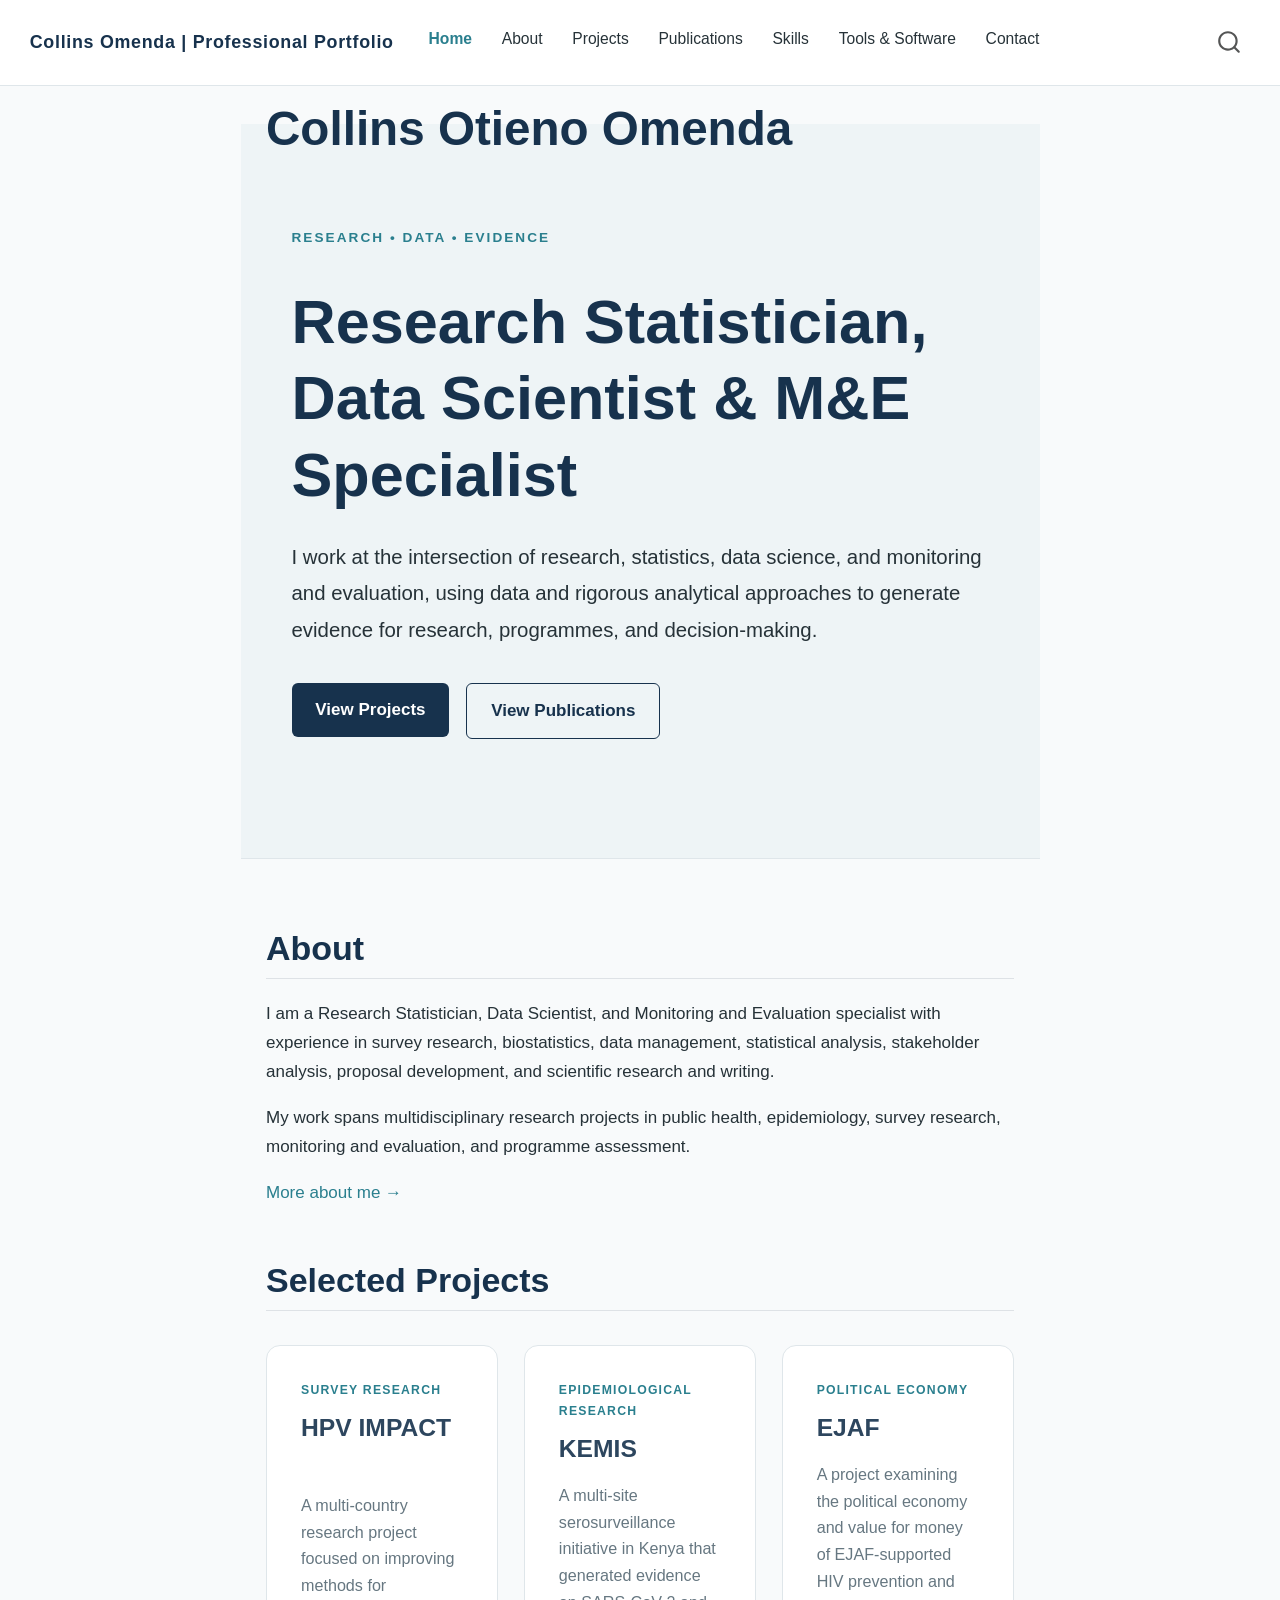
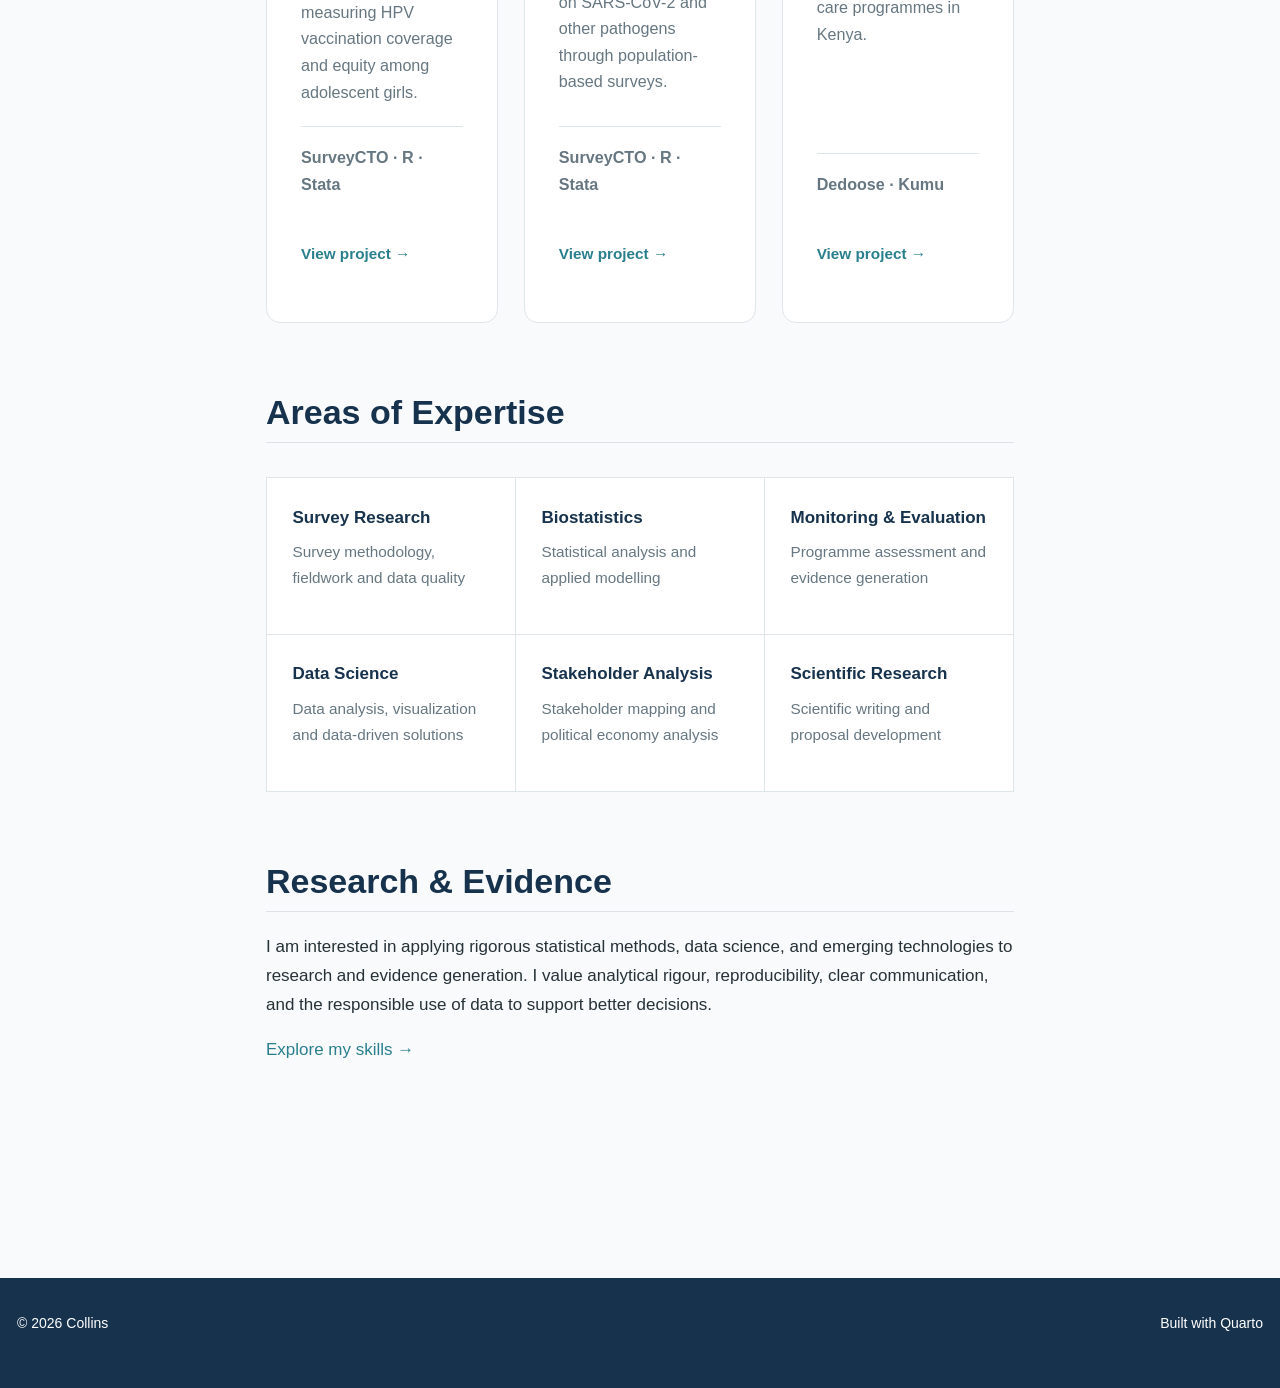
<file: index.html>
<!DOCTYPE html>
<html xmlns="http://www.w3.org/1999/xhtml" lang="en" xml:lang="en"><head>

<meta charset="utf-8">
<meta name="generator" content="quarto-1.10.18">

<meta name="viewport" content="width=device-width, initial-scale=1.0, user-scalable=yes">


<title>Collins Otieno Omenda – Collins Omenda | Professional Portfolio</title>
<style>
/* Default styles provided by pandoc.
** See https://pandoc.org/MANUAL.html#variables-for-html for config info.
*/
span.smallcaps{font-variant: small-caps;}
div.columns{display: flex; gap: 1.5em;}
div.column{flex: auto;}
@media screen {
div.columns{gap: min(4vw, 1.5em);}
div.column{overflow-x: auto;}
}
div.hanging-indent{margin-left: 1.5em; text-indent: -1.5em;}
ul.task-list{list-style: none;}
ul.task-list li input[type="checkbox"] {
  width: 0.8em;
  margin: 0 0.8em 0.2em -1em; /* quarto-specific, see https://github.com/quarto-dev/quarto-cli/issues/4556 */ 
  vertical-align: middle;
}
</style>


<script src="site_libs/quarto-nav/quarto-nav.js"></script>
<script src="site_libs/quarto-nav/headroom.min.js"></script>
<script src="site_libs/clipboard/clipboard.min.js"></script>
<script src="site_libs/quarto-search/autocomplete.umd.js"></script>
<script src="site_libs/quarto-search/fuse.min.js"></script>
<script src="site_libs/quarto-search/quarto-search.js"></script>
<meta name="quarto:offset" content="./">
<script src="site_libs/quarto-html/quarto.js" type="module"></script>
<script src="site_libs/quarto-html/tabsets/tabsets.js" type="module"></script>
<script src="site_libs/quarto-html/popper.min.js"></script>
<script src="site_libs/quarto-html/tippy.umd.min.js"></script>
<script src="site_libs/quarto-html/anchor.min.js"></script>
<link href="site_libs/quarto-html/tippy.css" rel="stylesheet">
<link href="site_libs/quarto-html/quarto-syntax-highlighting-64a204ab8560d761af7679ceaba22944.css" rel="stylesheet" id="quarto-text-highlighting-styles">
<script src="site_libs/bootstrap/bootstrap.min.js"></script>
<link href="site_libs/bootstrap/bootstrap-icons.css" rel="stylesheet">
<link href="site_libs/bootstrap/bootstrap-172ba59bd5e0b52282274ba0c0cc16fc.min.css" rel="stylesheet" append-hash="true" id="quarto-bootstrap" data-mode="light">
<script id="quarto-search-options" type="application/json">{
  "location": "navbar",
  "copy-button": false,
  "collapse-after": 3,
  "panel-placement": "end",
  "type": "overlay",
  "limit": 50,
  "keyboard-shortcut": [
    "f",
    "/",
    "s"
  ],
  "show-item-context": false,
  "language": {
    "search-no-results-text": "No results",
    "search-matching-documents-text": "matching documents",
    "search-copy-link-title": "Copy link to search",
    "search-hide-matches-text": "Hide additional matches",
    "search-more-match-text": "more match in this document",
    "search-more-matches-text": "more matches in this document",
    "search-clear-button-title": "Clear",
    "search-text-placeholder": "",
    "search-detached-cancel-button-title": "Cancel",
    "search-submit-button-title": "Submit",
    "search-label": "Search"
  }
}</script>
<style>html{ scroll-behavior: smooth; }</style>


<link rel="stylesheet" href="styles.css">
</head>

<body class="nav-fixed fullcontent quarto-light">

<div id="quarto-search-results"></div>
  <header id="quarto-header" class="headroom fixed-top">
    <nav class="navbar navbar-expand-lg " data-bs-theme="dark">
      <div class="navbar-container container-fluid">
      <div class="navbar-brand-container mx-auto">
    <a class="navbar-brand" href="./index.html">
    <span class="navbar-title">Collins Omenda | Professional Portfolio</span>
    </a>
  </div>
            <div id="quarto-search" class="" title="Search"></div>
          <button class="navbar-toggler" type="button" data-bs-toggle="collapse" data-bs-target="#navbarCollapse" aria-controls="navbarCollapse" role="menu" aria-expanded="false" aria-label="Toggle navigation" onclick="if (window.quartoToggleHeadroom) { window.quartoToggleHeadroom(); }">
  <span class="navbar-toggler-icon"></span>
</button>
          <div class="collapse navbar-collapse" id="navbarCollapse">
            <ul class="navbar-nav navbar-nav-scroll me-auto">
  <li class="nav-item">
    <a class="nav-link active" href="./index.html" aria-current="page"> 
<span class="menu-text">Home</span></a>
  </li>  
  <li class="nav-item">
    <a class="nav-link" href="./about.html"> 
<span class="menu-text">About</span></a>
  </li>  
  <li class="nav-item">
    <a class="nav-link" href="./projects.html"> 
<span class="menu-text">Projects</span></a>
  </li>  
  <li class="nav-item">
    <a class="nav-link" href="./publications.html"> 
<span class="menu-text">Publications</span></a>
  </li>  
  <li class="nav-item">
    <a class="nav-link" href="./skills.html"> 
<span class="menu-text">Skills</span></a>
  </li>  
  <li class="nav-item">
    <a class="nav-link" href="./tools.html"> 
<span class="menu-text">Tools &amp; Software</span></a>
  </li>  
  <li class="nav-item">
    <a class="nav-link" href="./contact.html"> 
<span class="menu-text">Contact</span></a>
  </li>  
</ul>
          </div> <!-- /navcollapse -->
            <div class="quarto-navbar-tools">
</div>
      </div> <!-- /container-fluid -->
    </nav>
</header>
<!-- content -->
<div id="quarto-content" class="quarto-container page-columns page-rows-contents page-layout-article page-navbar">
<!-- sidebar -->
<!-- margin-sidebar -->
    
<!-- main -->
<main class="content" id="quarto-document-content">

<header id="title-block-header" class="quarto-title-block default">
<div class="quarto-title">
<h1 class="title">Collins Otieno Omenda</h1>
</div>



<div class="quarto-title-meta">

    
  
    
  </div>
  


</header>


<div class="hero">
<div class="hero-content">
<div class="hero-eyebrow">
<p>RESEARCH • DATA • EVIDENCE</p>
</div>
<section id="research-statistician-data-scientist-me-specialist" class="level1">
<h1>Research Statistician, Data Scientist &amp; M&amp;E Specialist</h1>
<p class="hero-description">
I work at the intersection of research, statistics, data science, and monitoring and evaluation, using data and rigorous analytical approaches to generate evidence for research, programmes, and decision-making.
</p>
<div class="hero-buttons">
<p><a href="./projects.html" class="btn-primary">View Projects</a></p>
<p><a href="./publications.html" class="btn-secondary">View Publications</a></p>
</div>
</section>
</div>
</div>
<section id="about" class="level2">
<h2 class="anchored" data-anchor-id="about">About</h2>
<p>I am a Research Statistician, Data Scientist, and Monitoring and Evaluation specialist with experience in survey research, biostatistics, data management, statistical analysis, stakeholder analysis, proposal development, and scientific research and writing.</p>
<p>My work spans multidisciplinary research projects in public health, epidemiology, survey research, monitoring and evaluation, and programme assessment.</p>
<p><a href="./about.html">More about me →</a></p>
</section>
<section id="selected-projects" class="level2">
<h2 class="anchored" data-anchor-id="selected-projects">Selected Projects</h2>
<div class="project-grid">
<div class="project-card">
<div class="project-label">
SURVEY RESEARCH
</div>
<h3 class="anchored">
HPV IMPACT
</h3>
<p>
A multi-country research project focused on improving methods for measuring HPV vaccination coverage and equity among adolescent girls.
</p>
<div class="project-tools">
<p>SurveyCTO · R · Stata</p>
</div>
<p><a href="./projects.html">View project →</a></p>
</div>
<div class="project-card">
<div class="project-label">
EPIDEMIOLOGICAL RESEARCH
</div>
<h3 class="anchored">
KEMIS
</h3>
<p>
A multi-site serosurveillance initiative in Kenya that generated evidence on SARS-CoV-2 and other pathogens through population-based surveys.
</p>
<div class="project-tools">
<p>SurveyCTO · R · Stata</p>
</div>
<p><a href="./projects.html">View project →</a></p>
</div>
<div class="project-card">
<div class="project-label">
POLITICAL ECONOMY
</div>
<h3 class="anchored">
EJAF
</h3>
<p>
A project examining the political economy and value for money of EJAF-supported HIV prevention and care programmes in Kenya.
</p>
<div class="project-tools">
<p>Dedoose · Kumu</p>
</div>
<p><a href="./projects.html">View project →</a></p>
</div>
</div>
</section>
<section id="areas-of-expertise" class="level2">
<h2 class="anchored" data-anchor-id="areas-of-expertise">Areas of Expertise</h2>
<div class="expertise-grid">
<div>
<p><strong>Survey Research</strong> <span>Survey methodology, fieldwork and data quality</span></p>
</div>
<div>
<p><strong>Biostatistics</strong> <span>Statistical analysis and applied modelling</span></p>
</div>
<div>
<p><strong>Monitoring &amp; Evaluation</strong> <span>Programme assessment and evidence generation</span></p>
</div>
<div>
<p><strong>Data Science</strong> <span>Data analysis, visualization and data-driven solutions</span></p>
</div>
<div>
<p><strong>Stakeholder Analysis</strong> <span>Stakeholder mapping and political economy analysis</span></p>
</div>
<div>
<p><strong>Scientific Research</strong> <span>Scientific writing and proposal development</span></p>
</div>
</div>
</section>
<section id="research-evidence" class="level2">
<h2 class="anchored" data-anchor-id="research-evidence">Research &amp; Evidence</h2>
<p>I am interested in applying rigorous statistical methods, data science, and emerging technologies to research and evidence generation. I value analytical rigour, reproducibility, clear communication, and the responsible use of data to support better decisions.</p>
<p><a href="./skills.html">Explore my skills →</a></p>


</section>

</main> <!-- /main -->
<script id="quarto-html-after-body" type="application/javascript">
  window.document.addEventListener("DOMContentLoaded", function (event) {
    const icon = "";
    const anchorJS = new window.AnchorJS();
    anchorJS.options = {
      placement: 'right',
      icon: icon
    };
    anchorJS.add('.anchored');
    const isCodeAnnotation = (el) => {
      for (const clz of el.classList) {
        if (clz.startsWith('code-annotation-')) {                     
          return true;
        }
      }
      return false;
    }
    const onCopySuccess = function(e) {
      // button target
      const button = e.trigger;
      // don't keep focus
      button.blur();
      // flash "checked"
      button.classList.add('code-copy-button-checked');
      var currentTitle = button.getAttribute("title");
      button.setAttribute("title", "Copied!");
      let tooltip;
      if (window.bootstrap) {
        button.setAttribute("data-bs-toggle", "tooltip");
        button.setAttribute("data-bs-placement", "left");
        button.setAttribute("data-bs-title", "Copied!");
        tooltip = new bootstrap.Tooltip(button, 
          { trigger: "manual", 
            customClass: "code-copy-button-tooltip",
            offset: [0, -8]});
        tooltip.show();    
      }
      setTimeout(function() {
        if (tooltip) {
          tooltip.hide();
          button.removeAttribute("data-bs-title");
          button.removeAttribute("data-bs-toggle");
          button.removeAttribute("data-bs-placement");
        }
        button.setAttribute("title", currentTitle);
        button.classList.remove('code-copy-button-checked');
      }, 1000);
      // clear code selection
      e.clearSelection();
    }
    const getTextToCopy = function(trigger) {
      const outerScaffold = trigger.parentElement.cloneNode(true);
      const codeEl = outerScaffold.querySelector('code');
      for (const childEl of codeEl.children) {
        if (isCodeAnnotation(childEl)) {
          childEl.remove();
        }
      }
      return codeEl.innerText;
    }
    const clipboard = new window.ClipboardJS('.code-copy-button:not([data-in-quarto-modal])', {
      text: getTextToCopy
    });
    clipboard.on('success', onCopySuccess);
    if (window.document.getElementById('quarto-embedded-source-code-modal')) {
      const clipboardModal = new window.ClipboardJS('.code-copy-button[data-in-quarto-modal]', {
        text: getTextToCopy,
        container: window.document.getElementById('quarto-embedded-source-code-modal')
      });
      clipboardModal.on('success', onCopySuccess);
    }
      var localhostRegex = new RegExp(/^(?:http|https):\/\/localhost\:?[0-9]*\//);
      var mailtoRegex = new RegExp(/^mailto:/);
        var filterRegex = new RegExp("https:\/\/Collins-Omenda\.github\.io\/Collins-Omenda-Portfolio\/");
      var isInternal = (href) => {
          return filterRegex.test(href) || localhostRegex.test(href) || mailtoRegex.test(href);
      }
      // Inspect non-navigation links and adorn them if external
     var links = window.document.querySelectorAll('a[href]:not(.nav-link):not(.navbar-brand):not(.toc-action):not(.sidebar-link):not(.sidebar-item-toggle):not(.pagination-link):not(.no-external):not([aria-hidden]):not(.dropdown-item):not(.quarto-navigation-tool):not(.about-link)');
      for (var i=0; i<links.length; i++) {
        const link = links[i];
        if (!isInternal(link.href)) {
          // undo the damage that might have been done by quarto-nav.js in the case of
          // links that we want to consider external
          if (link.dataset.originalHref !== undefined) {
            link.href = link.dataset.originalHref;
          }
        }
      }
    function tippyHover(el, contentFn, onTriggerFn, onUntriggerFn) {
      const config = {
        allowHTML: true,
        maxWidth: 500,
        delay: 100,
        arrow: false,
        appendTo: function(el) {
            return el.parentElement;
        },
        interactive: true,
        interactiveBorder: 10,
        theme: 'quarto',
        placement: 'bottom-start',
      };
      if (contentFn) {
        config.content = contentFn;
      }
      if (onTriggerFn) {
        config.onTrigger = onTriggerFn;
      }
      if (onUntriggerFn) {
        config.onUntrigger = onUntriggerFn;
      }
      window.tippy(el, config); 
    }
    const noterefs = window.document.querySelectorAll('a[role="doc-noteref"]');
    for (var i=0; i<noterefs.length; i++) {
      const ref = noterefs[i];
      tippyHover(ref, function() {
        // use id or data attribute instead here
        let href = ref.getAttribute('data-footnote-href') || ref.getAttribute('href');
        try { href = new URL(href).hash; } catch {}
        const id = href.replace(/^#\/?/, "");
        const note = window.document.getElementById(id);
        if (note) {
          return note.innerHTML;
        } else {
          return "";
        }
      });
    }
    const xrefs = window.document.querySelectorAll('a.quarto-xref');
    const processXRef = (id, note) => {
      // Strip column container classes
      const stripColumnClz = (el) => {
        el.classList.remove("page-full", "page-columns");
        if (el.children) {
          for (const child of el.children) {
            stripColumnClz(child);
          }
        }
      }
      stripColumnClz(note)
      if (id === null || id.startsWith('sec-')) {
        // Special case sections, only their first couple elements
        const container = document.createElement("div");
        if (note.children && note.children.length > 2) {
          container.appendChild(note.children[0].cloneNode(true));
          for (let i = 1; i < note.children.length; i++) {
            const child = note.children[i];
            if (child.tagName === "P" && child.innerText === "") {
              continue;
            } else {
              container.appendChild(child.cloneNode(true));
              break;
            }
          }
          if (window.Quarto?.typesetMath) {
            window.Quarto.typesetMath(container);
          }
          return container.innerHTML
        } else {
          if (window.Quarto?.typesetMath) {
            window.Quarto.typesetMath(note);
          }
          return note.innerHTML;
        }
      } else {
        // Remove any anchor links if they are present
        const anchorLink = note.querySelector('a.anchorjs-link');
        if (anchorLink) {
          anchorLink.remove();
        }
        if (window.Quarto?.typesetMath) {
          window.Quarto.typesetMath(note);
        }
        if (note.classList.contains("callout")) {
          return note.outerHTML;
        } else {
          return note.innerHTML;
        }
      }
    }
    for (var i=0; i<xrefs.length; i++) {
      const xref = xrefs[i];
      tippyHover(xref, undefined, function(instance) {
        instance.disable();
        let url = xref.getAttribute('href');
        let hash = undefined; 
        if (url.startsWith('#')) {
          hash = url;
        } else {
          try { hash = new URL(url).hash; } catch {}
        }
        if (hash) {
          const id = hash.replace(/^#\/?/, "");
          const note = window.document.getElementById(id);
          if (note !== null) {
            try {
              const html = processXRef(id, note.cloneNode(true));
              instance.setContent(html);
            } finally {
              instance.enable();
              instance.show();
            }
          } else {
            // See if we can fetch this
            fetch(url.split('#')[0])
            .then(res => res.text())
            .then(html => {
              const parser = new DOMParser();
              const htmlDoc = parser.parseFromString(html, "text/html");
              const note = htmlDoc.getElementById(id);
              if (note !== null) {
                const html = processXRef(id, note);
                instance.setContent(html);
              } 
            }).finally(() => {
              instance.enable();
              instance.show();
            });
          }
        } else {
          // See if we can fetch a full url (with no hash to target)
          // This is a special case and we should probably do some content thinning / targeting
          fetch(url)
          .then(res => res.text())
          .then(html => {
            const parser = new DOMParser();
            const htmlDoc = parser.parseFromString(html, "text/html");
            const note = htmlDoc.querySelector('main.content');
            if (note !== null) {
              // This should only happen for chapter cross references
              // (since there is no id in the URL)
              // remove the first header
              if (note.children.length > 0 && note.children[0].tagName === "HEADER") {
                note.children[0].remove();
              }
              const html = processXRef(null, note);
              instance.setContent(html);
            } 
          }).finally(() => {
            instance.enable();
            instance.show();
          });
        }
      }, function(instance) {
      });
    }
        let selectedAnnoteEl;
        const selectorForAnnotation = ( cell, annotation) => {
          let cellAttr = 'data-code-cell="' + cell + '"';
          let lineAttr = 'data-code-annotation="' +  annotation + '"';
          const selector = 'span[' + cellAttr + '][' + lineAttr + ']';
          return selector;
        }
        const selectCodeLines = (annoteEl) => {
          const doc = window.document;
          const targetCell = annoteEl.getAttribute("data-target-cell");
          const targetAnnotation = annoteEl.getAttribute("data-target-annotation");
          const annoteSpan = window.document.querySelector(selectorForAnnotation(targetCell, targetAnnotation));
          const lines = annoteSpan.getAttribute("data-code-lines").split(",");
          const lineIds = lines.map((line) => {
            return targetCell + "-" + line;
          })
          let top = null;
          let height = null;
          let parent = null;
          if (lineIds.length > 0) {
              //compute the position of the single el (top and bottom and make a div)
              const el = window.document.getElementById(lineIds[0]);
              top = el.offsetTop;
              height = el.offsetHeight;
              parent = el.parentElement.parentElement;
            if (lineIds.length > 1) {
              const lastEl = window.document.getElementById(lineIds[lineIds.length - 1]);
              const bottom = lastEl.offsetTop + lastEl.offsetHeight;
              height = bottom - top;
            }
            if (top !== null && height !== null && parent !== null) {
              // cook up a div (if necessary) and position it 
              let div = window.document.getElementById("code-annotation-line-highlight");
              if (div === null) {
                div = window.document.createElement("div");
                div.setAttribute("id", "code-annotation-line-highlight");
                div.style.position = 'absolute';
                parent.appendChild(div);
              }
              div.style.top = top - 2 + "px";
              div.style.height = height + 4 + "px";
              div.style.left = 0;
              let gutterDiv = window.document.getElementById("code-annotation-line-highlight-gutter");
              if (gutterDiv === null) {
                gutterDiv = window.document.createElement("div");
                gutterDiv.setAttribute("id", "code-annotation-line-highlight-gutter");
                gutterDiv.style.position = 'absolute';
                const codeCell = window.document.getElementById(targetCell);
                const gutter = codeCell.querySelector('.code-annotation-gutter');
                gutter.appendChild(gutterDiv);
              }
              gutterDiv.style.top = top - 2 + "px";
              gutterDiv.style.height = height + 4 + "px";
            }
            selectedAnnoteEl = annoteEl;
          }
        };
        const unselectCodeLines = () => {
          const elementsIds = ["code-annotation-line-highlight", "code-annotation-line-highlight-gutter"];
          elementsIds.forEach((elId) => {
            const div = window.document.getElementById(elId);
            if (div) {
              div.remove();
            }
          });
          selectedAnnoteEl = undefined;
        };
          // Handle positioning of the toggle
      window.addEventListener(
        "resize",
        throttle(() => {
          elRect = undefined;
          if (selectedAnnoteEl) {
            selectCodeLines(selectedAnnoteEl);
          }
        }, 10)
      );
      function throttle(fn, ms) {
      let throttle = false;
      let timer;
        return (...args) => {
          if(!throttle) { // first call gets through
              fn.apply(this, args);
              throttle = true;
          } else { // all the others get throttled
              if(timer) clearTimeout(timer); // cancel #2
              timer = setTimeout(() => {
                fn.apply(this, args);
                timer = throttle = false;
              }, ms);
          }
        };
      }
        // Attach click handler to the DT
        const annoteDls = window.document.querySelectorAll('dt[data-target-cell]');
        for (const annoteDlNode of annoteDls) {
          annoteDlNode.addEventListener('click', (event) => {
            const clickedEl = event.target;
            if (clickedEl !== selectedAnnoteEl) {
              unselectCodeLines();
              const activeEl = window.document.querySelector('dt[data-target-cell].code-annotation-active');
              if (activeEl) {
                activeEl.classList.remove('code-annotation-active');
              }
              selectCodeLines(clickedEl);
              clickedEl.classList.add('code-annotation-active');
            } else {
              // Unselect the line
              unselectCodeLines();
              clickedEl.classList.remove('code-annotation-active');
            }
          });
        }
    const findCites = (el) => {
      const parentEl = el.parentElement;
      if (parentEl) {
        const cites = parentEl.dataset.cites;
        if (cites) {
          return {
            el,
            cites: cites.split(' ')
          };
        } else {
          return findCites(el.parentElement)
        }
      } else {
        return undefined;
      }
    };
    var bibliorefs = window.document.querySelectorAll('a[role="doc-biblioref"]');
    for (var i=0; i<bibliorefs.length; i++) {
      const ref = bibliorefs[i];
      const citeInfo = findCites(ref);
      if (citeInfo) {
        tippyHover(citeInfo.el, function() {
          var popup = window.document.createElement('div');
          citeInfo.cites.forEach(function(cite) {
            var citeDiv = window.document.createElement('div');
            citeDiv.classList.add('hanging-indent');
            citeDiv.classList.add('csl-entry');
            var biblioDiv = window.document.getElementById('ref-' + cite);
            if (biblioDiv) {
              citeDiv.innerHTML = biblioDiv.innerHTML;
            }
            popup.appendChild(citeDiv);
          });
          return popup.innerHTML;
        });
      }
    }
  });
  </script>
</div> <!-- /content -->
<footer class="footer">
  <div class="nav-footer">
    <div class="nav-footer-left">
<p>© 2026 Collins</p>
</div>   
    <div class="nav-footer-center">
      &nbsp;
    </div>
    <div class="nav-footer-right">
<p>Built with Quarto</p>
</div>
  </div>
</footer>




<script src="site_libs/quarto-html/zenscroll-min.js"></script>
</body></html>
</file>
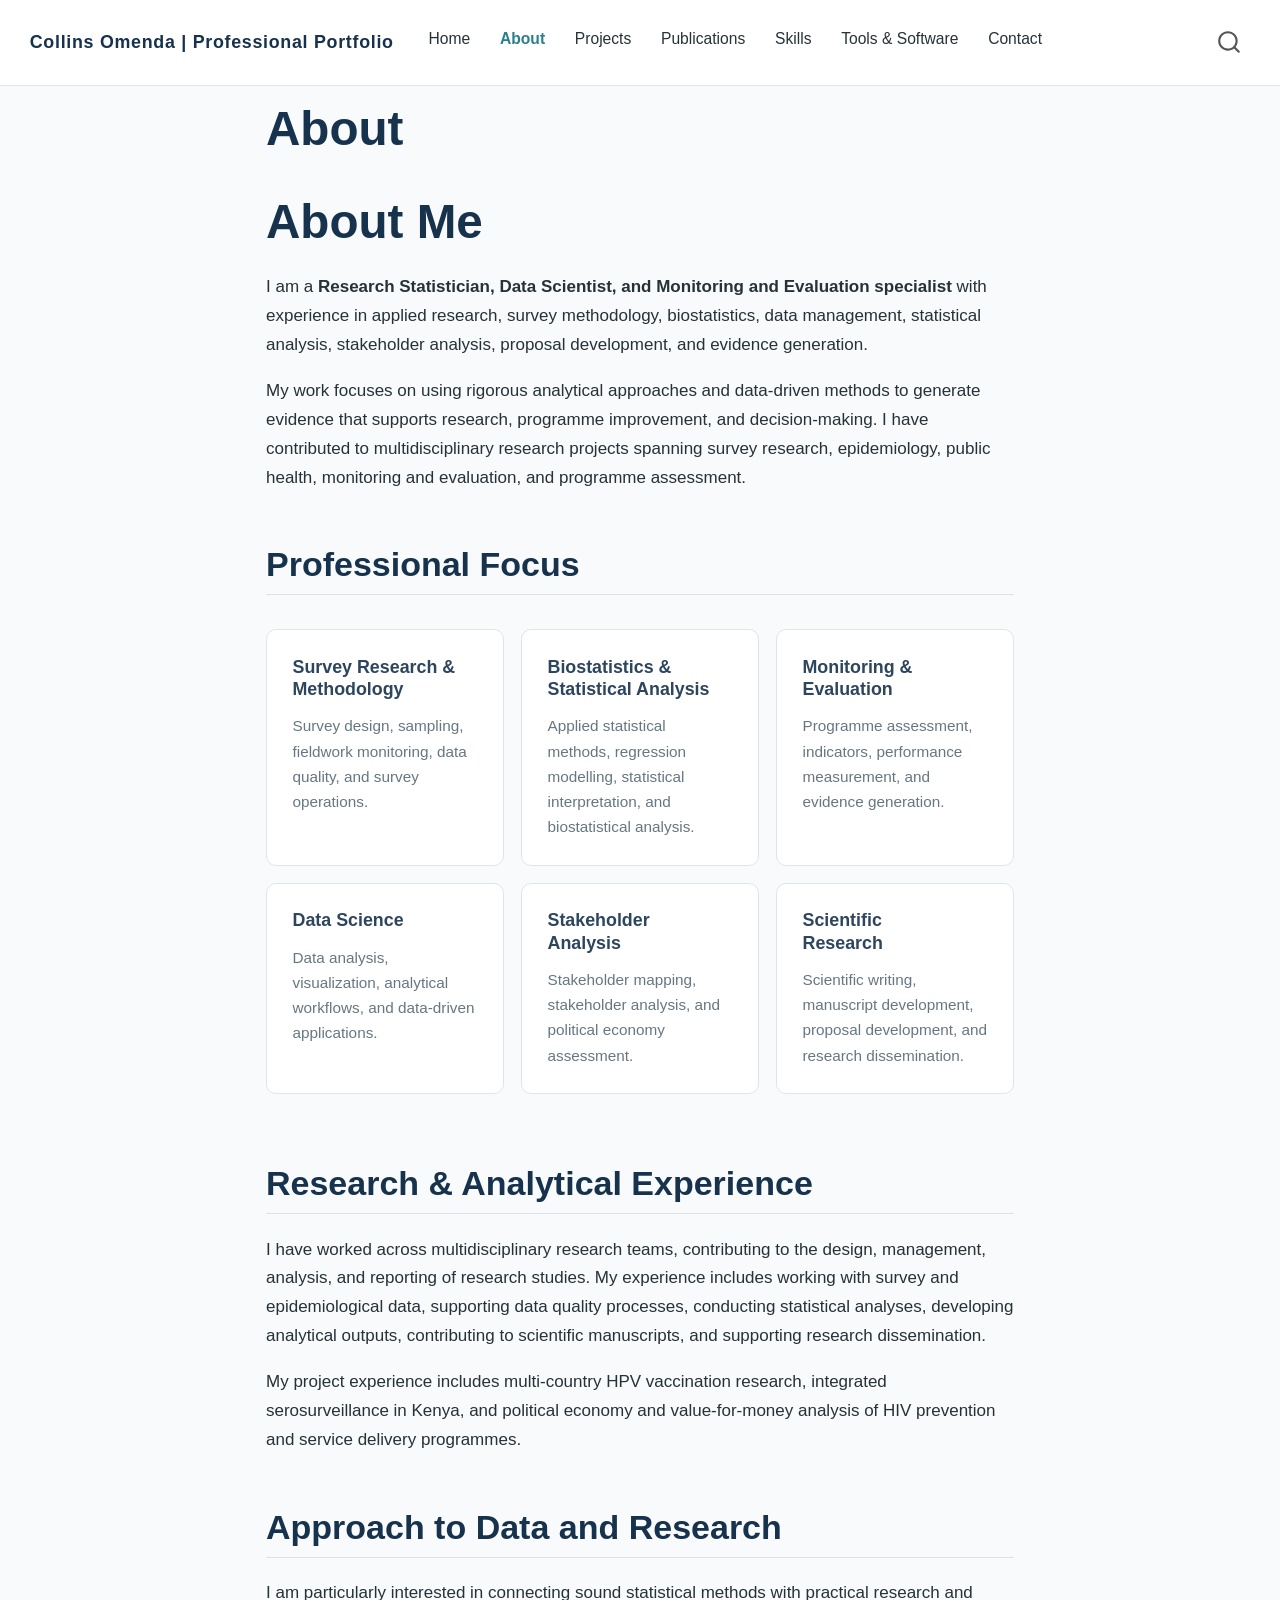
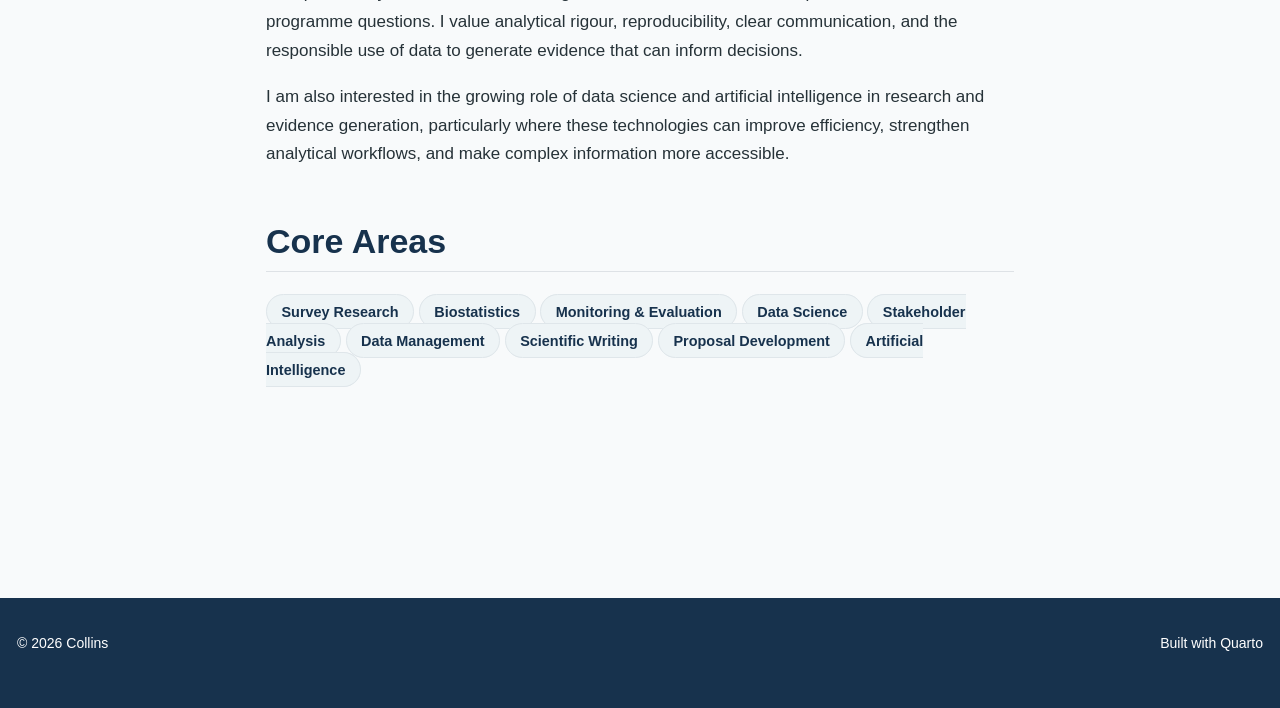
<file: about.html>
<!DOCTYPE html>
<html xmlns="http://www.w3.org/1999/xhtml" lang="en" xml:lang="en"><head>

<meta charset="utf-8">
<meta name="generator" content="quarto-1.10.18">

<meta name="viewport" content="width=device-width, initial-scale=1.0, user-scalable=yes">


<title>About – Collins Omenda | Professional Portfolio</title>
<style>
/* Default styles provided by pandoc.
** See https://pandoc.org/MANUAL.html#variables-for-html for config info.
*/
span.smallcaps{font-variant: small-caps;}
div.columns{display: flex; gap: 1.5em;}
div.column{flex: auto;}
@media screen {
div.columns{gap: min(4vw, 1.5em);}
div.column{overflow-x: auto;}
}
div.hanging-indent{margin-left: 1.5em; text-indent: -1.5em;}
ul.task-list{list-style: none;}
ul.task-list li input[type="checkbox"] {
  width: 0.8em;
  margin: 0 0.8em 0.2em -1em; /* quarto-specific, see https://github.com/quarto-dev/quarto-cli/issues/4556 */ 
  vertical-align: middle;
}
</style>


<script src="site_libs/quarto-nav/quarto-nav.js"></script>
<script src="site_libs/quarto-nav/headroom.min.js"></script>
<script src="site_libs/clipboard/clipboard.min.js"></script>
<script src="site_libs/quarto-search/autocomplete.umd.js"></script>
<script src="site_libs/quarto-search/fuse.min.js"></script>
<script src="site_libs/quarto-search/quarto-search.js"></script>
<meta name="quarto:offset" content="./">
<script src="site_libs/quarto-html/quarto.js" type="module"></script>
<script src="site_libs/quarto-html/tabsets/tabsets.js" type="module"></script>
<script src="site_libs/quarto-html/popper.min.js"></script>
<script src="site_libs/quarto-html/tippy.umd.min.js"></script>
<script src="site_libs/quarto-html/anchor.min.js"></script>
<link href="site_libs/quarto-html/tippy.css" rel="stylesheet">
<link href="site_libs/quarto-html/quarto-syntax-highlighting-64a204ab8560d761af7679ceaba22944.css" rel="stylesheet" id="quarto-text-highlighting-styles">
<script src="site_libs/bootstrap/bootstrap.min.js"></script>
<link href="site_libs/bootstrap/bootstrap-icons.css" rel="stylesheet">
<link href="site_libs/bootstrap/bootstrap-172ba59bd5e0b52282274ba0c0cc16fc.min.css" rel="stylesheet" append-hash="true" id="quarto-bootstrap" data-mode="light">
<script id="quarto-search-options" type="application/json">{
  "location": "navbar",
  "copy-button": false,
  "collapse-after": 3,
  "panel-placement": "end",
  "type": "overlay",
  "limit": 50,
  "keyboard-shortcut": [
    "f",
    "/",
    "s"
  ],
  "show-item-context": false,
  "language": {
    "search-no-results-text": "No results",
    "search-matching-documents-text": "matching documents",
    "search-copy-link-title": "Copy link to search",
    "search-hide-matches-text": "Hide additional matches",
    "search-more-match-text": "more match in this document",
    "search-more-matches-text": "more matches in this document",
    "search-clear-button-title": "Clear",
    "search-text-placeholder": "",
    "search-detached-cancel-button-title": "Cancel",
    "search-submit-button-title": "Submit",
    "search-label": "Search"
  }
}</script>
<style>html{ scroll-behavior: smooth; }</style>


<link rel="stylesheet" href="styles.css">
</head>

<body class="nav-fixed fullcontent quarto-light">

<div id="quarto-search-results"></div>
  <header id="quarto-header" class="headroom fixed-top">
    <nav class="navbar navbar-expand-lg " data-bs-theme="dark">
      <div class="navbar-container container-fluid">
      <div class="navbar-brand-container mx-auto">
    <a class="navbar-brand" href="./index.html">
    <span class="navbar-title">Collins Omenda | Professional Portfolio</span>
    </a>
  </div>
            <div id="quarto-search" class="" title="Search"></div>
          <button class="navbar-toggler" type="button" data-bs-toggle="collapse" data-bs-target="#navbarCollapse" aria-controls="navbarCollapse" role="menu" aria-expanded="false" aria-label="Toggle navigation" onclick="if (window.quartoToggleHeadroom) { window.quartoToggleHeadroom(); }">
  <span class="navbar-toggler-icon"></span>
</button>
          <div class="collapse navbar-collapse" id="navbarCollapse">
            <ul class="navbar-nav navbar-nav-scroll me-auto">
  <li class="nav-item">
    <a class="nav-link" href="./index.html"> 
<span class="menu-text">Home</span></a>
  </li>  
  <li class="nav-item">
    <a class="nav-link active" href="./about.html" aria-current="page"> 
<span class="menu-text">About</span></a>
  </li>  
  <li class="nav-item">
    <a class="nav-link" href="./projects.html"> 
<span class="menu-text">Projects</span></a>
  </li>  
  <li class="nav-item">
    <a class="nav-link" href="./publications.html"> 
<span class="menu-text">Publications</span></a>
  </li>  
  <li class="nav-item">
    <a class="nav-link" href="./skills.html"> 
<span class="menu-text">Skills</span></a>
  </li>  
  <li class="nav-item">
    <a class="nav-link" href="./tools.html"> 
<span class="menu-text">Tools &amp; Software</span></a>
  </li>  
  <li class="nav-item">
    <a class="nav-link" href="./contact.html"> 
<span class="menu-text">Contact</span></a>
  </li>  
</ul>
          </div> <!-- /navcollapse -->
            <div class="quarto-navbar-tools">
</div>
      </div> <!-- /container-fluid -->
    </nav>
</header>
<!-- content -->
<div id="quarto-content" class="quarto-container page-columns page-rows-contents page-layout-article page-navbar">
<!-- sidebar -->
<!-- margin-sidebar -->
    
<!-- main -->
<main class="content" id="quarto-document-content">

<header id="title-block-header" class="quarto-title-block default">
<div class="quarto-title">
<h1 class="title">About</h1>
</div>



<div class="quarto-title-meta">

    
  
    
  </div>
  


</header>


<section id="about-me" class="level1">
<h1>About Me</h1>
<p>I am a <strong>Research Statistician, Data Scientist, and Monitoring and Evaluation specialist</strong> with experience in applied research, survey methodology, biostatistics, data management, statistical analysis, stakeholder analysis, proposal development, and evidence generation.</p>
<p>My work focuses on using rigorous analytical approaches and data-driven methods to generate evidence that supports research, programme improvement, and decision-making. I have contributed to multidisciplinary research projects spanning survey research, epidemiology, public health, monitoring and evaluation, and programme assessment.</p>
<section id="professional-focus" class="level2">
<h2 class="anchored" data-anchor-id="professional-focus">Professional Focus</h2>
<div class="about-focus-grid">
<section id="survey-research-methodology" class="level3 about-focus-card">
<h3 class="anchored" data-anchor-id="survey-research-methodology">Survey Research &amp; Methodology</h3>
<p>Survey design, sampling, fieldwork monitoring, data quality, and survey operations.</p>
</section>
<section id="biostatistics-statistical-analysis" class="level3 about-focus-card">
<h3 class="anchored" data-anchor-id="biostatistics-statistical-analysis">Biostatistics &amp; Statistical Analysis</h3>
<p>Applied statistical methods, regression modelling, statistical interpretation, and biostatistical analysis.</p>
</section>
<section id="monitoring-evaluation" class="level3 about-focus-card">
<h3 class="anchored" data-anchor-id="monitoring-evaluation">Monitoring &amp; Evaluation</h3>
<p>Programme assessment, indicators, performance measurement, and evidence generation.</p>
</section>
<section id="data-science" class="level3 about-focus-card">
<h3 class="anchored" data-anchor-id="data-science">Data Science</h3>
<p>Data analysis, visualization, analytical workflows, and data-driven applications.</p>
</section>
<section id="stakeholder-analysis" class="level3 about-focus-card">
<h3 class="anchored" data-anchor-id="stakeholder-analysis">Stakeholder Analysis</h3>
<p>Stakeholder mapping, stakeholder analysis, and political economy assessment.</p>
</section>
<section id="scientific-research" class="level3 about-focus-card">
<h3 class="anchored" data-anchor-id="scientific-research">Scientific Research</h3>
<p>Scientific writing, manuscript development, proposal development, and research dissemination.</p>
</section>
</div>
</section>
<section id="research-analytical-experience" class="level2">
<h2 class="anchored" data-anchor-id="research-analytical-experience">Research &amp; Analytical Experience</h2>
<p>I have worked across multidisciplinary research teams, contributing to the design, management, analysis, and reporting of research studies. My experience includes working with survey and epidemiological data, supporting data quality processes, conducting statistical analyses, developing analytical outputs, contributing to scientific manuscripts, and supporting research dissemination.</p>
<p>My project experience includes multi-country HPV vaccination research, integrated serosurveillance in Kenya, and political economy and value-for-money analysis of HIV prevention and service delivery programmes.</p>
</section>
<section id="approach-to-data-and-research" class="level2">
<h2 class="anchored" data-anchor-id="approach-to-data-and-research">Approach to Data and Research</h2>
<p>I am particularly interested in connecting sound statistical methods with practical research and programme questions. I value analytical rigour, reproducibility, clear communication, and the responsible use of data to generate evidence that can inform decisions.</p>
<p>I am also interested in the growing role of data science and artificial intelligence in research and evidence generation, particularly where these technologies can improve efficiency, strengthen analytical workflows, and make complex information more accessible.</p>
</section>
<section id="core-areas" class="level2">
<h2 class="anchored" data-anchor-id="core-areas">Core Areas</h2>
<div class="about-tags">
<p><span>Survey Research</span> <span>Biostatistics</span> <span>Monitoring &amp; Evaluation</span> <span>Data Science</span> <span>Stakeholder Analysis</span> <span>Data Management</span> <span>Scientific Writing</span> <span>Proposal Development</span> <span>Artificial Intelligence</span></p>
</div>


</section>
</section>

</main> <!-- /main -->
<script id="quarto-html-after-body" type="application/javascript">
  window.document.addEventListener("DOMContentLoaded", function (event) {
    const icon = "";
    const anchorJS = new window.AnchorJS();
    anchorJS.options = {
      placement: 'right',
      icon: icon
    };
    anchorJS.add('.anchored');
    const isCodeAnnotation = (el) => {
      for (const clz of el.classList) {
        if (clz.startsWith('code-annotation-')) {                     
          return true;
        }
      }
      return false;
    }
    const onCopySuccess = function(e) {
      // button target
      const button = e.trigger;
      // don't keep focus
      button.blur();
      // flash "checked"
      button.classList.add('code-copy-button-checked');
      var currentTitle = button.getAttribute("title");
      button.setAttribute("title", "Copied!");
      let tooltip;
      if (window.bootstrap) {
        button.setAttribute("data-bs-toggle", "tooltip");
        button.setAttribute("data-bs-placement", "left");
        button.setAttribute("data-bs-title", "Copied!");
        tooltip = new bootstrap.Tooltip(button, 
          { trigger: "manual", 
            customClass: "code-copy-button-tooltip",
            offset: [0, -8]});
        tooltip.show();    
      }
      setTimeout(function() {
        if (tooltip) {
          tooltip.hide();
          button.removeAttribute("data-bs-title");
          button.removeAttribute("data-bs-toggle");
          button.removeAttribute("data-bs-placement");
        }
        button.setAttribute("title", currentTitle);
        button.classList.remove('code-copy-button-checked');
      }, 1000);
      // clear code selection
      e.clearSelection();
    }
    const getTextToCopy = function(trigger) {
      const outerScaffold = trigger.parentElement.cloneNode(true);
      const codeEl = outerScaffold.querySelector('code');
      for (const childEl of codeEl.children) {
        if (isCodeAnnotation(childEl)) {
          childEl.remove();
        }
      }
      return codeEl.innerText;
    }
    const clipboard = new window.ClipboardJS('.code-copy-button:not([data-in-quarto-modal])', {
      text: getTextToCopy
    });
    clipboard.on('success', onCopySuccess);
    if (window.document.getElementById('quarto-embedded-source-code-modal')) {
      const clipboardModal = new window.ClipboardJS('.code-copy-button[data-in-quarto-modal]', {
        text: getTextToCopy,
        container: window.document.getElementById('quarto-embedded-source-code-modal')
      });
      clipboardModal.on('success', onCopySuccess);
    }
      var localhostRegex = new RegExp(/^(?:http|https):\/\/localhost\:?[0-9]*\//);
      var mailtoRegex = new RegExp(/^mailto:/);
        var filterRegex = new RegExp("https:\/\/Collins-Omenda\.github\.io\/Collins-Omenda-Portfolio\/");
      var isInternal = (href) => {
          return filterRegex.test(href) || localhostRegex.test(href) || mailtoRegex.test(href);
      }
      // Inspect non-navigation links and adorn them if external
     var links = window.document.querySelectorAll('a[href]:not(.nav-link):not(.navbar-brand):not(.toc-action):not(.sidebar-link):not(.sidebar-item-toggle):not(.pagination-link):not(.no-external):not([aria-hidden]):not(.dropdown-item):not(.quarto-navigation-tool):not(.about-link)');
      for (var i=0; i<links.length; i++) {
        const link = links[i];
        if (!isInternal(link.href)) {
          // undo the damage that might have been done by quarto-nav.js in the case of
          // links that we want to consider external
          if (link.dataset.originalHref !== undefined) {
            link.href = link.dataset.originalHref;
          }
        }
      }
    function tippyHover(el, contentFn, onTriggerFn, onUntriggerFn) {
      const config = {
        allowHTML: true,
        maxWidth: 500,
        delay: 100,
        arrow: false,
        appendTo: function(el) {
            return el.parentElement;
        },
        interactive: true,
        interactiveBorder: 10,
        theme: 'quarto',
        placement: 'bottom-start',
      };
      if (contentFn) {
        config.content = contentFn;
      }
      if (onTriggerFn) {
        config.onTrigger = onTriggerFn;
      }
      if (onUntriggerFn) {
        config.onUntrigger = onUntriggerFn;
      }
      window.tippy(el, config); 
    }
    const noterefs = window.document.querySelectorAll('a[role="doc-noteref"]');
    for (var i=0; i<noterefs.length; i++) {
      const ref = noterefs[i];
      tippyHover(ref, function() {
        // use id or data attribute instead here
        let href = ref.getAttribute('data-footnote-href') || ref.getAttribute('href');
        try { href = new URL(href).hash; } catch {}
        const id = href.replace(/^#\/?/, "");
        const note = window.document.getElementById(id);
        if (note) {
          return note.innerHTML;
        } else {
          return "";
        }
      });
    }
    const xrefs = window.document.querySelectorAll('a.quarto-xref');
    const processXRef = (id, note) => {
      // Strip column container classes
      const stripColumnClz = (el) => {
        el.classList.remove("page-full", "page-columns");
        if (el.children) {
          for (const child of el.children) {
            stripColumnClz(child);
          }
        }
      }
      stripColumnClz(note)
      if (id === null || id.startsWith('sec-')) {
        // Special case sections, only their first couple elements
        const container = document.createElement("div");
        if (note.children && note.children.length > 2) {
          container.appendChild(note.children[0].cloneNode(true));
          for (let i = 1; i < note.children.length; i++) {
            const child = note.children[i];
            if (child.tagName === "P" && child.innerText === "") {
              continue;
            } else {
              container.appendChild(child.cloneNode(true));
              break;
            }
          }
          if (window.Quarto?.typesetMath) {
            window.Quarto.typesetMath(container);
          }
          return container.innerHTML
        } else {
          if (window.Quarto?.typesetMath) {
            window.Quarto.typesetMath(note);
          }
          return note.innerHTML;
        }
      } else {
        // Remove any anchor links if they are present
        const anchorLink = note.querySelector('a.anchorjs-link');
        if (anchorLink) {
          anchorLink.remove();
        }
        if (window.Quarto?.typesetMath) {
          window.Quarto.typesetMath(note);
        }
        if (note.classList.contains("callout")) {
          return note.outerHTML;
        } else {
          return note.innerHTML;
        }
      }
    }
    for (var i=0; i<xrefs.length; i++) {
      const xref = xrefs[i];
      tippyHover(xref, undefined, function(instance) {
        instance.disable();
        let url = xref.getAttribute('href');
        let hash = undefined; 
        if (url.startsWith('#')) {
          hash = url;
        } else {
          try { hash = new URL(url).hash; } catch {}
        }
        if (hash) {
          const id = hash.replace(/^#\/?/, "");
          const note = window.document.getElementById(id);
          if (note !== null) {
            try {
              const html = processXRef(id, note.cloneNode(true));
              instance.setContent(html);
            } finally {
              instance.enable();
              instance.show();
            }
          } else {
            // See if we can fetch this
            fetch(url.split('#')[0])
            .then(res => res.text())
            .then(html => {
              const parser = new DOMParser();
              const htmlDoc = parser.parseFromString(html, "text/html");
              const note = htmlDoc.getElementById(id);
              if (note !== null) {
                const html = processXRef(id, note);
                instance.setContent(html);
              } 
            }).finally(() => {
              instance.enable();
              instance.show();
            });
          }
        } else {
          // See if we can fetch a full url (with no hash to target)
          // This is a special case and we should probably do some content thinning / targeting
          fetch(url)
          .then(res => res.text())
          .then(html => {
            const parser = new DOMParser();
            const htmlDoc = parser.parseFromString(html, "text/html");
            const note = htmlDoc.querySelector('main.content');
            if (note !== null) {
              // This should only happen for chapter cross references
              // (since there is no id in the URL)
              // remove the first header
              if (note.children.length > 0 && note.children[0].tagName === "HEADER") {
                note.children[0].remove();
              }
              const html = processXRef(null, note);
              instance.setContent(html);
            } 
          }).finally(() => {
            instance.enable();
            instance.show();
          });
        }
      }, function(instance) {
      });
    }
        let selectedAnnoteEl;
        const selectorForAnnotation = ( cell, annotation) => {
          let cellAttr = 'data-code-cell="' + cell + '"';
          let lineAttr = 'data-code-annotation="' +  annotation + '"';
          const selector = 'span[' + cellAttr + '][' + lineAttr + ']';
          return selector;
        }
        const selectCodeLines = (annoteEl) => {
          const doc = window.document;
          const targetCell = annoteEl.getAttribute("data-target-cell");
          const targetAnnotation = annoteEl.getAttribute("data-target-annotation");
          const annoteSpan = window.document.querySelector(selectorForAnnotation(targetCell, targetAnnotation));
          const lines = annoteSpan.getAttribute("data-code-lines").split(",");
          const lineIds = lines.map((line) => {
            return targetCell + "-" + line;
          })
          let top = null;
          let height = null;
          let parent = null;
          if (lineIds.length > 0) {
              //compute the position of the single el (top and bottom and make a div)
              const el = window.document.getElementById(lineIds[0]);
              top = el.offsetTop;
              height = el.offsetHeight;
              parent = el.parentElement.parentElement;
            if (lineIds.length > 1) {
              const lastEl = window.document.getElementById(lineIds[lineIds.length - 1]);
              const bottom = lastEl.offsetTop + lastEl.offsetHeight;
              height = bottom - top;
            }
            if (top !== null && height !== null && parent !== null) {
              // cook up a div (if necessary) and position it 
              let div = window.document.getElementById("code-annotation-line-highlight");
              if (div === null) {
                div = window.document.createElement("div");
                div.setAttribute("id", "code-annotation-line-highlight");
                div.style.position = 'absolute';
                parent.appendChild(div);
              }
              div.style.top = top - 2 + "px";
              div.style.height = height + 4 + "px";
              div.style.left = 0;
              let gutterDiv = window.document.getElementById("code-annotation-line-highlight-gutter");
              if (gutterDiv === null) {
                gutterDiv = window.document.createElement("div");
                gutterDiv.setAttribute("id", "code-annotation-line-highlight-gutter");
                gutterDiv.style.position = 'absolute';
                const codeCell = window.document.getElementById(targetCell);
                const gutter = codeCell.querySelector('.code-annotation-gutter');
                gutter.appendChild(gutterDiv);
              }
              gutterDiv.style.top = top - 2 + "px";
              gutterDiv.style.height = height + 4 + "px";
            }
            selectedAnnoteEl = annoteEl;
          }
        };
        const unselectCodeLines = () => {
          const elementsIds = ["code-annotation-line-highlight", "code-annotation-line-highlight-gutter"];
          elementsIds.forEach((elId) => {
            const div = window.document.getElementById(elId);
            if (div) {
              div.remove();
            }
          });
          selectedAnnoteEl = undefined;
        };
          // Handle positioning of the toggle
      window.addEventListener(
        "resize",
        throttle(() => {
          elRect = undefined;
          if (selectedAnnoteEl) {
            selectCodeLines(selectedAnnoteEl);
          }
        }, 10)
      );
      function throttle(fn, ms) {
      let throttle = false;
      let timer;
        return (...args) => {
          if(!throttle) { // first call gets through
              fn.apply(this, args);
              throttle = true;
          } else { // all the others get throttled
              if(timer) clearTimeout(timer); // cancel #2
              timer = setTimeout(() => {
                fn.apply(this, args);
                timer = throttle = false;
              }, ms);
          }
        };
      }
        // Attach click handler to the DT
        const annoteDls = window.document.querySelectorAll('dt[data-target-cell]');
        for (const annoteDlNode of annoteDls) {
          annoteDlNode.addEventListener('click', (event) => {
            const clickedEl = event.target;
            if (clickedEl !== selectedAnnoteEl) {
              unselectCodeLines();
              const activeEl = window.document.querySelector('dt[data-target-cell].code-annotation-active');
              if (activeEl) {
                activeEl.classList.remove('code-annotation-active');
              }
              selectCodeLines(clickedEl);
              clickedEl.classList.add('code-annotation-active');
            } else {
              // Unselect the line
              unselectCodeLines();
              clickedEl.classList.remove('code-annotation-active');
            }
          });
        }
    const findCites = (el) => {
      const parentEl = el.parentElement;
      if (parentEl) {
        const cites = parentEl.dataset.cites;
        if (cites) {
          return {
            el,
            cites: cites.split(' ')
          };
        } else {
          return findCites(el.parentElement)
        }
      } else {
        return undefined;
      }
    };
    var bibliorefs = window.document.querySelectorAll('a[role="doc-biblioref"]');
    for (var i=0; i<bibliorefs.length; i++) {
      const ref = bibliorefs[i];
      const citeInfo = findCites(ref);
      if (citeInfo) {
        tippyHover(citeInfo.el, function() {
          var popup = window.document.createElement('div');
          citeInfo.cites.forEach(function(cite) {
            var citeDiv = window.document.createElement('div');
            citeDiv.classList.add('hanging-indent');
            citeDiv.classList.add('csl-entry');
            var biblioDiv = window.document.getElementById('ref-' + cite);
            if (biblioDiv) {
              citeDiv.innerHTML = biblioDiv.innerHTML;
            }
            popup.appendChild(citeDiv);
          });
          return popup.innerHTML;
        });
      }
    }
  });
  </script>
</div> <!-- /content -->
<footer class="footer">
  <div class="nav-footer">
    <div class="nav-footer-left">
<p>© 2026 Collins</p>
</div>   
    <div class="nav-footer-center">
      &nbsp;
    </div>
    <div class="nav-footer-right">
<p>Built with Quarto</p>
</div>
  </div>
</footer>




<script src="site_libs/quarto-html/zenscroll-min.js"></script>
</body></html>
</file>
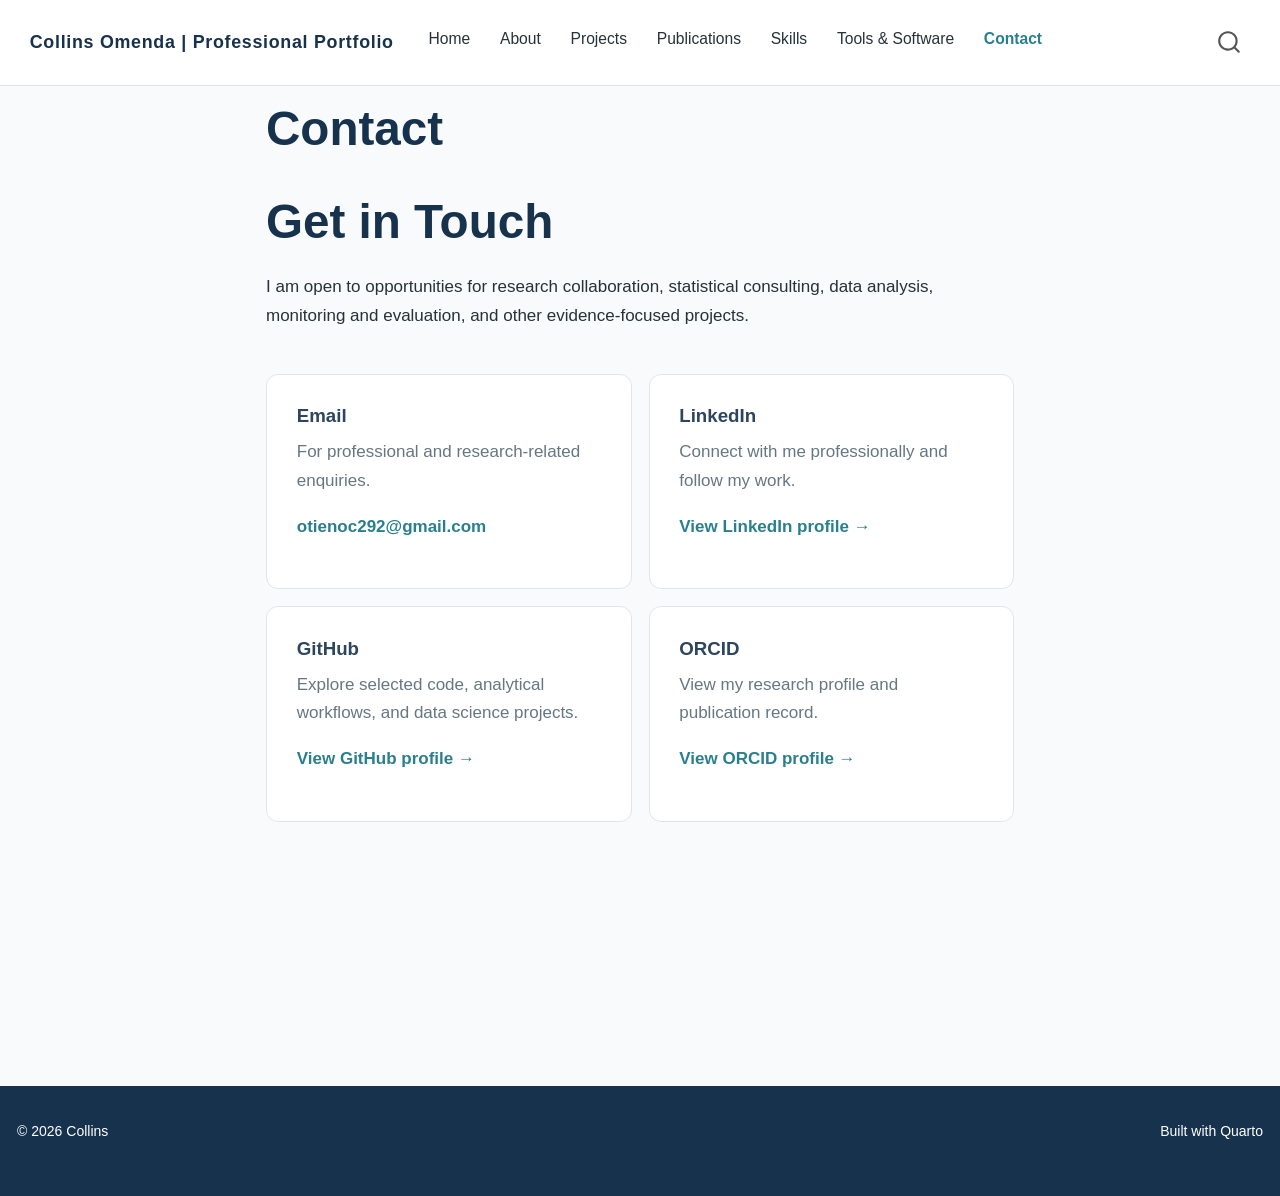
<file: contact.html>
<!DOCTYPE html>
<html xmlns="http://www.w3.org/1999/xhtml" lang="en" xml:lang="en"><head>

<meta charset="utf-8">
<meta name="generator" content="quarto-1.10.18">

<meta name="viewport" content="width=device-width, initial-scale=1.0, user-scalable=yes">


<title>Contact – Collins Omenda | Professional Portfolio</title>
<style>
/* Default styles provided by pandoc.
** See https://pandoc.org/MANUAL.html#variables-for-html for config info.
*/
span.smallcaps{font-variant: small-caps;}
div.columns{display: flex; gap: 1.5em;}
div.column{flex: auto;}
@media screen {
div.columns{gap: min(4vw, 1.5em);}
div.column{overflow-x: auto;}
}
div.hanging-indent{margin-left: 1.5em; text-indent: -1.5em;}
ul.task-list{list-style: none;}
ul.task-list li input[type="checkbox"] {
  width: 0.8em;
  margin: 0 0.8em 0.2em -1em; /* quarto-specific, see https://github.com/quarto-dev/quarto-cli/issues/4556 */ 
  vertical-align: middle;
}
</style>


<script src="site_libs/quarto-nav/quarto-nav.js"></script>
<script src="site_libs/quarto-nav/headroom.min.js"></script>
<script src="site_libs/clipboard/clipboard.min.js"></script>
<script src="site_libs/quarto-search/autocomplete.umd.js"></script>
<script src="site_libs/quarto-search/fuse.min.js"></script>
<script src="site_libs/quarto-search/quarto-search.js"></script>
<meta name="quarto:offset" content="./">
<script src="site_libs/quarto-html/quarto.js" type="module"></script>
<script src="site_libs/quarto-html/tabsets/tabsets.js" type="module"></script>
<script src="site_libs/quarto-html/popper.min.js"></script>
<script src="site_libs/quarto-html/tippy.umd.min.js"></script>
<script src="site_libs/quarto-html/anchor.min.js"></script>
<link href="site_libs/quarto-html/tippy.css" rel="stylesheet">
<link href="site_libs/quarto-html/quarto-syntax-highlighting-64a204ab8560d761af7679ceaba22944.css" rel="stylesheet" id="quarto-text-highlighting-styles">
<script src="site_libs/bootstrap/bootstrap.min.js"></script>
<link href="site_libs/bootstrap/bootstrap-icons.css" rel="stylesheet">
<link href="site_libs/bootstrap/bootstrap-172ba59bd5e0b52282274ba0c0cc16fc.min.css" rel="stylesheet" append-hash="true" id="quarto-bootstrap" data-mode="light">
<script id="quarto-search-options" type="application/json">{
  "location": "navbar",
  "copy-button": false,
  "collapse-after": 3,
  "panel-placement": "end",
  "type": "overlay",
  "limit": 50,
  "keyboard-shortcut": [
    "f",
    "/",
    "s"
  ],
  "show-item-context": false,
  "language": {
    "search-no-results-text": "No results",
    "search-matching-documents-text": "matching documents",
    "search-copy-link-title": "Copy link to search",
    "search-hide-matches-text": "Hide additional matches",
    "search-more-match-text": "more match in this document",
    "search-more-matches-text": "more matches in this document",
    "search-clear-button-title": "Clear",
    "search-text-placeholder": "",
    "search-detached-cancel-button-title": "Cancel",
    "search-submit-button-title": "Submit",
    "search-label": "Search"
  }
}</script>
<style>html{ scroll-behavior: smooth; }</style>


<link rel="stylesheet" href="styles.css">
</head>

<body class="nav-fixed fullcontent quarto-light">

<div id="quarto-search-results"></div>
  <header id="quarto-header" class="headroom fixed-top">
    <nav class="navbar navbar-expand-lg " data-bs-theme="dark">
      <div class="navbar-container container-fluid">
      <div class="navbar-brand-container mx-auto">
    <a class="navbar-brand" href="./index.html">
    <span class="navbar-title">Collins Omenda | Professional Portfolio</span>
    </a>
  </div>
            <div id="quarto-search" class="" title="Search"></div>
          <button class="navbar-toggler" type="button" data-bs-toggle="collapse" data-bs-target="#navbarCollapse" aria-controls="navbarCollapse" role="menu" aria-expanded="false" aria-label="Toggle navigation" onclick="if (window.quartoToggleHeadroom) { window.quartoToggleHeadroom(); }">
  <span class="navbar-toggler-icon"></span>
</button>
          <div class="collapse navbar-collapse" id="navbarCollapse">
            <ul class="navbar-nav navbar-nav-scroll me-auto">
  <li class="nav-item">
    <a class="nav-link" href="./index.html"> 
<span class="menu-text">Home</span></a>
  </li>  
  <li class="nav-item">
    <a class="nav-link" href="./about.html"> 
<span class="menu-text">About</span></a>
  </li>  
  <li class="nav-item">
    <a class="nav-link" href="./projects.html"> 
<span class="menu-text">Projects</span></a>
  </li>  
  <li class="nav-item">
    <a class="nav-link" href="./publications.html"> 
<span class="menu-text">Publications</span></a>
  </li>  
  <li class="nav-item">
    <a class="nav-link" href="./skills.html"> 
<span class="menu-text">Skills</span></a>
  </li>  
  <li class="nav-item">
    <a class="nav-link" href="./tools.html"> 
<span class="menu-text">Tools &amp; Software</span></a>
  </li>  
  <li class="nav-item">
    <a class="nav-link active" href="./contact.html" aria-current="page"> 
<span class="menu-text">Contact</span></a>
  </li>  
</ul>
          </div> <!-- /navcollapse -->
            <div class="quarto-navbar-tools">
</div>
      </div> <!-- /container-fluid -->
    </nav>
</header>
<!-- content -->
<div id="quarto-content" class="quarto-container page-columns page-rows-contents page-layout-article page-navbar">
<!-- sidebar -->
<!-- margin-sidebar -->
    
<!-- main -->
<main class="content" id="quarto-document-content">

<header id="title-block-header" class="quarto-title-block default">
<div class="quarto-title">
<h1 class="title">Contact</h1>
</div>



<div class="quarto-title-meta">

    
  
    
  </div>
  


</header>


<section id="get-in-touch" class="level1">
<h1>Get in Touch</h1>
<p>I am open to opportunities for research collaboration, statistical consulting, data analysis, monitoring and evaluation, and other evidence-focused projects.</p>
<div class="contact-grid">
<section id="email" class="level3 contact-card">
<h3 class="anchored" data-anchor-id="email">Email</h3>
<p>For professional and research-related enquiries.</p>
<p><a href="mailto:otienoc292@gmail.com"> otienoc292@gmail.com </a></p>
</section>
<section id="linkedin" class="level3 contact-card">
<h3 class="anchored" data-anchor-id="linkedin">LinkedIn</h3>
<p>Connect with me professionally and follow my work.</p>
<p><a href="https://www.linkedin.com/in/collins-otieno-omenda-5847a028b/" target="_blank"> View LinkedIn profile → </a></p>
</section>
<section id="github" class="level3 contact-card">
<h3 class="anchored" data-anchor-id="github">GitHub</h3>
<p>Explore selected code, analytical workflows, and data science projects.</p>
<p><a href="YOUR_GITHUB_URL" target="_blank"> View GitHub profile → </a></p>
</section>
<section id="orcid" class="level3 contact-card">
<h3 class="anchored" data-anchor-id="orcid">ORCID</h3>
<p>View my research profile and publication record.</p>
<p><a href="https://orcid.org/0009-0004-7321-9086" target="_blank"> View ORCID profile → </a></p>
</section>
</div>


</section>

</main> <!-- /main -->
<script id="quarto-html-after-body" type="application/javascript">
  window.document.addEventListener("DOMContentLoaded", function (event) {
    const icon = "";
    const anchorJS = new window.AnchorJS();
    anchorJS.options = {
      placement: 'right',
      icon: icon
    };
    anchorJS.add('.anchored');
    const isCodeAnnotation = (el) => {
      for (const clz of el.classList) {
        if (clz.startsWith('code-annotation-')) {                     
          return true;
        }
      }
      return false;
    }
    const onCopySuccess = function(e) {
      // button target
      const button = e.trigger;
      // don't keep focus
      button.blur();
      // flash "checked"
      button.classList.add('code-copy-button-checked');
      var currentTitle = button.getAttribute("title");
      button.setAttribute("title", "Copied!");
      let tooltip;
      if (window.bootstrap) {
        button.setAttribute("data-bs-toggle", "tooltip");
        button.setAttribute("data-bs-placement", "left");
        button.setAttribute("data-bs-title", "Copied!");
        tooltip = new bootstrap.Tooltip(button, 
          { trigger: "manual", 
            customClass: "code-copy-button-tooltip",
            offset: [0, -8]});
        tooltip.show();    
      }
      setTimeout(function() {
        if (tooltip) {
          tooltip.hide();
          button.removeAttribute("data-bs-title");
          button.removeAttribute("data-bs-toggle");
          button.removeAttribute("data-bs-placement");
        }
        button.setAttribute("title", currentTitle);
        button.classList.remove('code-copy-button-checked');
      }, 1000);
      // clear code selection
      e.clearSelection();
    }
    const getTextToCopy = function(trigger) {
      const outerScaffold = trigger.parentElement.cloneNode(true);
      const codeEl = outerScaffold.querySelector('code');
      for (const childEl of codeEl.children) {
        if (isCodeAnnotation(childEl)) {
          childEl.remove();
        }
      }
      return codeEl.innerText;
    }
    const clipboard = new window.ClipboardJS('.code-copy-button:not([data-in-quarto-modal])', {
      text: getTextToCopy
    });
    clipboard.on('success', onCopySuccess);
    if (window.document.getElementById('quarto-embedded-source-code-modal')) {
      const clipboardModal = new window.ClipboardJS('.code-copy-button[data-in-quarto-modal]', {
        text: getTextToCopy,
        container: window.document.getElementById('quarto-embedded-source-code-modal')
      });
      clipboardModal.on('success', onCopySuccess);
    }
      var localhostRegex = new RegExp(/^(?:http|https):\/\/localhost\:?[0-9]*\//);
      var mailtoRegex = new RegExp(/^mailto:/);
        var filterRegex = new RegExp("https:\/\/Collins-Omenda\.github\.io\/Collins-Omenda-Portfolio\/");
      var isInternal = (href) => {
          return filterRegex.test(href) || localhostRegex.test(href) || mailtoRegex.test(href);
      }
      // Inspect non-navigation links and adorn them if external
     var links = window.document.querySelectorAll('a[href]:not(.nav-link):not(.navbar-brand):not(.toc-action):not(.sidebar-link):not(.sidebar-item-toggle):not(.pagination-link):not(.no-external):not([aria-hidden]):not(.dropdown-item):not(.quarto-navigation-tool):not(.about-link)');
      for (var i=0; i<links.length; i++) {
        const link = links[i];
        if (!isInternal(link.href)) {
          // undo the damage that might have been done by quarto-nav.js in the case of
          // links that we want to consider external
          if (link.dataset.originalHref !== undefined) {
            link.href = link.dataset.originalHref;
          }
        }
      }
    function tippyHover(el, contentFn, onTriggerFn, onUntriggerFn) {
      const config = {
        allowHTML: true,
        maxWidth: 500,
        delay: 100,
        arrow: false,
        appendTo: function(el) {
            return el.parentElement;
        },
        interactive: true,
        interactiveBorder: 10,
        theme: 'quarto',
        placement: 'bottom-start',
      };
      if (contentFn) {
        config.content = contentFn;
      }
      if (onTriggerFn) {
        config.onTrigger = onTriggerFn;
      }
      if (onUntriggerFn) {
        config.onUntrigger = onUntriggerFn;
      }
      window.tippy(el, config); 
    }
    const noterefs = window.document.querySelectorAll('a[role="doc-noteref"]');
    for (var i=0; i<noterefs.length; i++) {
      const ref = noterefs[i];
      tippyHover(ref, function() {
        // use id or data attribute instead here
        let href = ref.getAttribute('data-footnote-href') || ref.getAttribute('href');
        try { href = new URL(href).hash; } catch {}
        const id = href.replace(/^#\/?/, "");
        const note = window.document.getElementById(id);
        if (note) {
          return note.innerHTML;
        } else {
          return "";
        }
      });
    }
    const xrefs = window.document.querySelectorAll('a.quarto-xref');
    const processXRef = (id, note) => {
      // Strip column container classes
      const stripColumnClz = (el) => {
        el.classList.remove("page-full", "page-columns");
        if (el.children) {
          for (const child of el.children) {
            stripColumnClz(child);
          }
        }
      }
      stripColumnClz(note)
      if (id === null || id.startsWith('sec-')) {
        // Special case sections, only their first couple elements
        const container = document.createElement("div");
        if (note.children && note.children.length > 2) {
          container.appendChild(note.children[0].cloneNode(true));
          for (let i = 1; i < note.children.length; i++) {
            const child = note.children[i];
            if (child.tagName === "P" && child.innerText === "") {
              continue;
            } else {
              container.appendChild(child.cloneNode(true));
              break;
            }
          }
          if (window.Quarto?.typesetMath) {
            window.Quarto.typesetMath(container);
          }
          return container.innerHTML
        } else {
          if (window.Quarto?.typesetMath) {
            window.Quarto.typesetMath(note);
          }
          return note.innerHTML;
        }
      } else {
        // Remove any anchor links if they are present
        const anchorLink = note.querySelector('a.anchorjs-link');
        if (anchorLink) {
          anchorLink.remove();
        }
        if (window.Quarto?.typesetMath) {
          window.Quarto.typesetMath(note);
        }
        if (note.classList.contains("callout")) {
          return note.outerHTML;
        } else {
          return note.innerHTML;
        }
      }
    }
    for (var i=0; i<xrefs.length; i++) {
      const xref = xrefs[i];
      tippyHover(xref, undefined, function(instance) {
        instance.disable();
        let url = xref.getAttribute('href');
        let hash = undefined; 
        if (url.startsWith('#')) {
          hash = url;
        } else {
          try { hash = new URL(url).hash; } catch {}
        }
        if (hash) {
          const id = hash.replace(/^#\/?/, "");
          const note = window.document.getElementById(id);
          if (note !== null) {
            try {
              const html = processXRef(id, note.cloneNode(true));
              instance.setContent(html);
            } finally {
              instance.enable();
              instance.show();
            }
          } else {
            // See if we can fetch this
            fetch(url.split('#')[0])
            .then(res => res.text())
            .then(html => {
              const parser = new DOMParser();
              const htmlDoc = parser.parseFromString(html, "text/html");
              const note = htmlDoc.getElementById(id);
              if (note !== null) {
                const html = processXRef(id, note);
                instance.setContent(html);
              } 
            }).finally(() => {
              instance.enable();
              instance.show();
            });
          }
        } else {
          // See if we can fetch a full url (with no hash to target)
          // This is a special case and we should probably do some content thinning / targeting
          fetch(url)
          .then(res => res.text())
          .then(html => {
            const parser = new DOMParser();
            const htmlDoc = parser.parseFromString(html, "text/html");
            const note = htmlDoc.querySelector('main.content');
            if (note !== null) {
              // This should only happen for chapter cross references
              // (since there is no id in the URL)
              // remove the first header
              if (note.children.length > 0 && note.children[0].tagName === "HEADER") {
                note.children[0].remove();
              }
              const html = processXRef(null, note);
              instance.setContent(html);
            } 
          }).finally(() => {
            instance.enable();
            instance.show();
          });
        }
      }, function(instance) {
      });
    }
        let selectedAnnoteEl;
        const selectorForAnnotation = ( cell, annotation) => {
          let cellAttr = 'data-code-cell="' + cell + '"';
          let lineAttr = 'data-code-annotation="' +  annotation + '"';
          const selector = 'span[' + cellAttr + '][' + lineAttr + ']';
          return selector;
        }
        const selectCodeLines = (annoteEl) => {
          const doc = window.document;
          const targetCell = annoteEl.getAttribute("data-target-cell");
          const targetAnnotation = annoteEl.getAttribute("data-target-annotation");
          const annoteSpan = window.document.querySelector(selectorForAnnotation(targetCell, targetAnnotation));
          const lines = annoteSpan.getAttribute("data-code-lines").split(",");
          const lineIds = lines.map((line) => {
            return targetCell + "-" + line;
          })
          let top = null;
          let height = null;
          let parent = null;
          if (lineIds.length > 0) {
              //compute the position of the single el (top and bottom and make a div)
              const el = window.document.getElementById(lineIds[0]);
              top = el.offsetTop;
              height = el.offsetHeight;
              parent = el.parentElement.parentElement;
            if (lineIds.length > 1) {
              const lastEl = window.document.getElementById(lineIds[lineIds.length - 1]);
              const bottom = lastEl.offsetTop + lastEl.offsetHeight;
              height = bottom - top;
            }
            if (top !== null && height !== null && parent !== null) {
              // cook up a div (if necessary) and position it 
              let div = window.document.getElementById("code-annotation-line-highlight");
              if (div === null) {
                div = window.document.createElement("div");
                div.setAttribute("id", "code-annotation-line-highlight");
                div.style.position = 'absolute';
                parent.appendChild(div);
              }
              div.style.top = top - 2 + "px";
              div.style.height = height + 4 + "px";
              div.style.left = 0;
              let gutterDiv = window.document.getElementById("code-annotation-line-highlight-gutter");
              if (gutterDiv === null) {
                gutterDiv = window.document.createElement("div");
                gutterDiv.setAttribute("id", "code-annotation-line-highlight-gutter");
                gutterDiv.style.position = 'absolute';
                const codeCell = window.document.getElementById(targetCell);
                const gutter = codeCell.querySelector('.code-annotation-gutter');
                gutter.appendChild(gutterDiv);
              }
              gutterDiv.style.top = top - 2 + "px";
              gutterDiv.style.height = height + 4 + "px";
            }
            selectedAnnoteEl = annoteEl;
          }
        };
        const unselectCodeLines = () => {
          const elementsIds = ["code-annotation-line-highlight", "code-annotation-line-highlight-gutter"];
          elementsIds.forEach((elId) => {
            const div = window.document.getElementById(elId);
            if (div) {
              div.remove();
            }
          });
          selectedAnnoteEl = undefined;
        };
          // Handle positioning of the toggle
      window.addEventListener(
        "resize",
        throttle(() => {
          elRect = undefined;
          if (selectedAnnoteEl) {
            selectCodeLines(selectedAnnoteEl);
          }
        }, 10)
      );
      function throttle(fn, ms) {
      let throttle = false;
      let timer;
        return (...args) => {
          if(!throttle) { // first call gets through
              fn.apply(this, args);
              throttle = true;
          } else { // all the others get throttled
              if(timer) clearTimeout(timer); // cancel #2
              timer = setTimeout(() => {
                fn.apply(this, args);
                timer = throttle = false;
              }, ms);
          }
        };
      }
        // Attach click handler to the DT
        const annoteDls = window.document.querySelectorAll('dt[data-target-cell]');
        for (const annoteDlNode of annoteDls) {
          annoteDlNode.addEventListener('click', (event) => {
            const clickedEl = event.target;
            if (clickedEl !== selectedAnnoteEl) {
              unselectCodeLines();
              const activeEl = window.document.querySelector('dt[data-target-cell].code-annotation-active');
              if (activeEl) {
                activeEl.classList.remove('code-annotation-active');
              }
              selectCodeLines(clickedEl);
              clickedEl.classList.add('code-annotation-active');
            } else {
              // Unselect the line
              unselectCodeLines();
              clickedEl.classList.remove('code-annotation-active');
            }
          });
        }
    const findCites = (el) => {
      const parentEl = el.parentElement;
      if (parentEl) {
        const cites = parentEl.dataset.cites;
        if (cites) {
          return {
            el,
            cites: cites.split(' ')
          };
        } else {
          return findCites(el.parentElement)
        }
      } else {
        return undefined;
      }
    };
    var bibliorefs = window.document.querySelectorAll('a[role="doc-biblioref"]');
    for (var i=0; i<bibliorefs.length; i++) {
      const ref = bibliorefs[i];
      const citeInfo = findCites(ref);
      if (citeInfo) {
        tippyHover(citeInfo.el, function() {
          var popup = window.document.createElement('div');
          citeInfo.cites.forEach(function(cite) {
            var citeDiv = window.document.createElement('div');
            citeDiv.classList.add('hanging-indent');
            citeDiv.classList.add('csl-entry');
            var biblioDiv = window.document.getElementById('ref-' + cite);
            if (biblioDiv) {
              citeDiv.innerHTML = biblioDiv.innerHTML;
            }
            popup.appendChild(citeDiv);
          });
          return popup.innerHTML;
        });
      }
    }
  });
  </script>
</div> <!-- /content -->
<footer class="footer">
  <div class="nav-footer">
    <div class="nav-footer-left">
<p>© 2026 Collins</p>
</div>   
    <div class="nav-footer-center">
      &nbsp;
    </div>
    <div class="nav-footer-right">
<p>Built with Quarto</p>
</div>
  </div>
</footer>




<script src="site_libs/quarto-html/zenscroll-min.js"></script>
</body></html>
</file>
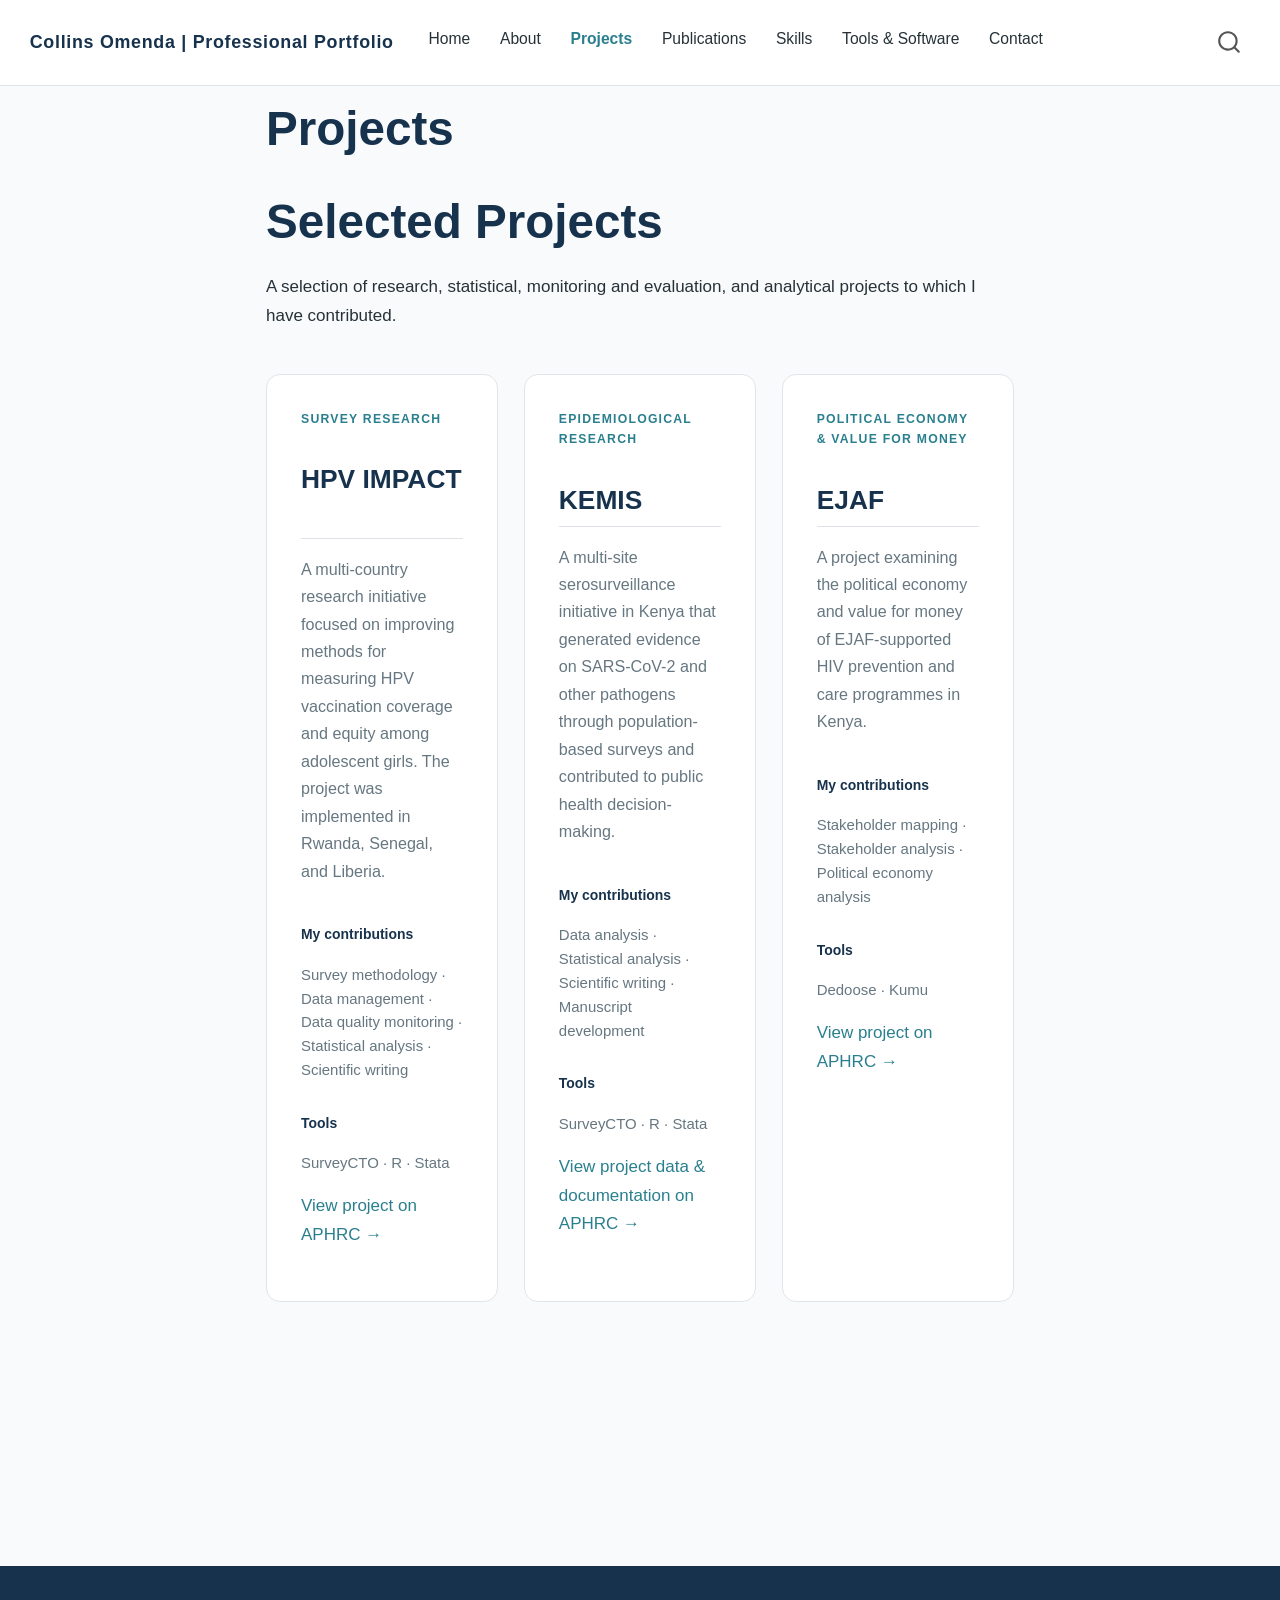
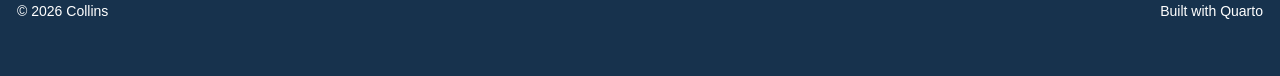
<file: projects.html>
<!DOCTYPE html>
<html xmlns="http://www.w3.org/1999/xhtml" lang="en" xml:lang="en"><head>

<meta charset="utf-8">
<meta name="generator" content="quarto-1.10.18">

<meta name="viewport" content="width=device-width, initial-scale=1.0, user-scalable=yes">


<title>Projects – Collins Omenda | Professional Portfolio</title>
<style>
/* Default styles provided by pandoc.
** See https://pandoc.org/MANUAL.html#variables-for-html for config info.
*/
span.smallcaps{font-variant: small-caps;}
div.columns{display: flex; gap: 1.5em;}
div.column{flex: auto;}
@media screen {
div.columns{gap: min(4vw, 1.5em);}
div.column{overflow-x: auto;}
}
div.hanging-indent{margin-left: 1.5em; text-indent: -1.5em;}
ul.task-list{list-style: none;}
ul.task-list li input[type="checkbox"] {
  width: 0.8em;
  margin: 0 0.8em 0.2em -1em; /* quarto-specific, see https://github.com/quarto-dev/quarto-cli/issues/4556 */ 
  vertical-align: middle;
}
</style>


<script src="site_libs/quarto-nav/quarto-nav.js"></script>
<script src="site_libs/quarto-nav/headroom.min.js"></script>
<script src="site_libs/clipboard/clipboard.min.js"></script>
<script src="site_libs/quarto-search/autocomplete.umd.js"></script>
<script src="site_libs/quarto-search/fuse.min.js"></script>
<script src="site_libs/quarto-search/quarto-search.js"></script>
<meta name="quarto:offset" content="./">
<script src="site_libs/quarto-html/quarto.js" type="module"></script>
<script src="site_libs/quarto-html/tabsets/tabsets.js" type="module"></script>
<script src="site_libs/quarto-html/popper.min.js"></script>
<script src="site_libs/quarto-html/tippy.umd.min.js"></script>
<script src="site_libs/quarto-html/anchor.min.js"></script>
<link href="site_libs/quarto-html/tippy.css" rel="stylesheet">
<link href="site_libs/quarto-html/quarto-syntax-highlighting-64a204ab8560d761af7679ceaba22944.css" rel="stylesheet" id="quarto-text-highlighting-styles">
<script src="site_libs/bootstrap/bootstrap.min.js"></script>
<link href="site_libs/bootstrap/bootstrap-icons.css" rel="stylesheet">
<link href="site_libs/bootstrap/bootstrap-172ba59bd5e0b52282274ba0c0cc16fc.min.css" rel="stylesheet" append-hash="true" id="quarto-bootstrap" data-mode="light">
<script id="quarto-search-options" type="application/json">{
  "location": "navbar",
  "copy-button": false,
  "collapse-after": 3,
  "panel-placement": "end",
  "type": "overlay",
  "limit": 50,
  "keyboard-shortcut": [
    "f",
    "/",
    "s"
  ],
  "show-item-context": false,
  "language": {
    "search-no-results-text": "No results",
    "search-matching-documents-text": "matching documents",
    "search-copy-link-title": "Copy link to search",
    "search-hide-matches-text": "Hide additional matches",
    "search-more-match-text": "more match in this document",
    "search-more-matches-text": "more matches in this document",
    "search-clear-button-title": "Clear",
    "search-text-placeholder": "",
    "search-detached-cancel-button-title": "Cancel",
    "search-submit-button-title": "Submit",
    "search-label": "Search"
  }
}</script>
<style>html{ scroll-behavior: smooth; }</style>


<link rel="stylesheet" href="styles.css">
</head>

<body class="nav-fixed fullcontent quarto-light">

<div id="quarto-search-results"></div>
  <header id="quarto-header" class="headroom fixed-top">
    <nav class="navbar navbar-expand-lg " data-bs-theme="dark">
      <div class="navbar-container container-fluid">
      <div class="navbar-brand-container mx-auto">
    <a class="navbar-brand" href="./index.html">
    <span class="navbar-title">Collins Omenda | Professional Portfolio</span>
    </a>
  </div>
            <div id="quarto-search" class="" title="Search"></div>
          <button class="navbar-toggler" type="button" data-bs-toggle="collapse" data-bs-target="#navbarCollapse" aria-controls="navbarCollapse" role="menu" aria-expanded="false" aria-label="Toggle navigation" onclick="if (window.quartoToggleHeadroom) { window.quartoToggleHeadroom(); }">
  <span class="navbar-toggler-icon"></span>
</button>
          <div class="collapse navbar-collapse" id="navbarCollapse">
            <ul class="navbar-nav navbar-nav-scroll me-auto">
  <li class="nav-item">
    <a class="nav-link" href="./index.html"> 
<span class="menu-text">Home</span></a>
  </li>  
  <li class="nav-item">
    <a class="nav-link" href="./about.html"> 
<span class="menu-text">About</span></a>
  </li>  
  <li class="nav-item">
    <a class="nav-link active" href="./projects.html" aria-current="page"> 
<span class="menu-text">Projects</span></a>
  </li>  
  <li class="nav-item">
    <a class="nav-link" href="./publications.html"> 
<span class="menu-text">Publications</span></a>
  </li>  
  <li class="nav-item">
    <a class="nav-link" href="./skills.html"> 
<span class="menu-text">Skills</span></a>
  </li>  
  <li class="nav-item">
    <a class="nav-link" href="./tools.html"> 
<span class="menu-text">Tools &amp; Software</span></a>
  </li>  
  <li class="nav-item">
    <a class="nav-link" href="./contact.html"> 
<span class="menu-text">Contact</span></a>
  </li>  
</ul>
          </div> <!-- /navcollapse -->
            <div class="quarto-navbar-tools">
</div>
      </div> <!-- /container-fluid -->
    </nav>
</header>
<!-- content -->
<div id="quarto-content" class="quarto-container page-columns page-rows-contents page-layout-article page-navbar">
<!-- sidebar -->
<!-- margin-sidebar -->
    
<!-- main -->
<main class="content" id="quarto-document-content">

<header id="title-block-header" class="quarto-title-block default">
<div class="quarto-title">
<h1 class="title">Projects</h1>
</div>



<div class="quarto-title-meta">

    
  
    
  </div>
  


</header>


<section id="selected-projects" class="level1">
<h1>Selected Projects</h1>
<p>A selection of research, statistical, monitoring and evaluation, and analytical projects to which I have contributed.</p>
<div class="portfolio-project-grid">
<div class="portfolio-project-card">
<div class="portfolio-project-category">
<p>SURVEY RESEARCH</p>
</div>
<h2 class="anchored" data-anchor-id="selected-projects">
HPV IMPACT
</h2>
<p class="portfolio-project-summary">
A multi-country research initiative focused on improving methods for measuring HPV vaccination coverage and equity among adolescent girls. The project was implemented in Rwanda, Senegal, and Liberia.
</p>
<div class="portfolio-project-section">
<p><strong>My contributions</strong></p>
<p>
Survey methodology · Data management · Data quality monitoring · Statistical analysis · Scientific writing
</p>
</div>
<div class="portfolio-project-section">
<p><strong>Tools</strong></p>
<p>
SurveyCTO · R · Stata
</p>
</div>
<p><a href="https://aphrc.org/project/improving-methods-for-measuring-the-coverage-and-equity-of-human-papillomavirus-hpv-vaccination-in-gavi-priority-countries/" target="_blank"> View project on APHRC → </a></p>
</div>
<div class="portfolio-project-card">
<div class="portfolio-project-category">
<p>EPIDEMIOLOGICAL RESEARCH</p>
</div>
<h2 class="anchored">
KEMIS
</h2>
<p class="portfolio-project-summary">
A multi-site serosurveillance initiative in Kenya that generated evidence on SARS-CoV-2 and other pathogens through population-based surveys and contributed to public health decision-making.
</p>
<div class="portfolio-project-section">
<p><strong>My contributions</strong></p>
<p>
Data analysis · Statistical analysis · Scientific writing · Manuscript development
</p>
</div>
<div class="portfolio-project-section">
<p><strong>Tools</strong></p>
<p>
SurveyCTO · R · Stata
</p>
</div>
<p><a href="https://microdataportal.aphrc.org/index.php/catalog/146" target="_blank"> View project data &amp; documentation on APHRC → </a></p>
</div>
<div class="portfolio-project-card">
<div class="portfolio-project-category">
<p>POLITICAL ECONOMY &amp; VALUE FOR MONEY</p>
</div>
<h2 class="anchored">
EJAF
</h2>
<p class="portfolio-project-summary">
A project examining the political economy and value for money of EJAF-supported HIV prevention and care programmes in Kenya.
</p>
<div class="portfolio-project-section">
<p><strong>My contributions</strong></p>
<p>
Stakeholder mapping · Stakeholder analysis · Political economy analysis
</p>
</div>
<div class="portfolio-project-section">
<p><strong>Tools</strong></p>
<p>
Dedoose · Kumu
</p>
</div>
<p><a href="https://aphrc.org/project/political-economy-and-value-for-money-analysis-of-hiv-preventive-and-care-services-in-kenya-ejaf/" target="_blank"> View project on APHRC → </a></p>
</div>
</div>


</section>

</main> <!-- /main -->
<script id="quarto-html-after-body" type="application/javascript">
  window.document.addEventListener("DOMContentLoaded", function (event) {
    const icon = "";
    const anchorJS = new window.AnchorJS();
    anchorJS.options = {
      placement: 'right',
      icon: icon
    };
    anchorJS.add('.anchored');
    const isCodeAnnotation = (el) => {
      for (const clz of el.classList) {
        if (clz.startsWith('code-annotation-')) {                     
          return true;
        }
      }
      return false;
    }
    const onCopySuccess = function(e) {
      // button target
      const button = e.trigger;
      // don't keep focus
      button.blur();
      // flash "checked"
      button.classList.add('code-copy-button-checked');
      var currentTitle = button.getAttribute("title");
      button.setAttribute("title", "Copied!");
      let tooltip;
      if (window.bootstrap) {
        button.setAttribute("data-bs-toggle", "tooltip");
        button.setAttribute("data-bs-placement", "left");
        button.setAttribute("data-bs-title", "Copied!");
        tooltip = new bootstrap.Tooltip(button, 
          { trigger: "manual", 
            customClass: "code-copy-button-tooltip",
            offset: [0, -8]});
        tooltip.show();    
      }
      setTimeout(function() {
        if (tooltip) {
          tooltip.hide();
          button.removeAttribute("data-bs-title");
          button.removeAttribute("data-bs-toggle");
          button.removeAttribute("data-bs-placement");
        }
        button.setAttribute("title", currentTitle);
        button.classList.remove('code-copy-button-checked');
      }, 1000);
      // clear code selection
      e.clearSelection();
    }
    const getTextToCopy = function(trigger) {
      const outerScaffold = trigger.parentElement.cloneNode(true);
      const codeEl = outerScaffold.querySelector('code');
      for (const childEl of codeEl.children) {
        if (isCodeAnnotation(childEl)) {
          childEl.remove();
        }
      }
      return codeEl.innerText;
    }
    const clipboard = new window.ClipboardJS('.code-copy-button:not([data-in-quarto-modal])', {
      text: getTextToCopy
    });
    clipboard.on('success', onCopySuccess);
    if (window.document.getElementById('quarto-embedded-source-code-modal')) {
      const clipboardModal = new window.ClipboardJS('.code-copy-button[data-in-quarto-modal]', {
        text: getTextToCopy,
        container: window.document.getElementById('quarto-embedded-source-code-modal')
      });
      clipboardModal.on('success', onCopySuccess);
    }
      var localhostRegex = new RegExp(/^(?:http|https):\/\/localhost\:?[0-9]*\//);
      var mailtoRegex = new RegExp(/^mailto:/);
        var filterRegex = new RegExp("https:\/\/Collins-Omenda\.github\.io\/Collins-Omenda-Portfolio\/");
      var isInternal = (href) => {
          return filterRegex.test(href) || localhostRegex.test(href) || mailtoRegex.test(href);
      }
      // Inspect non-navigation links and adorn them if external
     var links = window.document.querySelectorAll('a[href]:not(.nav-link):not(.navbar-brand):not(.toc-action):not(.sidebar-link):not(.sidebar-item-toggle):not(.pagination-link):not(.no-external):not([aria-hidden]):not(.dropdown-item):not(.quarto-navigation-tool):not(.about-link)');
      for (var i=0; i<links.length; i++) {
        const link = links[i];
        if (!isInternal(link.href)) {
          // undo the damage that might have been done by quarto-nav.js in the case of
          // links that we want to consider external
          if (link.dataset.originalHref !== undefined) {
            link.href = link.dataset.originalHref;
          }
        }
      }
    function tippyHover(el, contentFn, onTriggerFn, onUntriggerFn) {
      const config = {
        allowHTML: true,
        maxWidth: 500,
        delay: 100,
        arrow: false,
        appendTo: function(el) {
            return el.parentElement;
        },
        interactive: true,
        interactiveBorder: 10,
        theme: 'quarto',
        placement: 'bottom-start',
      };
      if (contentFn) {
        config.content = contentFn;
      }
      if (onTriggerFn) {
        config.onTrigger = onTriggerFn;
      }
      if (onUntriggerFn) {
        config.onUntrigger = onUntriggerFn;
      }
      window.tippy(el, config); 
    }
    const noterefs = window.document.querySelectorAll('a[role="doc-noteref"]');
    for (var i=0; i<noterefs.length; i++) {
      const ref = noterefs[i];
      tippyHover(ref, function() {
        // use id or data attribute instead here
        let href = ref.getAttribute('data-footnote-href') || ref.getAttribute('href');
        try { href = new URL(href).hash; } catch {}
        const id = href.replace(/^#\/?/, "");
        const note = window.document.getElementById(id);
        if (note) {
          return note.innerHTML;
        } else {
          return "";
        }
      });
    }
    const xrefs = window.document.querySelectorAll('a.quarto-xref');
    const processXRef = (id, note) => {
      // Strip column container classes
      const stripColumnClz = (el) => {
        el.classList.remove("page-full", "page-columns");
        if (el.children) {
          for (const child of el.children) {
            stripColumnClz(child);
          }
        }
      }
      stripColumnClz(note)
      if (id === null || id.startsWith('sec-')) {
        // Special case sections, only their first couple elements
        const container = document.createElement("div");
        if (note.children && note.children.length > 2) {
          container.appendChild(note.children[0].cloneNode(true));
          for (let i = 1; i < note.children.length; i++) {
            const child = note.children[i];
            if (child.tagName === "P" && child.innerText === "") {
              continue;
            } else {
              container.appendChild(child.cloneNode(true));
              break;
            }
          }
          if (window.Quarto?.typesetMath) {
            window.Quarto.typesetMath(container);
          }
          return container.innerHTML
        } else {
          if (window.Quarto?.typesetMath) {
            window.Quarto.typesetMath(note);
          }
          return note.innerHTML;
        }
      } else {
        // Remove any anchor links if they are present
        const anchorLink = note.querySelector('a.anchorjs-link');
        if (anchorLink) {
          anchorLink.remove();
        }
        if (window.Quarto?.typesetMath) {
          window.Quarto.typesetMath(note);
        }
        if (note.classList.contains("callout")) {
          return note.outerHTML;
        } else {
          return note.innerHTML;
        }
      }
    }
    for (var i=0; i<xrefs.length; i++) {
      const xref = xrefs[i];
      tippyHover(xref, undefined, function(instance) {
        instance.disable();
        let url = xref.getAttribute('href');
        let hash = undefined; 
        if (url.startsWith('#')) {
          hash = url;
        } else {
          try { hash = new URL(url).hash; } catch {}
        }
        if (hash) {
          const id = hash.replace(/^#\/?/, "");
          const note = window.document.getElementById(id);
          if (note !== null) {
            try {
              const html = processXRef(id, note.cloneNode(true));
              instance.setContent(html);
            } finally {
              instance.enable();
              instance.show();
            }
          } else {
            // See if we can fetch this
            fetch(url.split('#')[0])
            .then(res => res.text())
            .then(html => {
              const parser = new DOMParser();
              const htmlDoc = parser.parseFromString(html, "text/html");
              const note = htmlDoc.getElementById(id);
              if (note !== null) {
                const html = processXRef(id, note);
                instance.setContent(html);
              } 
            }).finally(() => {
              instance.enable();
              instance.show();
            });
          }
        } else {
          // See if we can fetch a full url (with no hash to target)
          // This is a special case and we should probably do some content thinning / targeting
          fetch(url)
          .then(res => res.text())
          .then(html => {
            const parser = new DOMParser();
            const htmlDoc = parser.parseFromString(html, "text/html");
            const note = htmlDoc.querySelector('main.content');
            if (note !== null) {
              // This should only happen for chapter cross references
              // (since there is no id in the URL)
              // remove the first header
              if (note.children.length > 0 && note.children[0].tagName === "HEADER") {
                note.children[0].remove();
              }
              const html = processXRef(null, note);
              instance.setContent(html);
            } 
          }).finally(() => {
            instance.enable();
            instance.show();
          });
        }
      }, function(instance) {
      });
    }
        let selectedAnnoteEl;
        const selectorForAnnotation = ( cell, annotation) => {
          let cellAttr = 'data-code-cell="' + cell + '"';
          let lineAttr = 'data-code-annotation="' +  annotation + '"';
          const selector = 'span[' + cellAttr + '][' + lineAttr + ']';
          return selector;
        }
        const selectCodeLines = (annoteEl) => {
          const doc = window.document;
          const targetCell = annoteEl.getAttribute("data-target-cell");
          const targetAnnotation = annoteEl.getAttribute("data-target-annotation");
          const annoteSpan = window.document.querySelector(selectorForAnnotation(targetCell, targetAnnotation));
          const lines = annoteSpan.getAttribute("data-code-lines").split(",");
          const lineIds = lines.map((line) => {
            return targetCell + "-" + line;
          })
          let top = null;
          let height = null;
          let parent = null;
          if (lineIds.length > 0) {
              //compute the position of the single el (top and bottom and make a div)
              const el = window.document.getElementById(lineIds[0]);
              top = el.offsetTop;
              height = el.offsetHeight;
              parent = el.parentElement.parentElement;
            if (lineIds.length > 1) {
              const lastEl = window.document.getElementById(lineIds[lineIds.length - 1]);
              const bottom = lastEl.offsetTop + lastEl.offsetHeight;
              height = bottom - top;
            }
            if (top !== null && height !== null && parent !== null) {
              // cook up a div (if necessary) and position it 
              let div = window.document.getElementById("code-annotation-line-highlight");
              if (div === null) {
                div = window.document.createElement("div");
                div.setAttribute("id", "code-annotation-line-highlight");
                div.style.position = 'absolute';
                parent.appendChild(div);
              }
              div.style.top = top - 2 + "px";
              div.style.height = height + 4 + "px";
              div.style.left = 0;
              let gutterDiv = window.document.getElementById("code-annotation-line-highlight-gutter");
              if (gutterDiv === null) {
                gutterDiv = window.document.createElement("div");
                gutterDiv.setAttribute("id", "code-annotation-line-highlight-gutter");
                gutterDiv.style.position = 'absolute';
                const codeCell = window.document.getElementById(targetCell);
                const gutter = codeCell.querySelector('.code-annotation-gutter');
                gutter.appendChild(gutterDiv);
              }
              gutterDiv.style.top = top - 2 + "px";
              gutterDiv.style.height = height + 4 + "px";
            }
            selectedAnnoteEl = annoteEl;
          }
        };
        const unselectCodeLines = () => {
          const elementsIds = ["code-annotation-line-highlight", "code-annotation-line-highlight-gutter"];
          elementsIds.forEach((elId) => {
            const div = window.document.getElementById(elId);
            if (div) {
              div.remove();
            }
          });
          selectedAnnoteEl = undefined;
        };
          // Handle positioning of the toggle
      window.addEventListener(
        "resize",
        throttle(() => {
          elRect = undefined;
          if (selectedAnnoteEl) {
            selectCodeLines(selectedAnnoteEl);
          }
        }, 10)
      );
      function throttle(fn, ms) {
      let throttle = false;
      let timer;
        return (...args) => {
          if(!throttle) { // first call gets through
              fn.apply(this, args);
              throttle = true;
          } else { // all the others get throttled
              if(timer) clearTimeout(timer); // cancel #2
              timer = setTimeout(() => {
                fn.apply(this, args);
                timer = throttle = false;
              }, ms);
          }
        };
      }
        // Attach click handler to the DT
        const annoteDls = window.document.querySelectorAll('dt[data-target-cell]');
        for (const annoteDlNode of annoteDls) {
          annoteDlNode.addEventListener('click', (event) => {
            const clickedEl = event.target;
            if (clickedEl !== selectedAnnoteEl) {
              unselectCodeLines();
              const activeEl = window.document.querySelector('dt[data-target-cell].code-annotation-active');
              if (activeEl) {
                activeEl.classList.remove('code-annotation-active');
              }
              selectCodeLines(clickedEl);
              clickedEl.classList.add('code-annotation-active');
            } else {
              // Unselect the line
              unselectCodeLines();
              clickedEl.classList.remove('code-annotation-active');
            }
          });
        }
    const findCites = (el) => {
      const parentEl = el.parentElement;
      if (parentEl) {
        const cites = parentEl.dataset.cites;
        if (cites) {
          return {
            el,
            cites: cites.split(' ')
          };
        } else {
          return findCites(el.parentElement)
        }
      } else {
        return undefined;
      }
    };
    var bibliorefs = window.document.querySelectorAll('a[role="doc-biblioref"]');
    for (var i=0; i<bibliorefs.length; i++) {
      const ref = bibliorefs[i];
      const citeInfo = findCites(ref);
      if (citeInfo) {
        tippyHover(citeInfo.el, function() {
          var popup = window.document.createElement('div');
          citeInfo.cites.forEach(function(cite) {
            var citeDiv = window.document.createElement('div');
            citeDiv.classList.add('hanging-indent');
            citeDiv.classList.add('csl-entry');
            var biblioDiv = window.document.getElementById('ref-' + cite);
            if (biblioDiv) {
              citeDiv.innerHTML = biblioDiv.innerHTML;
            }
            popup.appendChild(citeDiv);
          });
          return popup.innerHTML;
        });
      }
    }
  });
  </script>
</div> <!-- /content -->
<footer class="footer">
  <div class="nav-footer">
    <div class="nav-footer-left">
<p>© 2026 Collins</p>
</div>   
    <div class="nav-footer-center">
      &nbsp;
    </div>
    <div class="nav-footer-right">
<p>Built with Quarto</p>
</div>
  </div>
</footer>




<script src="site_libs/quarto-html/zenscroll-min.js"></script>
</body></html>
</file>
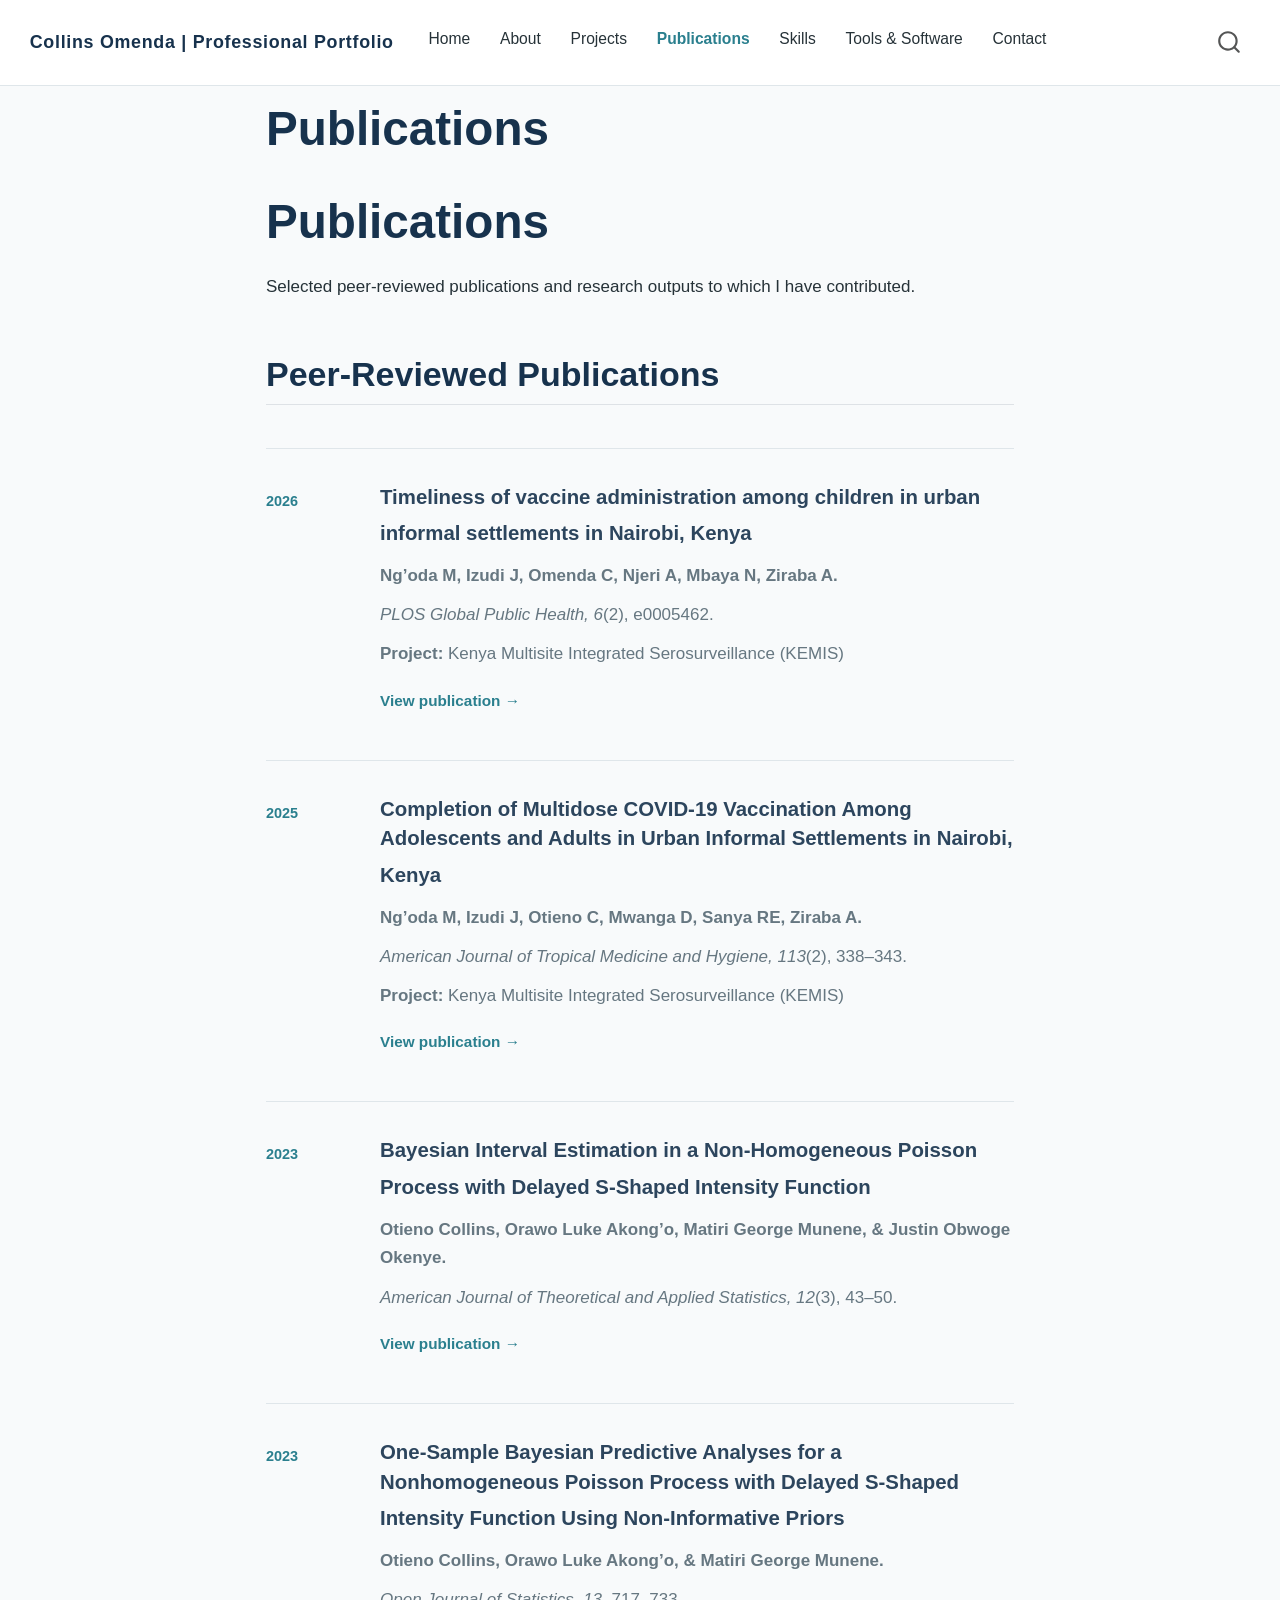
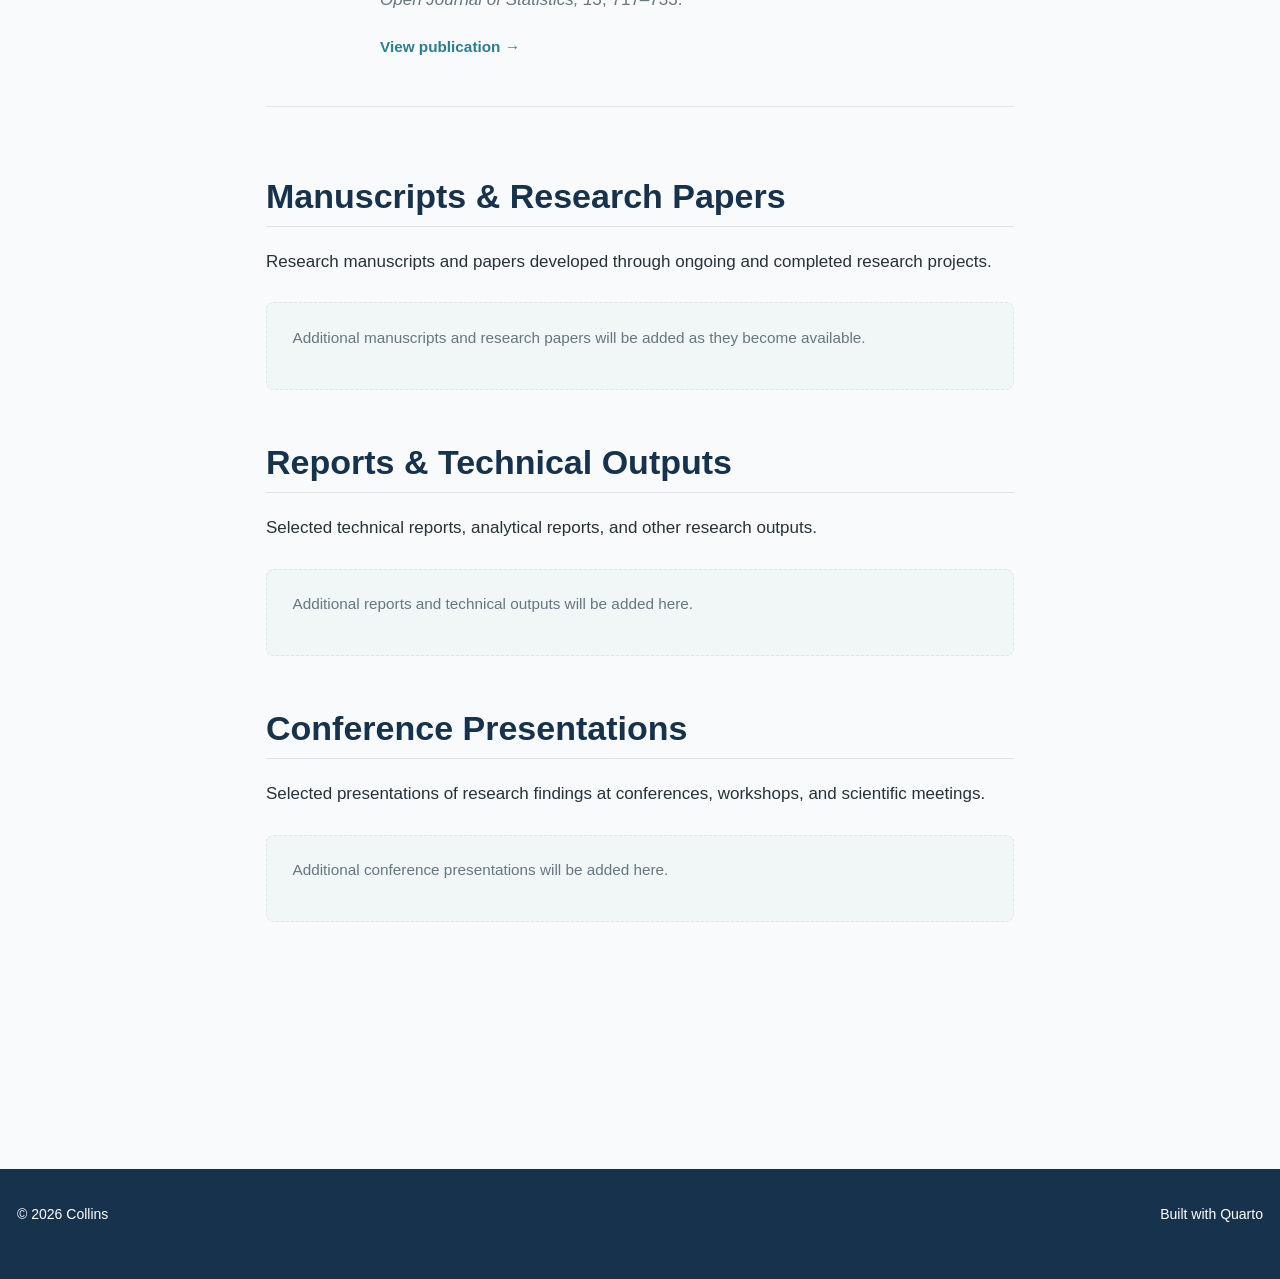
<file: publications.html>
<!DOCTYPE html>
<html xmlns="http://www.w3.org/1999/xhtml" lang="en" xml:lang="en"><head>

<meta charset="utf-8">
<meta name="generator" content="quarto-1.10.18">

<meta name="viewport" content="width=device-width, initial-scale=1.0, user-scalable=yes">


<title>Publications – Collins Omenda | Professional Portfolio</title>
<style>
/* Default styles provided by pandoc.
** See https://pandoc.org/MANUAL.html#variables-for-html for config info.
*/
span.smallcaps{font-variant: small-caps;}
div.columns{display: flex; gap: 1.5em;}
div.column{flex: auto;}
@media screen {
div.columns{gap: min(4vw, 1.5em);}
div.column{overflow-x: auto;}
}
div.hanging-indent{margin-left: 1.5em; text-indent: -1.5em;}
ul.task-list{list-style: none;}
ul.task-list li input[type="checkbox"] {
  width: 0.8em;
  margin: 0 0.8em 0.2em -1em; /* quarto-specific, see https://github.com/quarto-dev/quarto-cli/issues/4556 */ 
  vertical-align: middle;
}
</style>


<script src="site_libs/quarto-nav/quarto-nav.js"></script>
<script src="site_libs/quarto-nav/headroom.min.js"></script>
<script src="site_libs/clipboard/clipboard.min.js"></script>
<script src="site_libs/quarto-search/autocomplete.umd.js"></script>
<script src="site_libs/quarto-search/fuse.min.js"></script>
<script src="site_libs/quarto-search/quarto-search.js"></script>
<meta name="quarto:offset" content="./">
<script src="site_libs/quarto-html/quarto.js" type="module"></script>
<script src="site_libs/quarto-html/tabsets/tabsets.js" type="module"></script>
<script src="site_libs/quarto-html/popper.min.js"></script>
<script src="site_libs/quarto-html/tippy.umd.min.js"></script>
<script src="site_libs/quarto-html/anchor.min.js"></script>
<link href="site_libs/quarto-html/tippy.css" rel="stylesheet">
<link href="site_libs/quarto-html/quarto-syntax-highlighting-64a204ab8560d761af7679ceaba22944.css" rel="stylesheet" id="quarto-text-highlighting-styles">
<script src="site_libs/bootstrap/bootstrap.min.js"></script>
<link href="site_libs/bootstrap/bootstrap-icons.css" rel="stylesheet">
<link href="site_libs/bootstrap/bootstrap-172ba59bd5e0b52282274ba0c0cc16fc.min.css" rel="stylesheet" append-hash="true" id="quarto-bootstrap" data-mode="light">
<script id="quarto-search-options" type="application/json">{
  "location": "navbar",
  "copy-button": false,
  "collapse-after": 3,
  "panel-placement": "end",
  "type": "overlay",
  "limit": 50,
  "keyboard-shortcut": [
    "f",
    "/",
    "s"
  ],
  "show-item-context": false,
  "language": {
    "search-no-results-text": "No results",
    "search-matching-documents-text": "matching documents",
    "search-copy-link-title": "Copy link to search",
    "search-hide-matches-text": "Hide additional matches",
    "search-more-match-text": "more match in this document",
    "search-more-matches-text": "more matches in this document",
    "search-clear-button-title": "Clear",
    "search-text-placeholder": "",
    "search-detached-cancel-button-title": "Cancel",
    "search-submit-button-title": "Submit",
    "search-label": "Search"
  }
}</script>
<style>html{ scroll-behavior: smooth; }</style>


<link rel="stylesheet" href="styles.css">
</head>

<body class="nav-fixed fullcontent quarto-light">

<div id="quarto-search-results"></div>
  <header id="quarto-header" class="headroom fixed-top">
    <nav class="navbar navbar-expand-lg " data-bs-theme="dark">
      <div class="navbar-container container-fluid">
      <div class="navbar-brand-container mx-auto">
    <a class="navbar-brand" href="./index.html">
    <span class="navbar-title">Collins Omenda | Professional Portfolio</span>
    </a>
  </div>
            <div id="quarto-search" class="" title="Search"></div>
          <button class="navbar-toggler" type="button" data-bs-toggle="collapse" data-bs-target="#navbarCollapse" aria-controls="navbarCollapse" role="menu" aria-expanded="false" aria-label="Toggle navigation" onclick="if (window.quartoToggleHeadroom) { window.quartoToggleHeadroom(); }">
  <span class="navbar-toggler-icon"></span>
</button>
          <div class="collapse navbar-collapse" id="navbarCollapse">
            <ul class="navbar-nav navbar-nav-scroll me-auto">
  <li class="nav-item">
    <a class="nav-link" href="./index.html"> 
<span class="menu-text">Home</span></a>
  </li>  
  <li class="nav-item">
    <a class="nav-link" href="./about.html"> 
<span class="menu-text">About</span></a>
  </li>  
  <li class="nav-item">
    <a class="nav-link" href="./projects.html"> 
<span class="menu-text">Projects</span></a>
  </li>  
  <li class="nav-item">
    <a class="nav-link active" href="./publications.html" aria-current="page"> 
<span class="menu-text">Publications</span></a>
  </li>  
  <li class="nav-item">
    <a class="nav-link" href="./skills.html"> 
<span class="menu-text">Skills</span></a>
  </li>  
  <li class="nav-item">
    <a class="nav-link" href="./tools.html"> 
<span class="menu-text">Tools &amp; Software</span></a>
  </li>  
  <li class="nav-item">
    <a class="nav-link" href="./contact.html"> 
<span class="menu-text">Contact</span></a>
  </li>  
</ul>
          </div> <!-- /navcollapse -->
            <div class="quarto-navbar-tools">
</div>
      </div> <!-- /container-fluid -->
    </nav>
</header>
<!-- content -->
<div id="quarto-content" class="quarto-container page-columns page-rows-contents page-layout-article page-navbar">
<!-- sidebar -->
<!-- margin-sidebar -->
    
<!-- main -->
<main class="content" id="quarto-document-content">

<header id="title-block-header" class="quarto-title-block default">
<div class="quarto-title">
<h1 class="title">Publications</h1>
</div>



<div class="quarto-title-meta">

    
  
    
  </div>
  


</header>


<section id="publications" class="level1">
<h1>Publications</h1>
<p>Selected peer-reviewed publications and research outputs to which I have contributed.</p>
<section id="peer-reviewed-publications" class="level2">
<h2 class="anchored" data-anchor-id="peer-reviewed-publications">Peer-Reviewed Publications</h2>
<div class="publication-list">
<div class="publication-item">
<div class="publication-year">
2026
</div>
<section id="timeliness-of-vaccine-administration-among-children-in-urban-informal-settlements-in-nairobi-kenya" class="level3 publication-content">
<h3 class="anchored" data-anchor-id="timeliness-of-vaccine-administration-among-children-in-urban-informal-settlements-in-nairobi-kenya">Timeliness of vaccine administration among children in urban informal settlements in Nairobi, Kenya</h3>
<p><strong>Ng’oda M, Izudi J, Omenda C, Njeri A, Mbaya N, Ziraba A.</strong></p>
<p><em>PLOS Global Public Health, 6</em>(2), e0005462.</p>
<p><strong>Project:</strong> Kenya Multisite Integrated Serosurveillance (KEMIS)</p>
<p><a href="https://doi.org/10.1371/journal.pgph.0005462" target="_blank"> View publication → </a></p>
</section>
</div>
<div class="publication-item">
<div class="publication-year">
2025
</div>
<section id="completion-of-multidose-covid-19-vaccination-among-adolescents-and-adults-in-urban-informal-settlements-in-nairobi-kenya" class="level3 publication-content">
<h3 class="anchored" data-anchor-id="completion-of-multidose-covid-19-vaccination-among-adolescents-and-adults-in-urban-informal-settlements-in-nairobi-kenya">Completion of Multidose COVID-19 Vaccination Among Adolescents and Adults in Urban Informal Settlements in Nairobi, Kenya</h3>
<p><strong>Ng’oda M, Izudi J, Otieno C, Mwanga D, Sanya RE, Ziraba A.</strong></p>
<p><em>American Journal of Tropical Medicine and Hygiene, 113</em>(2), 338–343.</p>
<p><strong>Project:</strong> Kenya Multisite Integrated Serosurveillance (KEMIS)</p>
<p><a href="https://doi.org/10.4269/ajtmh.24-0737" target="_blank"> View publication → </a></p>
</section>
</div>
<div class="publication-item">
<div class="publication-year">
2023
</div>
<section id="bayesian-interval-estimation-in-a-non-homogeneous-poisson-process-with-delayed-s-shaped-intensity-function" class="level3 publication-content">
<h3 class="anchored" data-anchor-id="bayesian-interval-estimation-in-a-non-homogeneous-poisson-process-with-delayed-s-shaped-intensity-function">Bayesian Interval Estimation in a Non-Homogeneous Poisson Process with Delayed S-Shaped Intensity Function</h3>
<p><strong>Otieno Collins, Orawo Luke Akong’o, Matiri George Munene, &amp; Justin Obwoge Okenye.</strong></p>
<p><em>American Journal of Theoretical and Applied Statistics, 12</em>(3), 43–50.</p>
<p><a href="https://doi.org/10.11648/j.ajtas.20231203.12" target="_blank"> View publication → </a></p>
</section>
</div>
<div class="publication-item">
<div class="publication-year">
2023
</div>
<section id="one-sample-bayesian-predictive-analyses-for-a-nonhomogeneous-poisson-process-with-delayed-s-shaped-intensity-function-using-non-informative-priors" class="level3 publication-content">
<h3 class="anchored" data-anchor-id="one-sample-bayesian-predictive-analyses-for-a-nonhomogeneous-poisson-process-with-delayed-s-shaped-intensity-function-using-non-informative-priors">One-Sample Bayesian Predictive Analyses for a Nonhomogeneous Poisson Process with Delayed S-Shaped Intensity Function Using Non-Informative Priors</h3>
<p><strong>Otieno Collins, Orawo Luke Akong’o, &amp; Matiri George Munene.</strong></p>
<p><em>Open Journal of Statistics, 13</em>, 717–733.</p>
<p><a href="https://doi.org/10.4236/ojs.2023.135034" target="_blank"> View publication → </a></p>
</section>
</div>
</div>
</section>
<section id="manuscripts-research-papers" class="level2">
<h2 class="anchored" data-anchor-id="manuscripts-research-papers">Manuscripts &amp; Research Papers</h2>
<p>Research manuscripts and papers developed through ongoing and completed research projects.</p>
<div class="empty-section">
<p>Additional manuscripts and research papers will be added as they become available.</p>
</div>
</section>
<section id="reports-technical-outputs" class="level2">
<h2 class="anchored" data-anchor-id="reports-technical-outputs">Reports &amp; Technical Outputs</h2>
<p>Selected technical reports, analytical reports, and other research outputs.</p>
<div class="empty-section">
<p>Additional reports and technical outputs will be added here.</p>
</div>
</section>
<section id="conference-presentations" class="level2">
<h2 class="anchored" data-anchor-id="conference-presentations">Conference Presentations</h2>
<p>Selected presentations of research findings at conferences, workshops, and scientific meetings.</p>
<div class="empty-section">
<p>Additional conference presentations will be added here.</p>
</div>


</section>
</section>

</main> <!-- /main -->
<script id="quarto-html-after-body" type="application/javascript">
  window.document.addEventListener("DOMContentLoaded", function (event) {
    const icon = "";
    const anchorJS = new window.AnchorJS();
    anchorJS.options = {
      placement: 'right',
      icon: icon
    };
    anchorJS.add('.anchored');
    const isCodeAnnotation = (el) => {
      for (const clz of el.classList) {
        if (clz.startsWith('code-annotation-')) {                     
          return true;
        }
      }
      return false;
    }
    const onCopySuccess = function(e) {
      // button target
      const button = e.trigger;
      // don't keep focus
      button.blur();
      // flash "checked"
      button.classList.add('code-copy-button-checked');
      var currentTitle = button.getAttribute("title");
      button.setAttribute("title", "Copied!");
      let tooltip;
      if (window.bootstrap) {
        button.setAttribute("data-bs-toggle", "tooltip");
        button.setAttribute("data-bs-placement", "left");
        button.setAttribute("data-bs-title", "Copied!");
        tooltip = new bootstrap.Tooltip(button, 
          { trigger: "manual", 
            customClass: "code-copy-button-tooltip",
            offset: [0, -8]});
        tooltip.show();    
      }
      setTimeout(function() {
        if (tooltip) {
          tooltip.hide();
          button.removeAttribute("data-bs-title");
          button.removeAttribute("data-bs-toggle");
          button.removeAttribute("data-bs-placement");
        }
        button.setAttribute("title", currentTitle);
        button.classList.remove('code-copy-button-checked');
      }, 1000);
      // clear code selection
      e.clearSelection();
    }
    const getTextToCopy = function(trigger) {
      const outerScaffold = trigger.parentElement.cloneNode(true);
      const codeEl = outerScaffold.querySelector('code');
      for (const childEl of codeEl.children) {
        if (isCodeAnnotation(childEl)) {
          childEl.remove();
        }
      }
      return codeEl.innerText;
    }
    const clipboard = new window.ClipboardJS('.code-copy-button:not([data-in-quarto-modal])', {
      text: getTextToCopy
    });
    clipboard.on('success', onCopySuccess);
    if (window.document.getElementById('quarto-embedded-source-code-modal')) {
      const clipboardModal = new window.ClipboardJS('.code-copy-button[data-in-quarto-modal]', {
        text: getTextToCopy,
        container: window.document.getElementById('quarto-embedded-source-code-modal')
      });
      clipboardModal.on('success', onCopySuccess);
    }
      var localhostRegex = new RegExp(/^(?:http|https):\/\/localhost\:?[0-9]*\//);
      var mailtoRegex = new RegExp(/^mailto:/);
        var filterRegex = new RegExp("https:\/\/Collins-Omenda\.github\.io\/Collins-Omenda-Portfolio\/");
      var isInternal = (href) => {
          return filterRegex.test(href) || localhostRegex.test(href) || mailtoRegex.test(href);
      }
      // Inspect non-navigation links and adorn them if external
     var links = window.document.querySelectorAll('a[href]:not(.nav-link):not(.navbar-brand):not(.toc-action):not(.sidebar-link):not(.sidebar-item-toggle):not(.pagination-link):not(.no-external):not([aria-hidden]):not(.dropdown-item):not(.quarto-navigation-tool):not(.about-link)');
      for (var i=0; i<links.length; i++) {
        const link = links[i];
        if (!isInternal(link.href)) {
          // undo the damage that might have been done by quarto-nav.js in the case of
          // links that we want to consider external
          if (link.dataset.originalHref !== undefined) {
            link.href = link.dataset.originalHref;
          }
        }
      }
    function tippyHover(el, contentFn, onTriggerFn, onUntriggerFn) {
      const config = {
        allowHTML: true,
        maxWidth: 500,
        delay: 100,
        arrow: false,
        appendTo: function(el) {
            return el.parentElement;
        },
        interactive: true,
        interactiveBorder: 10,
        theme: 'quarto',
        placement: 'bottom-start',
      };
      if (contentFn) {
        config.content = contentFn;
      }
      if (onTriggerFn) {
        config.onTrigger = onTriggerFn;
      }
      if (onUntriggerFn) {
        config.onUntrigger = onUntriggerFn;
      }
      window.tippy(el, config); 
    }
    const noterefs = window.document.querySelectorAll('a[role="doc-noteref"]');
    for (var i=0; i<noterefs.length; i++) {
      const ref = noterefs[i];
      tippyHover(ref, function() {
        // use id or data attribute instead here
        let href = ref.getAttribute('data-footnote-href') || ref.getAttribute('href');
        try { href = new URL(href).hash; } catch {}
        const id = href.replace(/^#\/?/, "");
        const note = window.document.getElementById(id);
        if (note) {
          return note.innerHTML;
        } else {
          return "";
        }
      });
    }
    const xrefs = window.document.querySelectorAll('a.quarto-xref');
    const processXRef = (id, note) => {
      // Strip column container classes
      const stripColumnClz = (el) => {
        el.classList.remove("page-full", "page-columns");
        if (el.children) {
          for (const child of el.children) {
            stripColumnClz(child);
          }
        }
      }
      stripColumnClz(note)
      if (id === null || id.startsWith('sec-')) {
        // Special case sections, only their first couple elements
        const container = document.createElement("div");
        if (note.children && note.children.length > 2) {
          container.appendChild(note.children[0].cloneNode(true));
          for (let i = 1; i < note.children.length; i++) {
            const child = note.children[i];
            if (child.tagName === "P" && child.innerText === "") {
              continue;
            } else {
              container.appendChild(child.cloneNode(true));
              break;
            }
          }
          if (window.Quarto?.typesetMath) {
            window.Quarto.typesetMath(container);
          }
          return container.innerHTML
        } else {
          if (window.Quarto?.typesetMath) {
            window.Quarto.typesetMath(note);
          }
          return note.innerHTML;
        }
      } else {
        // Remove any anchor links if they are present
        const anchorLink = note.querySelector('a.anchorjs-link');
        if (anchorLink) {
          anchorLink.remove();
        }
        if (window.Quarto?.typesetMath) {
          window.Quarto.typesetMath(note);
        }
        if (note.classList.contains("callout")) {
          return note.outerHTML;
        } else {
          return note.innerHTML;
        }
      }
    }
    for (var i=0; i<xrefs.length; i++) {
      const xref = xrefs[i];
      tippyHover(xref, undefined, function(instance) {
        instance.disable();
        let url = xref.getAttribute('href');
        let hash = undefined; 
        if (url.startsWith('#')) {
          hash = url;
        } else {
          try { hash = new URL(url).hash; } catch {}
        }
        if (hash) {
          const id = hash.replace(/^#\/?/, "");
          const note = window.document.getElementById(id);
          if (note !== null) {
            try {
              const html = processXRef(id, note.cloneNode(true));
              instance.setContent(html);
            } finally {
              instance.enable();
              instance.show();
            }
          } else {
            // See if we can fetch this
            fetch(url.split('#')[0])
            .then(res => res.text())
            .then(html => {
              const parser = new DOMParser();
              const htmlDoc = parser.parseFromString(html, "text/html");
              const note = htmlDoc.getElementById(id);
              if (note !== null) {
                const html = processXRef(id, note);
                instance.setContent(html);
              } 
            }).finally(() => {
              instance.enable();
              instance.show();
            });
          }
        } else {
          // See if we can fetch a full url (with no hash to target)
          // This is a special case and we should probably do some content thinning / targeting
          fetch(url)
          .then(res => res.text())
          .then(html => {
            const parser = new DOMParser();
            const htmlDoc = parser.parseFromString(html, "text/html");
            const note = htmlDoc.querySelector('main.content');
            if (note !== null) {
              // This should only happen for chapter cross references
              // (since there is no id in the URL)
              // remove the first header
              if (note.children.length > 0 && note.children[0].tagName === "HEADER") {
                note.children[0].remove();
              }
              const html = processXRef(null, note);
              instance.setContent(html);
            } 
          }).finally(() => {
            instance.enable();
            instance.show();
          });
        }
      }, function(instance) {
      });
    }
        let selectedAnnoteEl;
        const selectorForAnnotation = ( cell, annotation) => {
          let cellAttr = 'data-code-cell="' + cell + '"';
          let lineAttr = 'data-code-annotation="' +  annotation + '"';
          const selector = 'span[' + cellAttr + '][' + lineAttr + ']';
          return selector;
        }
        const selectCodeLines = (annoteEl) => {
          const doc = window.document;
          const targetCell = annoteEl.getAttribute("data-target-cell");
          const targetAnnotation = annoteEl.getAttribute("data-target-annotation");
          const annoteSpan = window.document.querySelector(selectorForAnnotation(targetCell, targetAnnotation));
          const lines = annoteSpan.getAttribute("data-code-lines").split(",");
          const lineIds = lines.map((line) => {
            return targetCell + "-" + line;
          })
          let top = null;
          let height = null;
          let parent = null;
          if (lineIds.length > 0) {
              //compute the position of the single el (top and bottom and make a div)
              const el = window.document.getElementById(lineIds[0]);
              top = el.offsetTop;
              height = el.offsetHeight;
              parent = el.parentElement.parentElement;
            if (lineIds.length > 1) {
              const lastEl = window.document.getElementById(lineIds[lineIds.length - 1]);
              const bottom = lastEl.offsetTop + lastEl.offsetHeight;
              height = bottom - top;
            }
            if (top !== null && height !== null && parent !== null) {
              // cook up a div (if necessary) and position it 
              let div = window.document.getElementById("code-annotation-line-highlight");
              if (div === null) {
                div = window.document.createElement("div");
                div.setAttribute("id", "code-annotation-line-highlight");
                div.style.position = 'absolute';
                parent.appendChild(div);
              }
              div.style.top = top - 2 + "px";
              div.style.height = height + 4 + "px";
              div.style.left = 0;
              let gutterDiv = window.document.getElementById("code-annotation-line-highlight-gutter");
              if (gutterDiv === null) {
                gutterDiv = window.document.createElement("div");
                gutterDiv.setAttribute("id", "code-annotation-line-highlight-gutter");
                gutterDiv.style.position = 'absolute';
                const codeCell = window.document.getElementById(targetCell);
                const gutter = codeCell.querySelector('.code-annotation-gutter');
                gutter.appendChild(gutterDiv);
              }
              gutterDiv.style.top = top - 2 + "px";
              gutterDiv.style.height = height + 4 + "px";
            }
            selectedAnnoteEl = annoteEl;
          }
        };
        const unselectCodeLines = () => {
          const elementsIds = ["code-annotation-line-highlight", "code-annotation-line-highlight-gutter"];
          elementsIds.forEach((elId) => {
            const div = window.document.getElementById(elId);
            if (div) {
              div.remove();
            }
          });
          selectedAnnoteEl = undefined;
        };
          // Handle positioning of the toggle
      window.addEventListener(
        "resize",
        throttle(() => {
          elRect = undefined;
          if (selectedAnnoteEl) {
            selectCodeLines(selectedAnnoteEl);
          }
        }, 10)
      );
      function throttle(fn, ms) {
      let throttle = false;
      let timer;
        return (...args) => {
          if(!throttle) { // first call gets through
              fn.apply(this, args);
              throttle = true;
          } else { // all the others get throttled
              if(timer) clearTimeout(timer); // cancel #2
              timer = setTimeout(() => {
                fn.apply(this, args);
                timer = throttle = false;
              }, ms);
          }
        };
      }
        // Attach click handler to the DT
        const annoteDls = window.document.querySelectorAll('dt[data-target-cell]');
        for (const annoteDlNode of annoteDls) {
          annoteDlNode.addEventListener('click', (event) => {
            const clickedEl = event.target;
            if (clickedEl !== selectedAnnoteEl) {
              unselectCodeLines();
              const activeEl = window.document.querySelector('dt[data-target-cell].code-annotation-active');
              if (activeEl) {
                activeEl.classList.remove('code-annotation-active');
              }
              selectCodeLines(clickedEl);
              clickedEl.classList.add('code-annotation-active');
            } else {
              // Unselect the line
              unselectCodeLines();
              clickedEl.classList.remove('code-annotation-active');
            }
          });
        }
    const findCites = (el) => {
      const parentEl = el.parentElement;
      if (parentEl) {
        const cites = parentEl.dataset.cites;
        if (cites) {
          return {
            el,
            cites: cites.split(' ')
          };
        } else {
          return findCites(el.parentElement)
        }
      } else {
        return undefined;
      }
    };
    var bibliorefs = window.document.querySelectorAll('a[role="doc-biblioref"]');
    for (var i=0; i<bibliorefs.length; i++) {
      const ref = bibliorefs[i];
      const citeInfo = findCites(ref);
      if (citeInfo) {
        tippyHover(citeInfo.el, function() {
          var popup = window.document.createElement('div');
          citeInfo.cites.forEach(function(cite) {
            var citeDiv = window.document.createElement('div');
            citeDiv.classList.add('hanging-indent');
            citeDiv.classList.add('csl-entry');
            var biblioDiv = window.document.getElementById('ref-' + cite);
            if (biblioDiv) {
              citeDiv.innerHTML = biblioDiv.innerHTML;
            }
            popup.appendChild(citeDiv);
          });
          return popup.innerHTML;
        });
      }
    }
  });
  </script>
</div> <!-- /content -->
<footer class="footer">
  <div class="nav-footer">
    <div class="nav-footer-left">
<p>© 2026 Collins</p>
</div>   
    <div class="nav-footer-center">
      &nbsp;
    </div>
    <div class="nav-footer-right">
<p>Built with Quarto</p>
</div>
  </div>
</footer>




<script src="site_libs/quarto-html/zenscroll-min.js"></script>
</body></html>
</file>
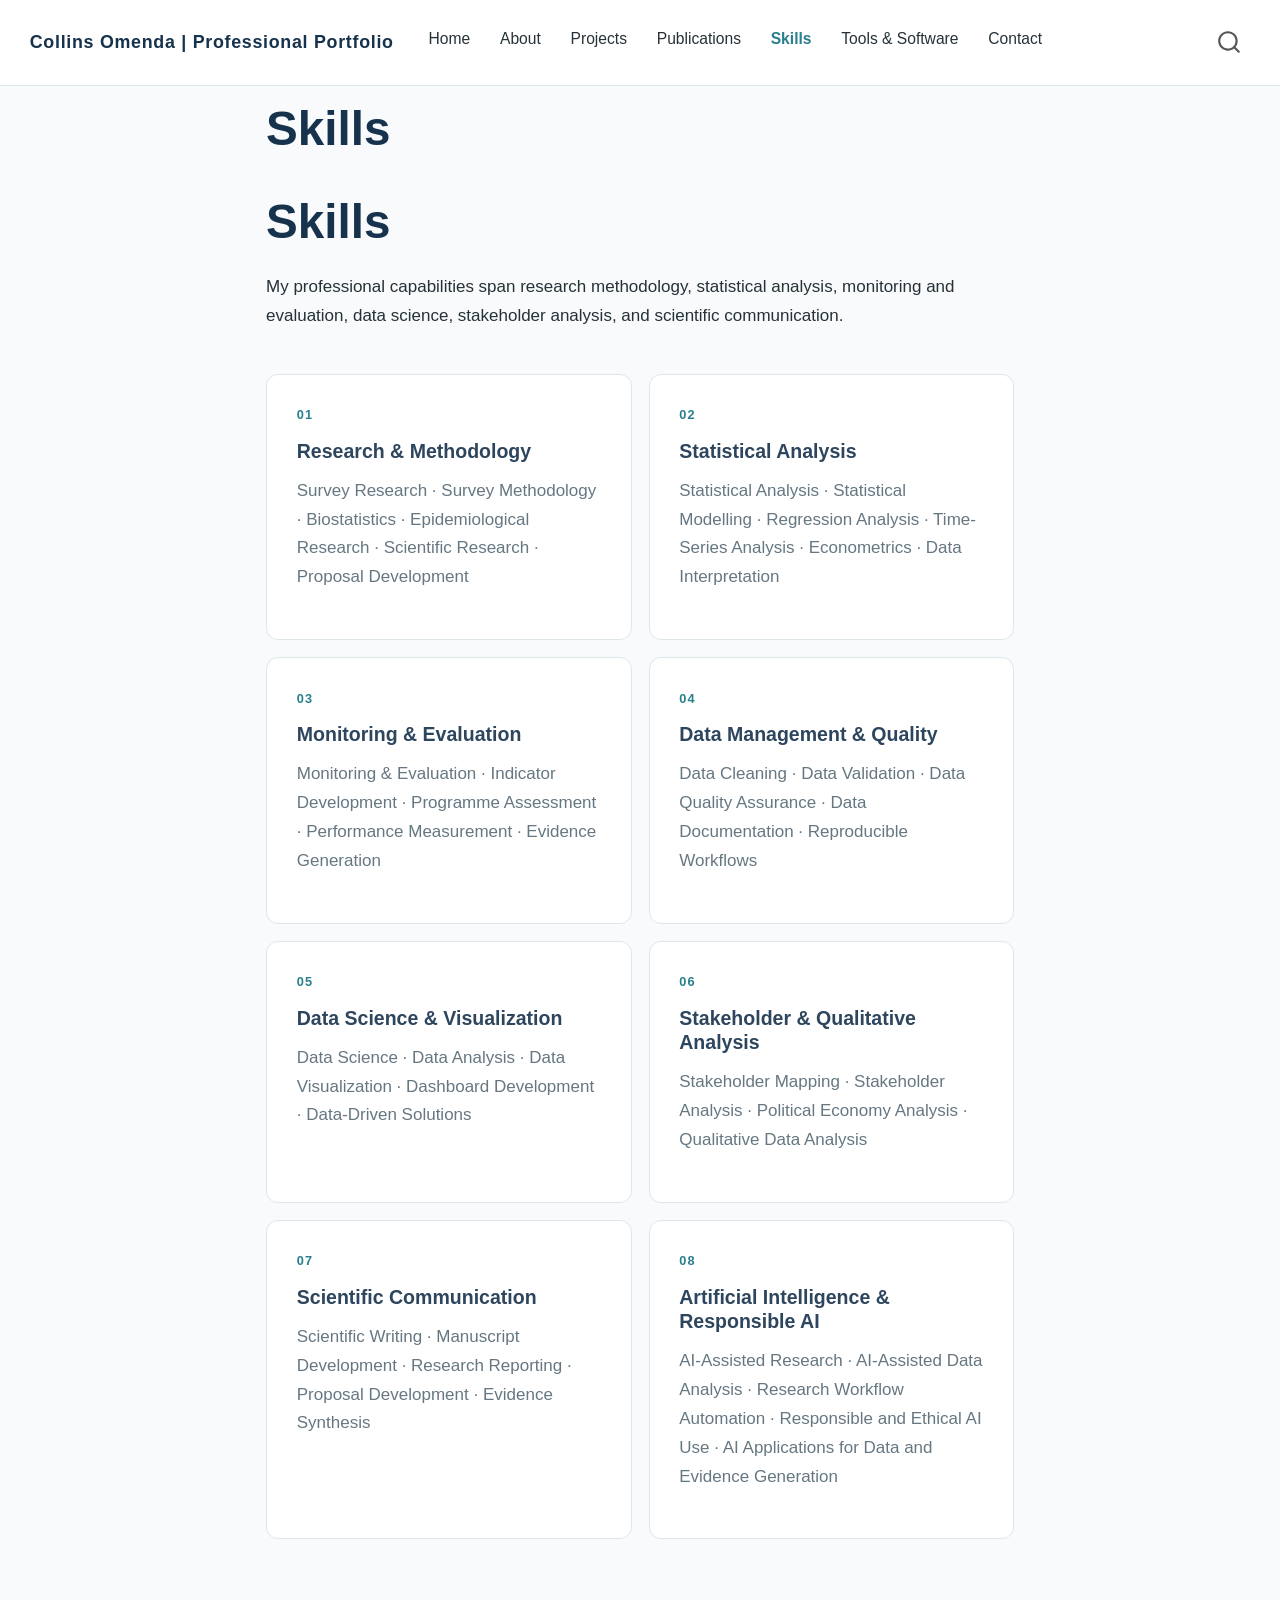
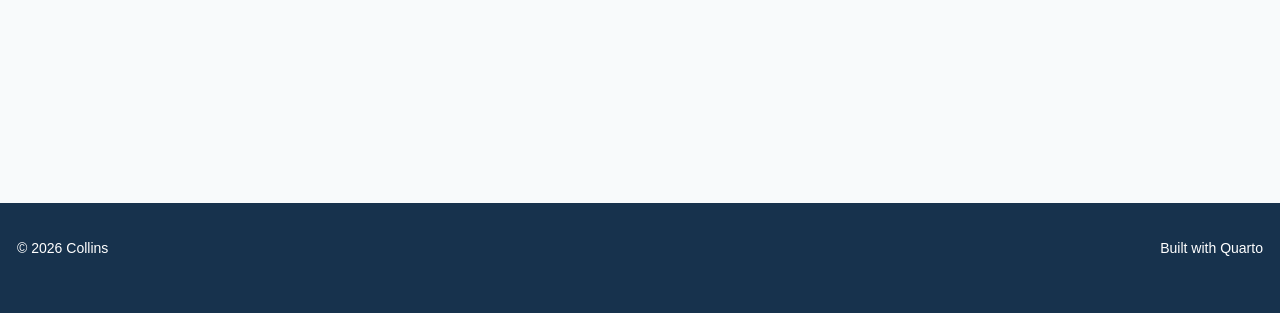
<file: skills.html>
<!DOCTYPE html>
<html xmlns="http://www.w3.org/1999/xhtml" lang="en" xml:lang="en"><head>

<meta charset="utf-8">
<meta name="generator" content="quarto-1.10.18">

<meta name="viewport" content="width=device-width, initial-scale=1.0, user-scalable=yes">


<title>Skills – Collins Omenda | Professional Portfolio</title>
<style>
/* Default styles provided by pandoc.
** See https://pandoc.org/MANUAL.html#variables-for-html for config info.
*/
span.smallcaps{font-variant: small-caps;}
div.columns{display: flex; gap: 1.5em;}
div.column{flex: auto;}
@media screen {
div.columns{gap: min(4vw, 1.5em);}
div.column{overflow-x: auto;}
}
div.hanging-indent{margin-left: 1.5em; text-indent: -1.5em;}
ul.task-list{list-style: none;}
ul.task-list li input[type="checkbox"] {
  width: 0.8em;
  margin: 0 0.8em 0.2em -1em; /* quarto-specific, see https://github.com/quarto-dev/quarto-cli/issues/4556 */ 
  vertical-align: middle;
}
</style>


<script src="site_libs/quarto-nav/quarto-nav.js"></script>
<script src="site_libs/quarto-nav/headroom.min.js"></script>
<script src="site_libs/clipboard/clipboard.min.js"></script>
<script src="site_libs/quarto-search/autocomplete.umd.js"></script>
<script src="site_libs/quarto-search/fuse.min.js"></script>
<script src="site_libs/quarto-search/quarto-search.js"></script>
<meta name="quarto:offset" content="./">
<script src="site_libs/quarto-html/quarto.js" type="module"></script>
<script src="site_libs/quarto-html/tabsets/tabsets.js" type="module"></script>
<script src="site_libs/quarto-html/popper.min.js"></script>
<script src="site_libs/quarto-html/tippy.umd.min.js"></script>
<script src="site_libs/quarto-html/anchor.min.js"></script>
<link href="site_libs/quarto-html/tippy.css" rel="stylesheet">
<link href="site_libs/quarto-html/quarto-syntax-highlighting-64a204ab8560d761af7679ceaba22944.css" rel="stylesheet" id="quarto-text-highlighting-styles">
<script src="site_libs/bootstrap/bootstrap.min.js"></script>
<link href="site_libs/bootstrap/bootstrap-icons.css" rel="stylesheet">
<link href="site_libs/bootstrap/bootstrap-172ba59bd5e0b52282274ba0c0cc16fc.min.css" rel="stylesheet" append-hash="true" id="quarto-bootstrap" data-mode="light">
<script id="quarto-search-options" type="application/json">{
  "location": "navbar",
  "copy-button": false,
  "collapse-after": 3,
  "panel-placement": "end",
  "type": "overlay",
  "limit": 50,
  "keyboard-shortcut": [
    "f",
    "/",
    "s"
  ],
  "show-item-context": false,
  "language": {
    "search-no-results-text": "No results",
    "search-matching-documents-text": "matching documents",
    "search-copy-link-title": "Copy link to search",
    "search-hide-matches-text": "Hide additional matches",
    "search-more-match-text": "more match in this document",
    "search-more-matches-text": "more matches in this document",
    "search-clear-button-title": "Clear",
    "search-text-placeholder": "",
    "search-detached-cancel-button-title": "Cancel",
    "search-submit-button-title": "Submit",
    "search-label": "Search"
  }
}</script>
<style>html{ scroll-behavior: smooth; }</style>


<link rel="stylesheet" href="styles.css">
</head>

<body class="nav-fixed fullcontent quarto-light">

<div id="quarto-search-results"></div>
  <header id="quarto-header" class="headroom fixed-top">
    <nav class="navbar navbar-expand-lg " data-bs-theme="dark">
      <div class="navbar-container container-fluid">
      <div class="navbar-brand-container mx-auto">
    <a class="navbar-brand" href="./index.html">
    <span class="navbar-title">Collins Omenda | Professional Portfolio</span>
    </a>
  </div>
            <div id="quarto-search" class="" title="Search"></div>
          <button class="navbar-toggler" type="button" data-bs-toggle="collapse" data-bs-target="#navbarCollapse" aria-controls="navbarCollapse" role="menu" aria-expanded="false" aria-label="Toggle navigation" onclick="if (window.quartoToggleHeadroom) { window.quartoToggleHeadroom(); }">
  <span class="navbar-toggler-icon"></span>
</button>
          <div class="collapse navbar-collapse" id="navbarCollapse">
            <ul class="navbar-nav navbar-nav-scroll me-auto">
  <li class="nav-item">
    <a class="nav-link" href="./index.html"> 
<span class="menu-text">Home</span></a>
  </li>  
  <li class="nav-item">
    <a class="nav-link" href="./about.html"> 
<span class="menu-text">About</span></a>
  </li>  
  <li class="nav-item">
    <a class="nav-link" href="./projects.html"> 
<span class="menu-text">Projects</span></a>
  </li>  
  <li class="nav-item">
    <a class="nav-link" href="./publications.html"> 
<span class="menu-text">Publications</span></a>
  </li>  
  <li class="nav-item">
    <a class="nav-link active" href="./skills.html" aria-current="page"> 
<span class="menu-text">Skills</span></a>
  </li>  
  <li class="nav-item">
    <a class="nav-link" href="./tools.html"> 
<span class="menu-text">Tools &amp; Software</span></a>
  </li>  
  <li class="nav-item">
    <a class="nav-link" href="./contact.html"> 
<span class="menu-text">Contact</span></a>
  </li>  
</ul>
          </div> <!-- /navcollapse -->
            <div class="quarto-navbar-tools">
</div>
      </div> <!-- /container-fluid -->
    </nav>
</header>
<!-- content -->
<div id="quarto-content" class="quarto-container page-columns page-rows-contents page-layout-article page-navbar">
<!-- sidebar -->
<!-- margin-sidebar -->
    
<!-- main -->
<main class="content" id="quarto-document-content">

<header id="title-block-header" class="quarto-title-block default">
<div class="quarto-title">
<h1 class="title">Skills</h1>
</div>



<div class="quarto-title-meta">

    
  
    
  </div>
  


</header>


<section id="skills" class="level1">
<h1>Skills</h1>
<p>My professional capabilities span research methodology, statistical analysis, monitoring and evaluation, data science, stakeholder analysis, and scientific communication.</p>
<div class="skills-grid">
<div class="skill-card">
<div class="skill-icon">
01
</div>
<section id="research-methodology" class="level3">
<h3 class="anchored" data-anchor-id="research-methodology">Research &amp; Methodology</h3>
<p>Survey Research · Survey Methodology · Biostatistics · Epidemiological Research · Scientific Research · Proposal Development</p>
</section>
</div>
<div class="skill-card">
<div class="skill-icon">
02
</div>
<section id="statistical-analysis" class="level3">
<h3 class="anchored" data-anchor-id="statistical-analysis">Statistical Analysis</h3>
<p>Statistical Analysis · Statistical Modelling · Regression Analysis · Time-Series Analysis · Econometrics · Data Interpretation</p>
</section>
</div>
<div class="skill-card">
<div class="skill-icon">
03
</div>
<section id="monitoring-evaluation" class="level3">
<h3 class="anchored" data-anchor-id="monitoring-evaluation">Monitoring &amp; Evaluation</h3>
<p>Monitoring &amp; Evaluation · Indicator Development · Programme Assessment · Performance Measurement · Evidence Generation</p>
</section>
</div>
<div class="skill-card">
<div class="skill-icon">
04
</div>
<section id="data-management-quality" class="level3">
<h3 class="anchored" data-anchor-id="data-management-quality">Data Management &amp; Quality</h3>
<p>Data Cleaning · Data Validation · Data Quality Assurance · Data Documentation · Reproducible Workflows</p>
</section>
</div>
<div class="skill-card">
<div class="skill-icon">
05
</div>
<section id="data-science-visualization" class="level3">
<h3 class="anchored" data-anchor-id="data-science-visualization">Data Science &amp; Visualization</h3>
<p>Data Science · Data Analysis · Data Visualization · Dashboard Development · Data-Driven Solutions</p>
</section>
</div>
<div class="skill-card">
<div class="skill-icon">
06
</div>
<section id="stakeholder-qualitative-analysis" class="level3">
<h3 class="anchored" data-anchor-id="stakeholder-qualitative-analysis">Stakeholder &amp; Qualitative Analysis</h3>
<p>Stakeholder Mapping · Stakeholder Analysis · Political Economy Analysis · Qualitative Data Analysis</p>
</section>
</div>
<div class="skill-card">
<div class="skill-icon">
07
</div>
<section id="scientific-communication" class="level3">
<h3 class="anchored" data-anchor-id="scientific-communication">Scientific Communication</h3>
<p>Scientific Writing · Manuscript Development · Research Reporting · Proposal Development · Evidence Synthesis</p>
</section>
</div>
<div class="skill-card">
<div class="skill-icon">
08
</div>
<section id="artificial-intelligence-responsible-ai" class="level3">
<h3 class="anchored" data-anchor-id="artificial-intelligence-responsible-ai">Artificial Intelligence &amp; Responsible AI</h3>
<p>AI-Assisted Research · AI-Assisted Data Analysis · Research Workflow Automation · Responsible and Ethical AI Use · AI Applications for Data and Evidence Generation</p>
</section>
</div>
</div>


</section>

</main> <!-- /main -->
<script id="quarto-html-after-body" type="application/javascript">
  window.document.addEventListener("DOMContentLoaded", function (event) {
    const icon = "";
    const anchorJS = new window.AnchorJS();
    anchorJS.options = {
      placement: 'right',
      icon: icon
    };
    anchorJS.add('.anchored');
    const isCodeAnnotation = (el) => {
      for (const clz of el.classList) {
        if (clz.startsWith('code-annotation-')) {                     
          return true;
        }
      }
      return false;
    }
    const onCopySuccess = function(e) {
      // button target
      const button = e.trigger;
      // don't keep focus
      button.blur();
      // flash "checked"
      button.classList.add('code-copy-button-checked');
      var currentTitle = button.getAttribute("title");
      button.setAttribute("title", "Copied!");
      let tooltip;
      if (window.bootstrap) {
        button.setAttribute("data-bs-toggle", "tooltip");
        button.setAttribute("data-bs-placement", "left");
        button.setAttribute("data-bs-title", "Copied!");
        tooltip = new bootstrap.Tooltip(button, 
          { trigger: "manual", 
            customClass: "code-copy-button-tooltip",
            offset: [0, -8]});
        tooltip.show();    
      }
      setTimeout(function() {
        if (tooltip) {
          tooltip.hide();
          button.removeAttribute("data-bs-title");
          button.removeAttribute("data-bs-toggle");
          button.removeAttribute("data-bs-placement");
        }
        button.setAttribute("title", currentTitle);
        button.classList.remove('code-copy-button-checked');
      }, 1000);
      // clear code selection
      e.clearSelection();
    }
    const getTextToCopy = function(trigger) {
      const outerScaffold = trigger.parentElement.cloneNode(true);
      const codeEl = outerScaffold.querySelector('code');
      for (const childEl of codeEl.children) {
        if (isCodeAnnotation(childEl)) {
          childEl.remove();
        }
      }
      return codeEl.innerText;
    }
    const clipboard = new window.ClipboardJS('.code-copy-button:not([data-in-quarto-modal])', {
      text: getTextToCopy
    });
    clipboard.on('success', onCopySuccess);
    if (window.document.getElementById('quarto-embedded-source-code-modal')) {
      const clipboardModal = new window.ClipboardJS('.code-copy-button[data-in-quarto-modal]', {
        text: getTextToCopy,
        container: window.document.getElementById('quarto-embedded-source-code-modal')
      });
      clipboardModal.on('success', onCopySuccess);
    }
      var localhostRegex = new RegExp(/^(?:http|https):\/\/localhost\:?[0-9]*\//);
      var mailtoRegex = new RegExp(/^mailto:/);
        var filterRegex = new RegExp("https:\/\/Collins-Omenda\.github\.io\/Collins-Omenda-Portfolio\/");
      var isInternal = (href) => {
          return filterRegex.test(href) || localhostRegex.test(href) || mailtoRegex.test(href);
      }
      // Inspect non-navigation links and adorn them if external
     var links = window.document.querySelectorAll('a[href]:not(.nav-link):not(.navbar-brand):not(.toc-action):not(.sidebar-link):not(.sidebar-item-toggle):not(.pagination-link):not(.no-external):not([aria-hidden]):not(.dropdown-item):not(.quarto-navigation-tool):not(.about-link)');
      for (var i=0; i<links.length; i++) {
        const link = links[i];
        if (!isInternal(link.href)) {
          // undo the damage that might have been done by quarto-nav.js in the case of
          // links that we want to consider external
          if (link.dataset.originalHref !== undefined) {
            link.href = link.dataset.originalHref;
          }
        }
      }
    function tippyHover(el, contentFn, onTriggerFn, onUntriggerFn) {
      const config = {
        allowHTML: true,
        maxWidth: 500,
        delay: 100,
        arrow: false,
        appendTo: function(el) {
            return el.parentElement;
        },
        interactive: true,
        interactiveBorder: 10,
        theme: 'quarto',
        placement: 'bottom-start',
      };
      if (contentFn) {
        config.content = contentFn;
      }
      if (onTriggerFn) {
        config.onTrigger = onTriggerFn;
      }
      if (onUntriggerFn) {
        config.onUntrigger = onUntriggerFn;
      }
      window.tippy(el, config); 
    }
    const noterefs = window.document.querySelectorAll('a[role="doc-noteref"]');
    for (var i=0; i<noterefs.length; i++) {
      const ref = noterefs[i];
      tippyHover(ref, function() {
        // use id or data attribute instead here
        let href = ref.getAttribute('data-footnote-href') || ref.getAttribute('href');
        try { href = new URL(href).hash; } catch {}
        const id = href.replace(/^#\/?/, "");
        const note = window.document.getElementById(id);
        if (note) {
          return note.innerHTML;
        } else {
          return "";
        }
      });
    }
    const xrefs = window.document.querySelectorAll('a.quarto-xref');
    const processXRef = (id, note) => {
      // Strip column container classes
      const stripColumnClz = (el) => {
        el.classList.remove("page-full", "page-columns");
        if (el.children) {
          for (const child of el.children) {
            stripColumnClz(child);
          }
        }
      }
      stripColumnClz(note)
      if (id === null || id.startsWith('sec-')) {
        // Special case sections, only their first couple elements
        const container = document.createElement("div");
        if (note.children && note.children.length > 2) {
          container.appendChild(note.children[0].cloneNode(true));
          for (let i = 1; i < note.children.length; i++) {
            const child = note.children[i];
            if (child.tagName === "P" && child.innerText === "") {
              continue;
            } else {
              container.appendChild(child.cloneNode(true));
              break;
            }
          }
          if (window.Quarto?.typesetMath) {
            window.Quarto.typesetMath(container);
          }
          return container.innerHTML
        } else {
          if (window.Quarto?.typesetMath) {
            window.Quarto.typesetMath(note);
          }
          return note.innerHTML;
        }
      } else {
        // Remove any anchor links if they are present
        const anchorLink = note.querySelector('a.anchorjs-link');
        if (anchorLink) {
          anchorLink.remove();
        }
        if (window.Quarto?.typesetMath) {
          window.Quarto.typesetMath(note);
        }
        if (note.classList.contains("callout")) {
          return note.outerHTML;
        } else {
          return note.innerHTML;
        }
      }
    }
    for (var i=0; i<xrefs.length; i++) {
      const xref = xrefs[i];
      tippyHover(xref, undefined, function(instance) {
        instance.disable();
        let url = xref.getAttribute('href');
        let hash = undefined; 
        if (url.startsWith('#')) {
          hash = url;
        } else {
          try { hash = new URL(url).hash; } catch {}
        }
        if (hash) {
          const id = hash.replace(/^#\/?/, "");
          const note = window.document.getElementById(id);
          if (note !== null) {
            try {
              const html = processXRef(id, note.cloneNode(true));
              instance.setContent(html);
            } finally {
              instance.enable();
              instance.show();
            }
          } else {
            // See if we can fetch this
            fetch(url.split('#')[0])
            .then(res => res.text())
            .then(html => {
              const parser = new DOMParser();
              const htmlDoc = parser.parseFromString(html, "text/html");
              const note = htmlDoc.getElementById(id);
              if (note !== null) {
                const html = processXRef(id, note);
                instance.setContent(html);
              } 
            }).finally(() => {
              instance.enable();
              instance.show();
            });
          }
        } else {
          // See if we can fetch a full url (with no hash to target)
          // This is a special case and we should probably do some content thinning / targeting
          fetch(url)
          .then(res => res.text())
          .then(html => {
            const parser = new DOMParser();
            const htmlDoc = parser.parseFromString(html, "text/html");
            const note = htmlDoc.querySelector('main.content');
            if (note !== null) {
              // This should only happen for chapter cross references
              // (since there is no id in the URL)
              // remove the first header
              if (note.children.length > 0 && note.children[0].tagName === "HEADER") {
                note.children[0].remove();
              }
              const html = processXRef(null, note);
              instance.setContent(html);
            } 
          }).finally(() => {
            instance.enable();
            instance.show();
          });
        }
      }, function(instance) {
      });
    }
        let selectedAnnoteEl;
        const selectorForAnnotation = ( cell, annotation) => {
          let cellAttr = 'data-code-cell="' + cell + '"';
          let lineAttr = 'data-code-annotation="' +  annotation + '"';
          const selector = 'span[' + cellAttr + '][' + lineAttr + ']';
          return selector;
        }
        const selectCodeLines = (annoteEl) => {
          const doc = window.document;
          const targetCell = annoteEl.getAttribute("data-target-cell");
          const targetAnnotation = annoteEl.getAttribute("data-target-annotation");
          const annoteSpan = window.document.querySelector(selectorForAnnotation(targetCell, targetAnnotation));
          const lines = annoteSpan.getAttribute("data-code-lines").split(",");
          const lineIds = lines.map((line) => {
            return targetCell + "-" + line;
          })
          let top = null;
          let height = null;
          let parent = null;
          if (lineIds.length > 0) {
              //compute the position of the single el (top and bottom and make a div)
              const el = window.document.getElementById(lineIds[0]);
              top = el.offsetTop;
              height = el.offsetHeight;
              parent = el.parentElement.parentElement;
            if (lineIds.length > 1) {
              const lastEl = window.document.getElementById(lineIds[lineIds.length - 1]);
              const bottom = lastEl.offsetTop + lastEl.offsetHeight;
              height = bottom - top;
            }
            if (top !== null && height !== null && parent !== null) {
              // cook up a div (if necessary) and position it 
              let div = window.document.getElementById("code-annotation-line-highlight");
              if (div === null) {
                div = window.document.createElement("div");
                div.setAttribute("id", "code-annotation-line-highlight");
                div.style.position = 'absolute';
                parent.appendChild(div);
              }
              div.style.top = top - 2 + "px";
              div.style.height = height + 4 + "px";
              div.style.left = 0;
              let gutterDiv = window.document.getElementById("code-annotation-line-highlight-gutter");
              if (gutterDiv === null) {
                gutterDiv = window.document.createElement("div");
                gutterDiv.setAttribute("id", "code-annotation-line-highlight-gutter");
                gutterDiv.style.position = 'absolute';
                const codeCell = window.document.getElementById(targetCell);
                const gutter = codeCell.querySelector('.code-annotation-gutter');
                gutter.appendChild(gutterDiv);
              }
              gutterDiv.style.top = top - 2 + "px";
              gutterDiv.style.height = height + 4 + "px";
            }
            selectedAnnoteEl = annoteEl;
          }
        };
        const unselectCodeLines = () => {
          const elementsIds = ["code-annotation-line-highlight", "code-annotation-line-highlight-gutter"];
          elementsIds.forEach((elId) => {
            const div = window.document.getElementById(elId);
            if (div) {
              div.remove();
            }
          });
          selectedAnnoteEl = undefined;
        };
          // Handle positioning of the toggle
      window.addEventListener(
        "resize",
        throttle(() => {
          elRect = undefined;
          if (selectedAnnoteEl) {
            selectCodeLines(selectedAnnoteEl);
          }
        }, 10)
      );
      function throttle(fn, ms) {
      let throttle = false;
      let timer;
        return (...args) => {
          if(!throttle) { // first call gets through
              fn.apply(this, args);
              throttle = true;
          } else { // all the others get throttled
              if(timer) clearTimeout(timer); // cancel #2
              timer = setTimeout(() => {
                fn.apply(this, args);
                timer = throttle = false;
              }, ms);
          }
        };
      }
        // Attach click handler to the DT
        const annoteDls = window.document.querySelectorAll('dt[data-target-cell]');
        for (const annoteDlNode of annoteDls) {
          annoteDlNode.addEventListener('click', (event) => {
            const clickedEl = event.target;
            if (clickedEl !== selectedAnnoteEl) {
              unselectCodeLines();
              const activeEl = window.document.querySelector('dt[data-target-cell].code-annotation-active');
              if (activeEl) {
                activeEl.classList.remove('code-annotation-active');
              }
              selectCodeLines(clickedEl);
              clickedEl.classList.add('code-annotation-active');
            } else {
              // Unselect the line
              unselectCodeLines();
              clickedEl.classList.remove('code-annotation-active');
            }
          });
        }
    const findCites = (el) => {
      const parentEl = el.parentElement;
      if (parentEl) {
        const cites = parentEl.dataset.cites;
        if (cites) {
          return {
            el,
            cites: cites.split(' ')
          };
        } else {
          return findCites(el.parentElement)
        }
      } else {
        return undefined;
      }
    };
    var bibliorefs = window.document.querySelectorAll('a[role="doc-biblioref"]');
    for (var i=0; i<bibliorefs.length; i++) {
      const ref = bibliorefs[i];
      const citeInfo = findCites(ref);
      if (citeInfo) {
        tippyHover(citeInfo.el, function() {
          var popup = window.document.createElement('div');
          citeInfo.cites.forEach(function(cite) {
            var citeDiv = window.document.createElement('div');
            citeDiv.classList.add('hanging-indent');
            citeDiv.classList.add('csl-entry');
            var biblioDiv = window.document.getElementById('ref-' + cite);
            if (biblioDiv) {
              citeDiv.innerHTML = biblioDiv.innerHTML;
            }
            popup.appendChild(citeDiv);
          });
          return popup.innerHTML;
        });
      }
    }
  });
  </script>
</div> <!-- /content -->
<footer class="footer">
  <div class="nav-footer">
    <div class="nav-footer-left">
<p>© 2026 Collins</p>
</div>   
    <div class="nav-footer-center">
      &nbsp;
    </div>
    <div class="nav-footer-right">
<p>Built with Quarto</p>
</div>
  </div>
</footer>




<script src="site_libs/quarto-html/zenscroll-min.js"></script>
</body></html>
</file>
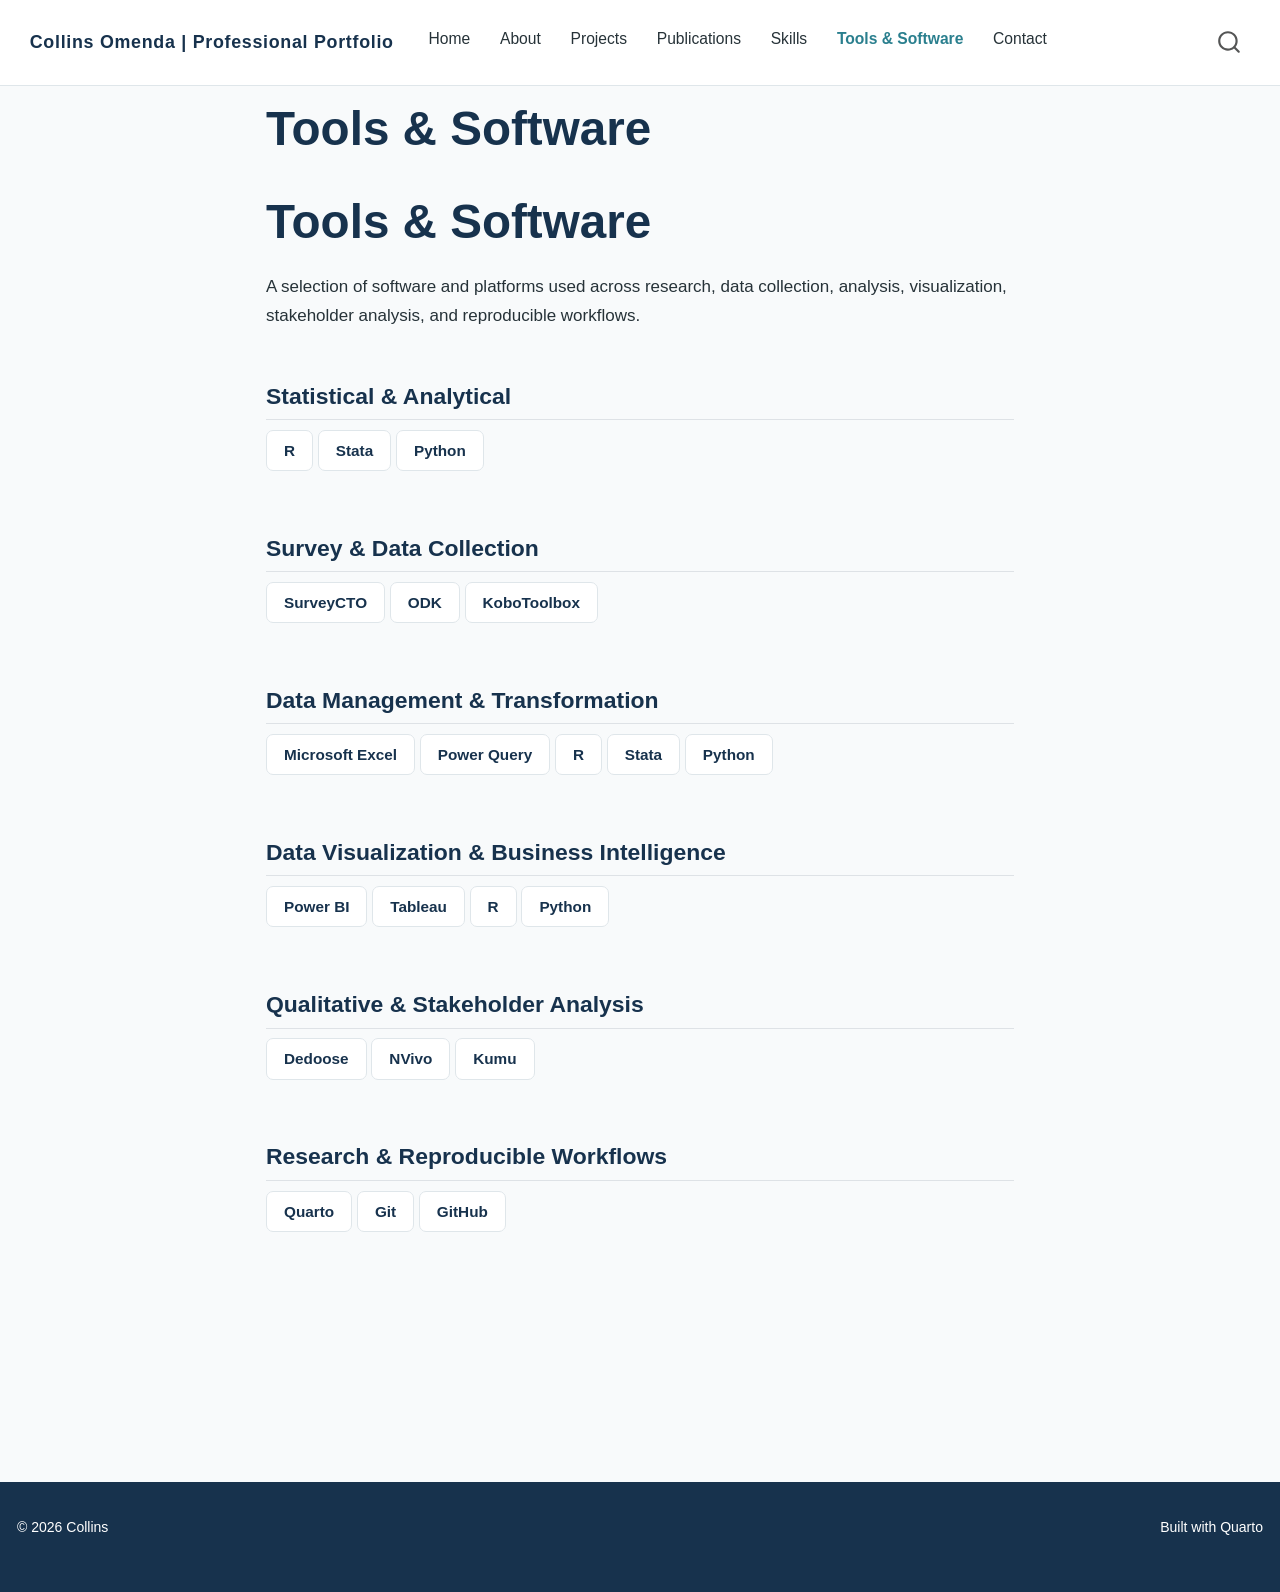
<file: tools.html>
<!DOCTYPE html>
<html xmlns="http://www.w3.org/1999/xhtml" lang="en" xml:lang="en"><head>

<meta charset="utf-8">
<meta name="generator" content="quarto-1.10.18">

<meta name="viewport" content="width=device-width, initial-scale=1.0, user-scalable=yes">


<title>Tools &amp; Software – Collins Omenda | Professional Portfolio</title>
<style>
/* Default styles provided by pandoc.
** See https://pandoc.org/MANUAL.html#variables-for-html for config info.
*/
span.smallcaps{font-variant: small-caps;}
div.columns{display: flex; gap: 1.5em;}
div.column{flex: auto;}
@media screen {
div.columns{gap: min(4vw, 1.5em);}
div.column{overflow-x: auto;}
}
div.hanging-indent{margin-left: 1.5em; text-indent: -1.5em;}
ul.task-list{list-style: none;}
ul.task-list li input[type="checkbox"] {
  width: 0.8em;
  margin: 0 0.8em 0.2em -1em; /* quarto-specific, see https://github.com/quarto-dev/quarto-cli/issues/4556 */ 
  vertical-align: middle;
}
</style>


<script src="site_libs/quarto-nav/quarto-nav.js"></script>
<script src="site_libs/quarto-nav/headroom.min.js"></script>
<script src="site_libs/clipboard/clipboard.min.js"></script>
<script src="site_libs/quarto-search/autocomplete.umd.js"></script>
<script src="site_libs/quarto-search/fuse.min.js"></script>
<script src="site_libs/quarto-search/quarto-search.js"></script>
<meta name="quarto:offset" content="./">
<script src="site_libs/quarto-html/quarto.js" type="module"></script>
<script src="site_libs/quarto-html/tabsets/tabsets.js" type="module"></script>
<script src="site_libs/quarto-html/popper.min.js"></script>
<script src="site_libs/quarto-html/tippy.umd.min.js"></script>
<script src="site_libs/quarto-html/anchor.min.js"></script>
<link href="site_libs/quarto-html/tippy.css" rel="stylesheet">
<link href="site_libs/quarto-html/quarto-syntax-highlighting-64a204ab8560d761af7679ceaba22944.css" rel="stylesheet" id="quarto-text-highlighting-styles">
<script src="site_libs/bootstrap/bootstrap.min.js"></script>
<link href="site_libs/bootstrap/bootstrap-icons.css" rel="stylesheet">
<link href="site_libs/bootstrap/bootstrap-172ba59bd5e0b52282274ba0c0cc16fc.min.css" rel="stylesheet" append-hash="true" id="quarto-bootstrap" data-mode="light">
<script id="quarto-search-options" type="application/json">{
  "location": "navbar",
  "copy-button": false,
  "collapse-after": 3,
  "panel-placement": "end",
  "type": "overlay",
  "limit": 50,
  "keyboard-shortcut": [
    "f",
    "/",
    "s"
  ],
  "show-item-context": false,
  "language": {
    "search-no-results-text": "No results",
    "search-matching-documents-text": "matching documents",
    "search-copy-link-title": "Copy link to search",
    "search-hide-matches-text": "Hide additional matches",
    "search-more-match-text": "more match in this document",
    "search-more-matches-text": "more matches in this document",
    "search-clear-button-title": "Clear",
    "search-text-placeholder": "",
    "search-detached-cancel-button-title": "Cancel",
    "search-submit-button-title": "Submit",
    "search-label": "Search"
  }
}</script>
<style>html{ scroll-behavior: smooth; }</style>


<link rel="stylesheet" href="styles.css">
</head>

<body class="nav-fixed fullcontent quarto-light">

<div id="quarto-search-results"></div>
  <header id="quarto-header" class="headroom fixed-top">
    <nav class="navbar navbar-expand-lg " data-bs-theme="dark">
      <div class="navbar-container container-fluid">
      <div class="navbar-brand-container mx-auto">
    <a class="navbar-brand" href="./index.html">
    <span class="navbar-title">Collins Omenda | Professional Portfolio</span>
    </a>
  </div>
            <div id="quarto-search" class="" title="Search"></div>
          <button class="navbar-toggler" type="button" data-bs-toggle="collapse" data-bs-target="#navbarCollapse" aria-controls="navbarCollapse" role="menu" aria-expanded="false" aria-label="Toggle navigation" onclick="if (window.quartoToggleHeadroom) { window.quartoToggleHeadroom(); }">
  <span class="navbar-toggler-icon"></span>
</button>
          <div class="collapse navbar-collapse" id="navbarCollapse">
            <ul class="navbar-nav navbar-nav-scroll me-auto">
  <li class="nav-item">
    <a class="nav-link" href="./index.html"> 
<span class="menu-text">Home</span></a>
  </li>  
  <li class="nav-item">
    <a class="nav-link" href="./about.html"> 
<span class="menu-text">About</span></a>
  </li>  
  <li class="nav-item">
    <a class="nav-link" href="./projects.html"> 
<span class="menu-text">Projects</span></a>
  </li>  
  <li class="nav-item">
    <a class="nav-link" href="./publications.html"> 
<span class="menu-text">Publications</span></a>
  </li>  
  <li class="nav-item">
    <a class="nav-link" href="./skills.html"> 
<span class="menu-text">Skills</span></a>
  </li>  
  <li class="nav-item">
    <a class="nav-link active" href="./tools.html" aria-current="page"> 
<span class="menu-text">Tools &amp; Software</span></a>
  </li>  
  <li class="nav-item">
    <a class="nav-link" href="./contact.html"> 
<span class="menu-text">Contact</span></a>
  </li>  
</ul>
          </div> <!-- /navcollapse -->
            <div class="quarto-navbar-tools">
</div>
      </div> <!-- /container-fluid -->
    </nav>
</header>
<!-- content -->
<div id="quarto-content" class="quarto-container page-columns page-rows-contents page-layout-article page-navbar">
<!-- sidebar -->
<!-- margin-sidebar -->
    
<!-- main -->
<main class="content" id="quarto-document-content">

<header id="title-block-header" class="quarto-title-block default">
<div class="quarto-title">
<h1 class="title">Tools &amp; Software</h1>
</div>



<div class="quarto-title-meta">

    
  
    
  </div>
  


</header>


<section id="tools-software" class="level1">
<h1>Tools &amp; Software</h1>
<p>A selection of software and platforms used across research, data collection, analysis, visualization, stakeholder analysis, and reproducible workflows.</p>
<section id="statistical-analytical" class="level2 tools-section">
<h2 class="anchored" data-anchor-id="statistical-analytical">Statistical &amp; Analytical</h2>
<div class="tool-list">
<p><span>R</span> <span>Stata</span> <span>Python</span></p>
</div>
</section>
<section id="survey-data-collection" class="level2 tools-section">
<h2 class="anchored" data-anchor-id="survey-data-collection">Survey &amp; Data Collection</h2>
<div class="tool-list">
<p><span>SurveyCTO</span> <span>ODK</span> <span>KoboToolbox</span></p>
</div>
</section>
<section id="data-management-transformation" class="level2 tools-section">
<h2 class="anchored" data-anchor-id="data-management-transformation">Data Management &amp; Transformation</h2>
<div class="tool-list">
<p><span>Microsoft Excel</span> <span>Power Query</span> <span>R</span> <span>Stata</span> <span>Python</span></p>
</div>
</section>
<section id="data-visualization-business-intelligence" class="level2 tools-section">
<h2 class="anchored" data-anchor-id="data-visualization-business-intelligence">Data Visualization &amp; Business Intelligence</h2>
<div class="tool-list">
<p><span>Power BI</span> <span>Tableau</span> <span>R</span> <span>Python</span></p>
</div>
</section>
<section id="qualitative-stakeholder-analysis" class="level2 tools-section">
<h2 class="anchored" data-anchor-id="qualitative-stakeholder-analysis">Qualitative &amp; Stakeholder Analysis</h2>
<div class="tool-list">
<p><span>Dedoose</span> <span>NVivo</span> <span>Kumu</span></p>
</div>
</section>
<section id="research-reproducible-workflows" class="level2 tools-section">
<h2 class="anchored" data-anchor-id="research-reproducible-workflows">Research &amp; Reproducible Workflows</h2>
<div class="tool-list">
<p><span>Quarto</span> <span>Git</span> <span>GitHub</span></p>
</div>
</section>


</section>

</main> <!-- /main -->
<script id="quarto-html-after-body" type="application/javascript">
  window.document.addEventListener("DOMContentLoaded", function (event) {
    const icon = "";
    const anchorJS = new window.AnchorJS();
    anchorJS.options = {
      placement: 'right',
      icon: icon
    };
    anchorJS.add('.anchored');
    const isCodeAnnotation = (el) => {
      for (const clz of el.classList) {
        if (clz.startsWith('code-annotation-')) {                     
          return true;
        }
      }
      return false;
    }
    const onCopySuccess = function(e) {
      // button target
      const button = e.trigger;
      // don't keep focus
      button.blur();
      // flash "checked"
      button.classList.add('code-copy-button-checked');
      var currentTitle = button.getAttribute("title");
      button.setAttribute("title", "Copied!");
      let tooltip;
      if (window.bootstrap) {
        button.setAttribute("data-bs-toggle", "tooltip");
        button.setAttribute("data-bs-placement", "left");
        button.setAttribute("data-bs-title", "Copied!");
        tooltip = new bootstrap.Tooltip(button, 
          { trigger: "manual", 
            customClass: "code-copy-button-tooltip",
            offset: [0, -8]});
        tooltip.show();    
      }
      setTimeout(function() {
        if (tooltip) {
          tooltip.hide();
          button.removeAttribute("data-bs-title");
          button.removeAttribute("data-bs-toggle");
          button.removeAttribute("data-bs-placement");
        }
        button.setAttribute("title", currentTitle);
        button.classList.remove('code-copy-button-checked');
      }, 1000);
      // clear code selection
      e.clearSelection();
    }
    const getTextToCopy = function(trigger) {
      const outerScaffold = trigger.parentElement.cloneNode(true);
      const codeEl = outerScaffold.querySelector('code');
      for (const childEl of codeEl.children) {
        if (isCodeAnnotation(childEl)) {
          childEl.remove();
        }
      }
      return codeEl.innerText;
    }
    const clipboard = new window.ClipboardJS('.code-copy-button:not([data-in-quarto-modal])', {
      text: getTextToCopy
    });
    clipboard.on('success', onCopySuccess);
    if (window.document.getElementById('quarto-embedded-source-code-modal')) {
      const clipboardModal = new window.ClipboardJS('.code-copy-button[data-in-quarto-modal]', {
        text: getTextToCopy,
        container: window.document.getElementById('quarto-embedded-source-code-modal')
      });
      clipboardModal.on('success', onCopySuccess);
    }
      var localhostRegex = new RegExp(/^(?:http|https):\/\/localhost\:?[0-9]*\//);
      var mailtoRegex = new RegExp(/^mailto:/);
        var filterRegex = new RegExp("https:\/\/Collins-Omenda\.github\.io\/Collins-Omenda-Portfolio\/");
      var isInternal = (href) => {
          return filterRegex.test(href) || localhostRegex.test(href) || mailtoRegex.test(href);
      }
      // Inspect non-navigation links and adorn them if external
     var links = window.document.querySelectorAll('a[href]:not(.nav-link):not(.navbar-brand):not(.toc-action):not(.sidebar-link):not(.sidebar-item-toggle):not(.pagination-link):not(.no-external):not([aria-hidden]):not(.dropdown-item):not(.quarto-navigation-tool):not(.about-link)');
      for (var i=0; i<links.length; i++) {
        const link = links[i];
        if (!isInternal(link.href)) {
          // undo the damage that might have been done by quarto-nav.js in the case of
          // links that we want to consider external
          if (link.dataset.originalHref !== undefined) {
            link.href = link.dataset.originalHref;
          }
        }
      }
    function tippyHover(el, contentFn, onTriggerFn, onUntriggerFn) {
      const config = {
        allowHTML: true,
        maxWidth: 500,
        delay: 100,
        arrow: false,
        appendTo: function(el) {
            return el.parentElement;
        },
        interactive: true,
        interactiveBorder: 10,
        theme: 'quarto',
        placement: 'bottom-start',
      };
      if (contentFn) {
        config.content = contentFn;
      }
      if (onTriggerFn) {
        config.onTrigger = onTriggerFn;
      }
      if (onUntriggerFn) {
        config.onUntrigger = onUntriggerFn;
      }
      window.tippy(el, config); 
    }
    const noterefs = window.document.querySelectorAll('a[role="doc-noteref"]');
    for (var i=0; i<noterefs.length; i++) {
      const ref = noterefs[i];
      tippyHover(ref, function() {
        // use id or data attribute instead here
        let href = ref.getAttribute('data-footnote-href') || ref.getAttribute('href');
        try { href = new URL(href).hash; } catch {}
        const id = href.replace(/^#\/?/, "");
        const note = window.document.getElementById(id);
        if (note) {
          return note.innerHTML;
        } else {
          return "";
        }
      });
    }
    const xrefs = window.document.querySelectorAll('a.quarto-xref');
    const processXRef = (id, note) => {
      // Strip column container classes
      const stripColumnClz = (el) => {
        el.classList.remove("page-full", "page-columns");
        if (el.children) {
          for (const child of el.children) {
            stripColumnClz(child);
          }
        }
      }
      stripColumnClz(note)
      if (id === null || id.startsWith('sec-')) {
        // Special case sections, only their first couple elements
        const container = document.createElement("div");
        if (note.children && note.children.length > 2) {
          container.appendChild(note.children[0].cloneNode(true));
          for (let i = 1; i < note.children.length; i++) {
            const child = note.children[i];
            if (child.tagName === "P" && child.innerText === "") {
              continue;
            } else {
              container.appendChild(child.cloneNode(true));
              break;
            }
          }
          if (window.Quarto?.typesetMath) {
            window.Quarto.typesetMath(container);
          }
          return container.innerHTML
        } else {
          if (window.Quarto?.typesetMath) {
            window.Quarto.typesetMath(note);
          }
          return note.innerHTML;
        }
      } else {
        // Remove any anchor links if they are present
        const anchorLink = note.querySelector('a.anchorjs-link');
        if (anchorLink) {
          anchorLink.remove();
        }
        if (window.Quarto?.typesetMath) {
          window.Quarto.typesetMath(note);
        }
        if (note.classList.contains("callout")) {
          return note.outerHTML;
        } else {
          return note.innerHTML;
        }
      }
    }
    for (var i=0; i<xrefs.length; i++) {
      const xref = xrefs[i];
      tippyHover(xref, undefined, function(instance) {
        instance.disable();
        let url = xref.getAttribute('href');
        let hash = undefined; 
        if (url.startsWith('#')) {
          hash = url;
        } else {
          try { hash = new URL(url).hash; } catch {}
        }
        if (hash) {
          const id = hash.replace(/^#\/?/, "");
          const note = window.document.getElementById(id);
          if (note !== null) {
            try {
              const html = processXRef(id, note.cloneNode(true));
              instance.setContent(html);
            } finally {
              instance.enable();
              instance.show();
            }
          } else {
            // See if we can fetch this
            fetch(url.split('#')[0])
            .then(res => res.text())
            .then(html => {
              const parser = new DOMParser();
              const htmlDoc = parser.parseFromString(html, "text/html");
              const note = htmlDoc.getElementById(id);
              if (note !== null) {
                const html = processXRef(id, note);
                instance.setContent(html);
              } 
            }).finally(() => {
              instance.enable();
              instance.show();
            });
          }
        } else {
          // See if we can fetch a full url (with no hash to target)
          // This is a special case and we should probably do some content thinning / targeting
          fetch(url)
          .then(res => res.text())
          .then(html => {
            const parser = new DOMParser();
            const htmlDoc = parser.parseFromString(html, "text/html");
            const note = htmlDoc.querySelector('main.content');
            if (note !== null) {
              // This should only happen for chapter cross references
              // (since there is no id in the URL)
              // remove the first header
              if (note.children.length > 0 && note.children[0].tagName === "HEADER") {
                note.children[0].remove();
              }
              const html = processXRef(null, note);
              instance.setContent(html);
            } 
          }).finally(() => {
            instance.enable();
            instance.show();
          });
        }
      }, function(instance) {
      });
    }
        let selectedAnnoteEl;
        const selectorForAnnotation = ( cell, annotation) => {
          let cellAttr = 'data-code-cell="' + cell + '"';
          let lineAttr = 'data-code-annotation="' +  annotation + '"';
          const selector = 'span[' + cellAttr + '][' + lineAttr + ']';
          return selector;
        }
        const selectCodeLines = (annoteEl) => {
          const doc = window.document;
          const targetCell = annoteEl.getAttribute("data-target-cell");
          const targetAnnotation = annoteEl.getAttribute("data-target-annotation");
          const annoteSpan = window.document.querySelector(selectorForAnnotation(targetCell, targetAnnotation));
          const lines = annoteSpan.getAttribute("data-code-lines").split(",");
          const lineIds = lines.map((line) => {
            return targetCell + "-" + line;
          })
          let top = null;
          let height = null;
          let parent = null;
          if (lineIds.length > 0) {
              //compute the position of the single el (top and bottom and make a div)
              const el = window.document.getElementById(lineIds[0]);
              top = el.offsetTop;
              height = el.offsetHeight;
              parent = el.parentElement.parentElement;
            if (lineIds.length > 1) {
              const lastEl = window.document.getElementById(lineIds[lineIds.length - 1]);
              const bottom = lastEl.offsetTop + lastEl.offsetHeight;
              height = bottom - top;
            }
            if (top !== null && height !== null && parent !== null) {
              // cook up a div (if necessary) and position it 
              let div = window.document.getElementById("code-annotation-line-highlight");
              if (div === null) {
                div = window.document.createElement("div");
                div.setAttribute("id", "code-annotation-line-highlight");
                div.style.position = 'absolute';
                parent.appendChild(div);
              }
              div.style.top = top - 2 + "px";
              div.style.height = height + 4 + "px";
              div.style.left = 0;
              let gutterDiv = window.document.getElementById("code-annotation-line-highlight-gutter");
              if (gutterDiv === null) {
                gutterDiv = window.document.createElement("div");
                gutterDiv.setAttribute("id", "code-annotation-line-highlight-gutter");
                gutterDiv.style.position = 'absolute';
                const codeCell = window.document.getElementById(targetCell);
                const gutter = codeCell.querySelector('.code-annotation-gutter');
                gutter.appendChild(gutterDiv);
              }
              gutterDiv.style.top = top - 2 + "px";
              gutterDiv.style.height = height + 4 + "px";
            }
            selectedAnnoteEl = annoteEl;
          }
        };
        const unselectCodeLines = () => {
          const elementsIds = ["code-annotation-line-highlight", "code-annotation-line-highlight-gutter"];
          elementsIds.forEach((elId) => {
            const div = window.document.getElementById(elId);
            if (div) {
              div.remove();
            }
          });
          selectedAnnoteEl = undefined;
        };
          // Handle positioning of the toggle
      window.addEventListener(
        "resize",
        throttle(() => {
          elRect = undefined;
          if (selectedAnnoteEl) {
            selectCodeLines(selectedAnnoteEl);
          }
        }, 10)
      );
      function throttle(fn, ms) {
      let throttle = false;
      let timer;
        return (...args) => {
          if(!throttle) { // first call gets through
              fn.apply(this, args);
              throttle = true;
          } else { // all the others get throttled
              if(timer) clearTimeout(timer); // cancel #2
              timer = setTimeout(() => {
                fn.apply(this, args);
                timer = throttle = false;
              }, ms);
          }
        };
      }
        // Attach click handler to the DT
        const annoteDls = window.document.querySelectorAll('dt[data-target-cell]');
        for (const annoteDlNode of annoteDls) {
          annoteDlNode.addEventListener('click', (event) => {
            const clickedEl = event.target;
            if (clickedEl !== selectedAnnoteEl) {
              unselectCodeLines();
              const activeEl = window.document.querySelector('dt[data-target-cell].code-annotation-active');
              if (activeEl) {
                activeEl.classList.remove('code-annotation-active');
              }
              selectCodeLines(clickedEl);
              clickedEl.classList.add('code-annotation-active');
            } else {
              // Unselect the line
              unselectCodeLines();
              clickedEl.classList.remove('code-annotation-active');
            }
          });
        }
    const findCites = (el) => {
      const parentEl = el.parentElement;
      if (parentEl) {
        const cites = parentEl.dataset.cites;
        if (cites) {
          return {
            el,
            cites: cites.split(' ')
          };
        } else {
          return findCites(el.parentElement)
        }
      } else {
        return undefined;
      }
    };
    var bibliorefs = window.document.querySelectorAll('a[role="doc-biblioref"]');
    for (var i=0; i<bibliorefs.length; i++) {
      const ref = bibliorefs[i];
      const citeInfo = findCites(ref);
      if (citeInfo) {
        tippyHover(citeInfo.el, function() {
          var popup = window.document.createElement('div');
          citeInfo.cites.forEach(function(cite) {
            var citeDiv = window.document.createElement('div');
            citeDiv.classList.add('hanging-indent');
            citeDiv.classList.add('csl-entry');
            var biblioDiv = window.document.getElementById('ref-' + cite);
            if (biblioDiv) {
              citeDiv.innerHTML = biblioDiv.innerHTML;
            }
            popup.appendChild(citeDiv);
          });
          return popup.innerHTML;
        });
      }
    }
  });
  </script>
</div> <!-- /content -->
<footer class="footer">
  <div class="nav-footer">
    <div class="nav-footer-left">
<p>© 2026 Collins</p>
</div>   
    <div class="nav-footer-center">
      &nbsp;
    </div>
    <div class="nav-footer-right">
<p>Built with Quarto</p>
</div>
  </div>
</footer>




<script src="site_libs/quarto-html/zenscroll-min.js"></script>
</body></html>
</file>
<file: site_libs/quarto-html/tippy.css>
.tippy-box[data-animation=fade][data-state=hidden]{opacity:0}[data-tippy-root]{max-width:calc(100vw - 10px)}.tippy-box{position:relative;background-color:#333;color:#fff;border-radius:4px;font-size:14px;line-height:1.4;white-space:normal;outline:0;transition-property:transform,visibility,opacity}.tippy-box[data-placement^=top]>.tippy-arrow{bottom:0}.tippy-box[data-placement^=top]>.tippy-arrow:before{bottom:-7px;left:0;border-width:8px 8px 0;border-top-color:initial;transform-origin:center top}.tippy-box[data-placement^=bottom]>.tippy-arrow{top:0}.tippy-box[data-placement^=bottom]>.tippy-arrow:before{top:-7px;left:0;border-width:0 8px 8px;border-bottom-color:initial;transform-origin:center bottom}.tippy-box[data-placement^=left]>.tippy-arrow{right:0}.tippy-box[data-placement^=left]>.tippy-arrow:before{border-width:8px 0 8px 8px;border-left-color:initial;right:-7px;transform-origin:center left}.tippy-box[data-placement^=right]>.tippy-arrow{left:0}.tippy-box[data-placement^=right]>.tippy-arrow:before{left:-7px;border-width:8px 8px 8px 0;border-right-color:initial;transform-origin:center right}.tippy-box[data-inertia][data-state=visible]{transition-timing-function:cubic-bezier(.54,1.5,.38,1.11)}.tippy-arrow{width:16px;height:16px;color:#333}.tippy-arrow:before{content:"";position:absolute;border-color:transparent;border-style:solid}.tippy-content{position:relative;padding:5px 9px;z-index:1}
</file>
<file: site_libs/quarto-html/quarto-syntax-highlighting-64a204ab8560d761af7679ceaba22944.css>
/* quarto syntax highlight colors */
:root {
  --quarto-hl-ot-color: #003B4F;
  --quarto-hl-at-color: #657422;
  --quarto-hl-ss-color: #20794D;
  --quarto-hl-an-color: #5E5E5E;
  --quarto-hl-fu-color: #4758AB;
  --quarto-hl-st-color: #20794D;
  --quarto-hl-cf-color: #003B4F;
  --quarto-hl-op-color: #5E5E5E;
  --quarto-hl-er-color: #AD0000;
  --quarto-hl-bn-color: #AD0000;
  --quarto-hl-al-color: #AD0000;
  --quarto-hl-va-color: #111111;
  --quarto-hl-bu-color: inherit;
  --quarto-hl-ex-color: inherit;
  --quarto-hl-pp-color: #AD0000;
  --quarto-hl-in-color: #5E5E5E;
  --quarto-hl-vs-color: #20794D;
  --quarto-hl-wa-color: #5E5E5E;
  --quarto-hl-do-color: #5E5E5E;
  --quarto-hl-im-color: #00769E;
  --quarto-hl-ch-color: #20794D;
  --quarto-hl-dt-color: #AD0000;
  --quarto-hl-fl-color: #AD0000;
  --quarto-hl-co-color: #5E5E5E;
  --quarto-hl-cv-color: #5E5E5E;
  --quarto-hl-cn-color: #8f5902;
  --quarto-hl-sc-color: #5E5E5E;
  --quarto-hl-dv-color: #AD0000;
  --quarto-hl-kw-color: #003B4F;
}

/* other quarto variables */
:root {
  --quarto-font-monospace: SFMono-Regular, Menlo, Monaco, Consolas, "Liberation Mono", "Courier New", monospace;
}

/* syntax highlight based on Pandoc's rules */
pre > code.sourceCode > span {
  color: #003B4F;
}

code.sourceCode > span {
  color: #003B4F;
}

div.sourceCode,
div.sourceCode pre.sourceCode {
  color: #003B4F;
}

/* Normal */
code span {
  color: #003B4F;
}

/* Alert */
code span.al {
  color: #AD0000;
  font-style: inherit;
}

/* Annotation */
code span.an {
  color: #5E5E5E;
  font-style: inherit;
}

/* Attribute */
code span.at {
  color: #657422;
  font-style: inherit;
}

/* BaseN */
code span.bn {
  color: #AD0000;
  font-style: inherit;
}

/* BuiltIn */
code span.bu {
  font-style: inherit;
}

/* ControlFlow */
code span.cf {
  color: #003B4F;
  font-weight: bold;
  font-style: inherit;
}

/* Char */
code span.ch {
  color: #20794D;
  font-style: inherit;
}

/* Constant */
code span.cn {
  color: #8f5902;
  font-style: inherit;
}

/* Comment */
code span.co {
  color: #5E5E5E;
  font-style: inherit;
}

/* CommentVar */
code span.cv {
  color: #5E5E5E;
  font-style: italic;
}

/* Documentation */
code span.do {
  color: #5E5E5E;
  font-style: italic;
}

/* DataType */
code span.dt {
  color: #AD0000;
  font-style: inherit;
}

/* DecVal */
code span.dv {
  color: #AD0000;
  font-style: inherit;
}

/* Error */
code span.er {
  color: #AD0000;
  font-style: inherit;
}

/* Extension */
code span.ex {
  font-style: inherit;
}

/* Float */
code span.fl {
  color: #AD0000;
  font-style: inherit;
}

/* Function */
code span.fu {
  color: #4758AB;
  font-style: inherit;
}

/* Import */
code span.im {
  color: #00769E;
  font-style: inherit;
}

/* Information */
code span.in {
  color: #5E5E5E;
  font-style: inherit;
}

/* Keyword */
code span.kw {
  color: #003B4F;
  font-weight: bold;
  font-style: inherit;
}

/* Operator */
code span.op {
  color: #5E5E5E;
  font-style: inherit;
}

/* Other */
code span.ot {
  color: #003B4F;
  font-style: inherit;
}

/* Preprocessor */
code span.pp {
  color: #AD0000;
  font-style: inherit;
}

/* SpecialChar */
code span.sc {
  color: #5E5E5E;
  font-style: inherit;
}

/* SpecialString */
code span.ss {
  color: #20794D;
  font-style: inherit;
}

/* String */
code span.st {
  color: #20794D;
  font-style: inherit;
}

/* Variable */
code span.va {
  color: #111111;
  font-style: inherit;
}

/* VerbatimString */
code span.vs {
  color: #20794D;
  font-style: inherit;
}

/* Warning */
code span.wa {
  color: #5E5E5E;
  font-style: italic;
}

.prevent-inlining {
  content: "</";
}

/*# sourceMappingURL=9d8d5bb603a83b8298b89080a598c93b.css.map */
</file>
<file: styles.css>
/* =========================================================
   Collins Portfolio — Global Styles
   ========================================================= */

/* ---------- Color Palette ---------- */

:root {
  --primary: #17324d;
  --primary-light: #2d5875;
  --accent: #2a7f8e;
  --text: #263238;
  --muted: #667781;
  --background: #f8fafb;
  --surface: #ffffff;
  --border: #dfe6ea;
}


/* ---------- Base Page ---------- */

body {
  font-family: "Segoe UI", Arial, sans-serif;
  color: var(--text);
  background-color: var(--background);
  line-height: 1.7;
}


/* ---------- Navigation ---------- */
/* ---------- Navigation ---------- */

.navbar {
    background-color: var(--surface);
    border-bottom: 1px solid var(--border);
    padding: 0.9rem 1rem;
  }
  
  .navbar-brand {
    color: var(--primary) !important;
    font-size: 1.05rem;
    font-weight: 700;
    letter-spacing: 0.04em;
  }
  
  .navbar-nav .nav-link {
    color: var(--text) !important;
    font-size: 0.92rem;
    font-weight: 500;
    margin-left: 0.35rem;
    padding: 0.55rem 0.7rem !important;
    border-radius: 5px;
  }
  
  .navbar-nav .nav-link:hover {
    color: var(--accent) !important;
    background-color: #f1f6f7;
  }
  
  .navbar-nav .nav-link.active {
    color: var(--accent) !important;
    font-weight: 600;
  }


/* ---------- Headings ---------- */

h1,
h2,
h3,
h4 {
  color: var(--primary);
  font-weight: 700;
  line-height: 1.25;
}

h1 {
  font-size: 2.8rem;
  margin-bottom: 1.25rem;
}

h2 {
  font-size: 2rem;
  margin-top: 3rem;
  margin-bottom: 1.25rem;
}

h3 {
  font-size: 1.35rem;
  margin-top: 2rem;
}


/* ---------- Links ---------- */

a {
  color: var(--accent);
  text-decoration: none;
}

a:hover {
  color: var(--primary-light);
  text-decoration: underline;
}


/* ---------- Main Content ---------- */

main {
  max-width: 1100px;
  margin: 0 auto;
  padding: 3rem 1.5rem 5rem;
}


/* ---------- Lists ---------- */

ul {
  padding-left: 1.25rem;
}

li {
  margin-bottom: 0.45rem;
}


/* ---------- Horizontal Rules ---------- */

hr {
  border: 0;
  border-top: 1px solid var(--border);
  margin: 3rem 0;
}


/* ---------- Code / Technical Elements ---------- */

code {
  color: var(--primary);
  background-color: #eef3f5;
  padding: 0.15rem 0.35rem;
  border-radius: 4px;
}


/* ---------- Footer ---------- */
/* ---------- Footer ---------- */

.nav-footer {
    background-color: var(--primary);
    color: #ffffff;
    border-top: none;
    padding: 2rem 1.5rem;
    margin-top: 3rem;
  }
  
  .nav-footer a {
    color: #ffffff;
  }
  
  .nav-footer a:hover {
    color: #c9e5e8;
  }

/* ---------- Responsive Design ---------- */

@media (max-width: 768px) {

  main {
    padding: 2rem 1rem 4rem;
  }

  h1 {
    font-size: 2.2rem;
  }

  h2 {
    font-size: 1.7rem;
  }

  .navbar-nav .nav-link {
    margin-left: 0;
  }

}


/* =========================================================
   Homepage
   ========================================================= */

/* ---------- Hero ---------- */

.hero {
    background-color: #eef4f6;
    color: var(--text);
    margin: -3rem -1.5rem 4rem;
    padding: 6rem 3rem;
    border-bottom: 1px solid var(--border);
  }
  
  .hero-content {
    max-width: 850px;
    margin: 0 auto;
  }
  
  .hero-eyebrow {
    color: var(--accent);
    font-size: 0.8rem;
    font-weight: 700;
    letter-spacing: 0.15em;
    margin-bottom: 1.25rem;
  }
  
  .hero h1 {
    color: var(--primary) !important;
    font-size: 3.6rem;
    max-width: 850px;
    margin-bottom: 1.5rem;
  }
  
  .hero-description {
    color: var(--text);
    font-size: 1.2rem;
    line-height: 1.8;
    max-width: 720px;
  }
  
  .hero-buttons {
    display: flex;
    gap: 1rem;
    margin-top: 2rem;
    flex-wrap: wrap;
  }
  
  .btn-primary,
  .btn-secondary {
    display: inline-block;
    padding: 0.75rem 1.4rem;
    border-radius: 6px;
    font-weight: 600;
    text-decoration: none !important;
  }
  
  .btn-primary {
    background: var(--primary);
    color: #ffffff !important;
  }
  
  .btn-secondary {
    border: 1px solid var(--primary);
    color: var(--primary) !important;
    background: transparent;
  }
  
  .btn-primary:hover,
  .btn-secondary:hover {
    transform: translateY(-1px);
  }
  
  /* ---------- Project Cards ---------- */
  /* ---------- Project Cards ---------- */

.project-grid {
    display: grid;
    grid-template-columns: repeat(3, 1fr);
    gap: 1.5rem;
    margin: 2rem 0 4rem;
  }
  
  .project-card {
    background: var(--surface);
    border: 1px solid var(--border);
    border-radius: 14px;
    padding: 2rem;
    display: flex;
    flex-direction: column;
    min-height: 330px;
    transition: transform 0.2s ease, box-shadow 0.2s ease;
  }
  
  .project-card:hover {
    transform: translateY(-5px);
    box-shadow: 0 12px 30px rgba(23, 50, 77, 0.10);
  }
  
  .project-label {
    color: var(--accent);
    font-size: 0.72rem;
    font-weight: 700;
    letter-spacing: 0.1em;
    text-transform: uppercase;
    margin-bottom: 0.75rem;
  }
  
  .project-card h3 {
    color: var(--primary);
    font-size: 1.45rem;
    margin: 0 0 1rem;
  }
  
  .project-card p {
    color: var(--muted);
    font-size: 0.95rem;
    line-height: 1.65;
    margin-bottom: 1.25rem;
  }
  
  .project-tools {
    color: var(--text);
    font-size: 0.82rem;
    font-weight: 600;
    margin-top: auto;
    margin-bottom: 1.25rem;
    padding-top: 1rem;
    border-top: 1px solid var(--border);
  }
  
  .project-card a {
    color: var(--accent);
    font-weight: 600;
    font-size: 0.9rem;
  }
  
  .project-card a:hover {
    color: var(--primary);
  }
  
  /* ---------- Expertise ---------- */
  
  .expertise-grid {
    display: grid;
    grid-template-columns: repeat(3, 1fr);
    gap: 1px;
    background: var(--border);
    border: 1px solid var(--border);
    margin: 2rem 0 4rem;
  }
  
  .expertise-grid > div {
    background: var(--surface);
    padding: 1.5rem;
  }
  
  .expertise-grid strong {
    display: block;
    color: var(--primary);
    margin-bottom: 0.4rem;
  }
  
  .expertise-grid span {
    display: block;
    color: var(--muted);
    font-size: 0.9rem;
  }
  
  
  /* ---------- Mobile Homepage ---------- */
  
  @media (max-width: 900px) {
  
    .hero {
      margin-left: -1rem;
      margin-right: -1rem;
      padding: 4rem 1.5rem;
    }
  
    .hero h1 {
      font-size: 2.7rem;
    }
  
    .project-grid {
      grid-template-columns: 1fr;
    }
  
    .expertise-grid {
      grid-template-columns: 1fr;
    }
  
  }


  /* =========================================================
   Projects Page
   ========================================================= */

.portfolio-project-grid {
    display: grid;
    grid-template-columns: repeat(3, 1fr);
    gap: 1.5rem;
    margin: 2.5rem 0 4rem;
  }
  
  .portfolio-project-card {
    background: var(--surface);
    border: 1px solid var(--border);
    border-radius: 14px;
    padding: 2rem;
    display: flex;
    flex-direction: column;
    min-height: 500px;
    transition: transform 0.2s ease, box-shadow 0.2s ease;
  }
  
  .portfolio-project-card:hover {
    transform: translateY(-5px);
    box-shadow: 0 12px 30px rgba(23, 50, 77, 0.10);
  }
  
  .portfolio-project-category {
    color: var(--accent);
    font-size: 0.72rem;
    font-weight: 700;
    letter-spacing: 0.1em;
    text-transform: uppercase;
    margin-bottom: 1rem;
  }
  
  .portfolio-project-card h2 {
    color: var(--primary);
    font-size: 1.55rem;
    margin: 0 0 1rem;
  }
  
  .portfolio-project-summary {
    color: var(--muted);
    font-size: 0.95rem;
    line-height: 1.7;
    margin-bottom: 1.5rem;
  }
  
  .portfolio-project-section {
    margin-top: 0.75rem;
  }
  
  .portfolio-project-section strong {
    display: block;
    color: var(--primary);
    font-size: 0.82rem;
    margin-bottom: 0.35rem;
  }
  
  .portfolio-project-section p {
    color: var(--muted);
    font-size: 0.88rem;
    line-height: 1.6;
  }
  
  .portfolio-project-card > a {
    margin-top: auto;
    padding-top: 1.5rem;
    color: var(--accent);
    font-weight: 600;
    font-size: 0.9rem;
  }
  
  .portfolio-project-card > a:hover {
    color: var(--primary);
  }
  
  
  /* ---------- Responsive Projects ---------- */
  
  @media (max-width: 1000px) {
  
    .portfolio-project-grid {
      grid-template-columns: 1fr;
    }
  
    .portfolio-project-card {
      min-height: auto;
    }
  
  }


  /* =========================================================
   About Page
   ========================================================= */

.about-focus-grid {
    display: grid;
    grid-template-columns: repeat(3, 1fr);
    gap: 1rem;
    margin: 2rem 0 4rem;
  }
  
  .about-focus-card {
    background: var(--surface);
    border: 1px solid var(--border);
    border-radius: 10px;
    padding: 1.5rem;
  }
  
  .about-focus-card h3 {
    color: var(--primary);
    font-size: 1.05rem;
    margin: 0 0 0.75rem;
  }
  
  .about-focus-card p {
    color: var(--muted);
    font-size: 0.9rem;
    line-height: 1.65;
    margin: 0;
  }
  
  .about-tags {
    display: flex;
    flex-wrap: wrap;
    gap: 0.6rem;
    margin-top: 1.5rem;
  }
  
  .about-tags span {
    background: #eef4f6;
    border: 1px solid var(--border);
    color: var(--primary);
    padding: 0.5rem 0.85rem;
    border-radius: 20px;
    font-size: 0.85rem;
    font-weight: 600;
  }
  
  
  /* ---------- Responsive About ---------- */
  
  @media (max-width: 900px) {
  
    .about-focus-grid {
      grid-template-columns: repeat(2, 1fr);
    }
  
  }
  
  @media (max-width: 600px) {
  
    .about-focus-grid {
      grid-template-columns: 1fr;
    }
  
  }


  /* =========================================================
   Skills Page
   ========================================================= */

.skills-grid {
    display: grid;
    grid-template-columns: repeat(2, 1fr);
    gap: 1rem;
    margin: 2.5rem 0 4rem;
  }
  
  .skill-card {
    background: var(--surface);
    border: 1px solid var(--border);
    border-radius: 12px;
    padding: 1.75rem;
    transition: transform 0.2s ease, box-shadow 0.2s ease;
  }
  
  .skill-card:hover {
    transform: translateY(-3px);
    box-shadow: 0 8px 24px rgba(23, 50, 77, 0.08);
  }
  
  .skill-icon {
    color: var(--accent);
    font-size: 0.75rem;
    font-weight: 700;
    letter-spacing: 0.1em;
    margin-bottom: 0.75rem;
  }
  
  .skill-card h3 {
    color: var(--primary);
    font-size: 1.15rem;
    margin: 0 0 0.8rem;
  }
  
  .skill-card p {
    color: var(--muted);
    line-height: 1.7;
  }
  
  
  /* =========================================================
     Tools & Software Page
     ========================================================= */
  
  .tools-section {
    margin: 2.5rem 0;
  }
  
  .tools-section h2 {
    font-size: 1.35rem;
    margin-bottom: 1rem;
  }
  
  .tool-list {
    display: flex;
    flex-wrap: wrap;
    gap: 0.65rem;
  }
  
  .tool-list span {
    background: var(--surface);
    border: 1px solid var(--border);
    color: var(--primary);
    padding: 0.65rem 1rem;
    border-radius: 7px;
    font-size: 0.9rem;
    font-weight: 600;
    transition: all 0.2s ease;
  }
  
  .tool-list span:hover {
    border-color: var(--accent);
    color: var(--accent);
    transform: translateY(-2px);
  }
  
  
  /* ---------- Responsive Skills ---------- */
  
  @media (max-width: 700px) {
  
    .skills-grid {
      grid-template-columns: 1fr;
    }
  
  }


  /* =========================================================
   Publications Page
   ========================================================= */

.publication-list {
    margin: 2.5rem 0 4rem;
  }
  
  .publication-item {
    display: grid;
    grid-template-columns: 80px 1fr;
    gap: 2rem;
    padding: 2rem 0;
    border-bottom: 1px solid var(--border);
  }
  
  .publication-item:first-child {
    border-top: 1px solid var(--border);
  }
  
  .publication-year {
    color: var(--accent);
    font-size: 0.85rem;
    font-weight: 700;
    padding-top: 0.35rem;
  }
  
  .publication-content h3 {
    color: var(--primary);
    font-size: 1.2rem;
    line-height: 1.45;
    margin: 0 0 0.8rem;
  }
  
  .publication-content p {
    color: var(--muted);
    margin-bottom: 0.6rem;
  }
  
  .publication-content a {
    display: inline-block;
    margin-top: 0.5rem;
    color: var(--accent);
    font-size: 0.9rem;
    font-weight: 600;
  }
  
  .publication-content a:hover {
    color: var(--primary);
  }
  
  .empty-section {
    background: #f1f6f7;
    border: 1px dashed var(--border);
    border-radius: 8px;
    padding: 1.25rem 1.5rem;
    color: var(--muted);
    font-size: 0.9rem;
    margin: 1.5rem 0 3rem;
  }
  
  
  /* ---------- Responsive Publications ---------- */
  
  @media (max-width: 650px) {
  
    .publication-item {
      grid-template-columns: 1fr;
      gap: 0.5rem;
      padding: 1.75rem 0;
    }
  
    .publication-year {
      padding-top: 0;
    }
  
  }


  /* =========================================================
   Contact Page
   ========================================================= */

.contact-grid {
    display: grid;
    grid-template-columns: repeat(2, 1fr);
    gap: 1rem;
    margin: 2.5rem 0 4rem;
  }
  
  .contact-card {
    background: var(--surface);
    border: 1px solid var(--border);
    border-radius: 12px;
    padding: 1.75rem;
  }
  
  .contact-card h3 {
    color: var(--primary);
    font-size: 1.1rem;
    margin: 0 0 0.6rem;
  }
  
  .contact-card p {
    color: var(--muted);
  }
  
  .contact-card a {
    color: var(--accent);
    font-weight: 600;
  }
  
  .contact-card a:hover {
    color: var(--primary);
  }
  
  
  /* ---------- Responsive Contact ---------- */
  
  @media (max-width: 650px) {
  
    .contact-grid {
      grid-template-columns: 1fr;
    }
  
  }
</file>
